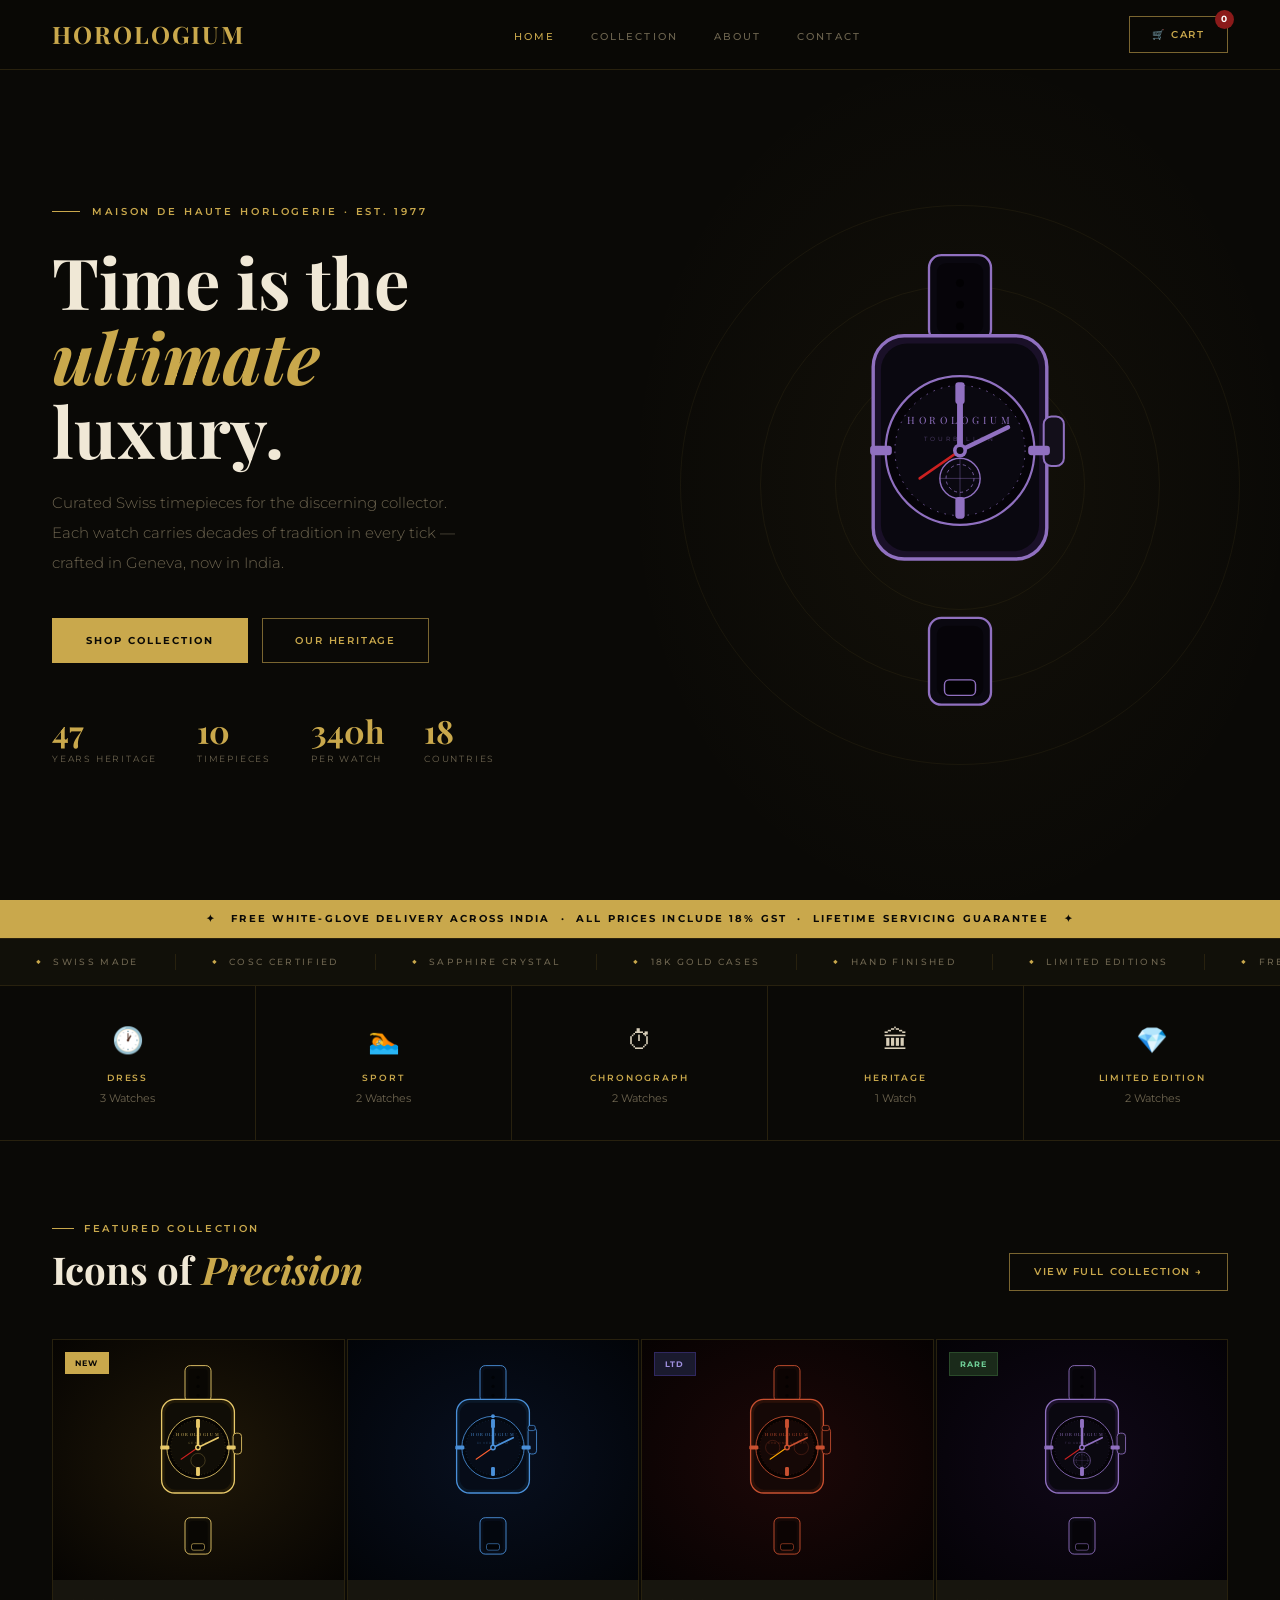
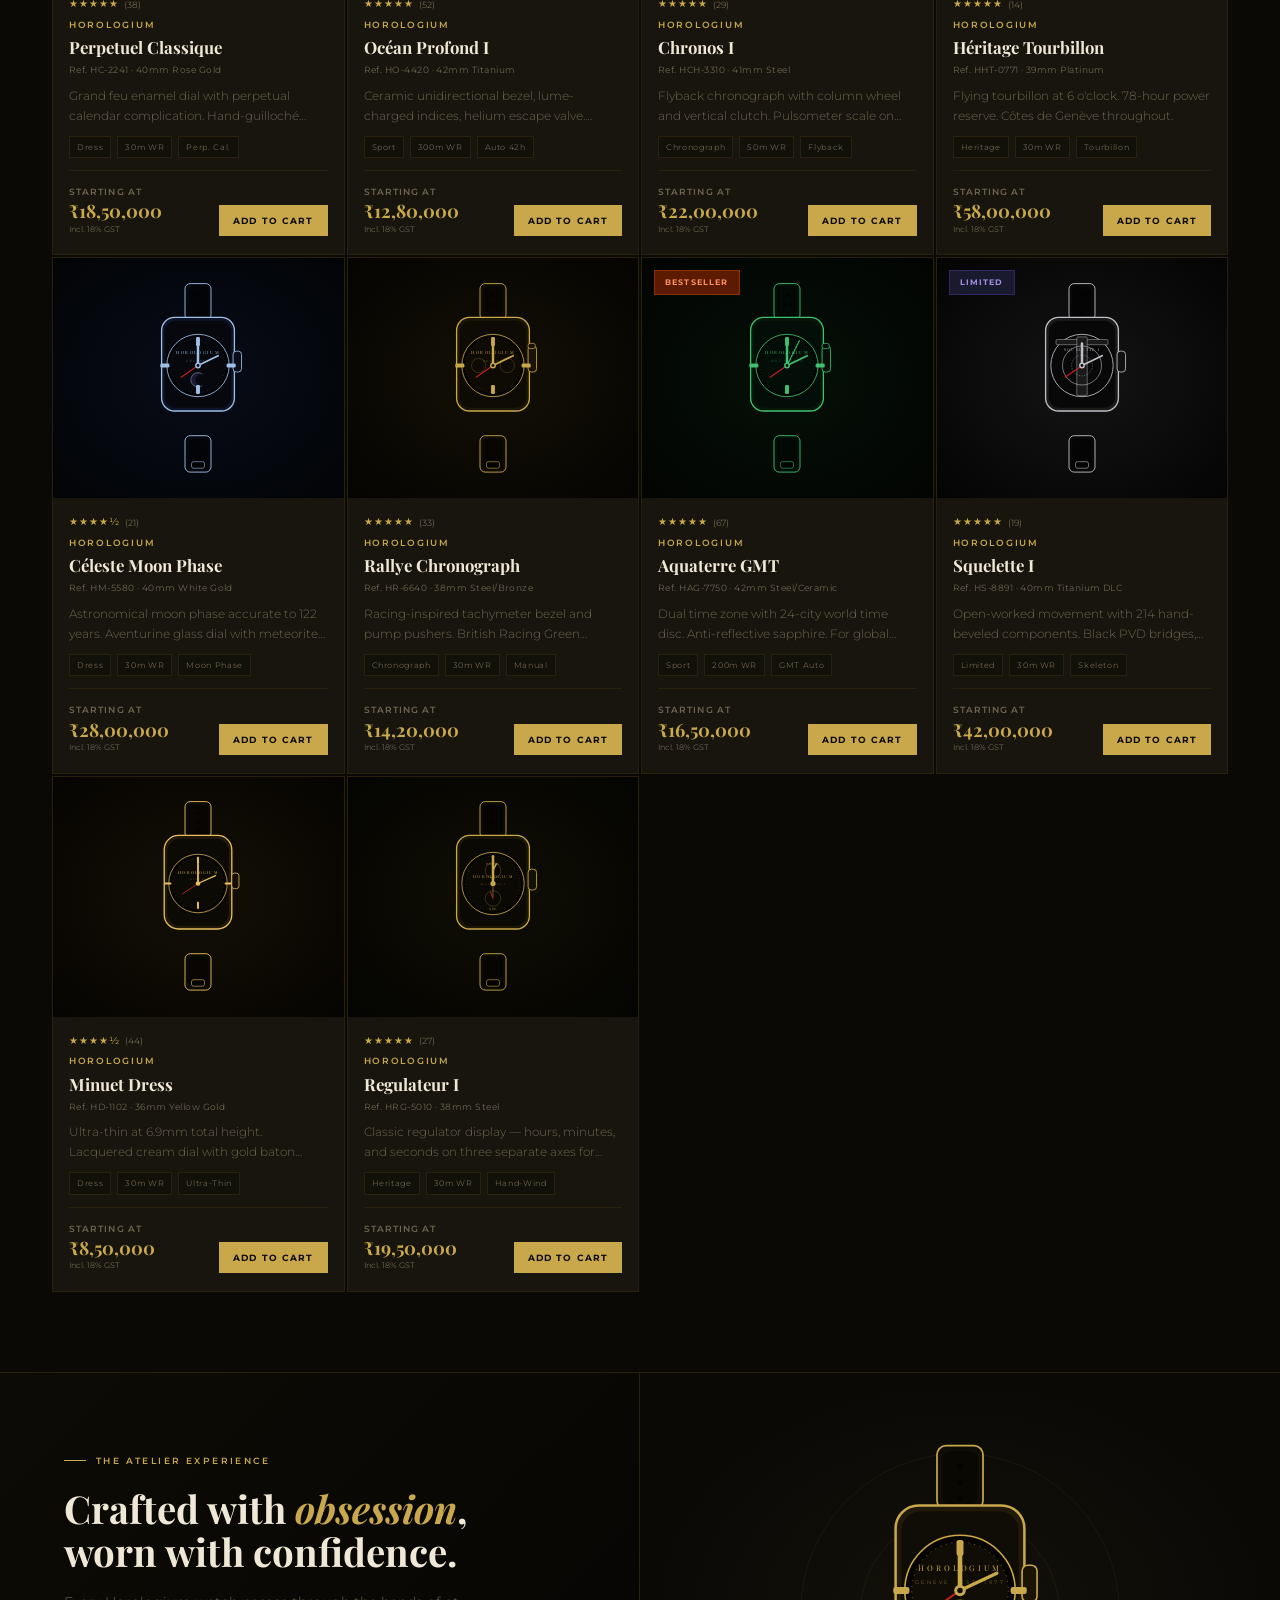
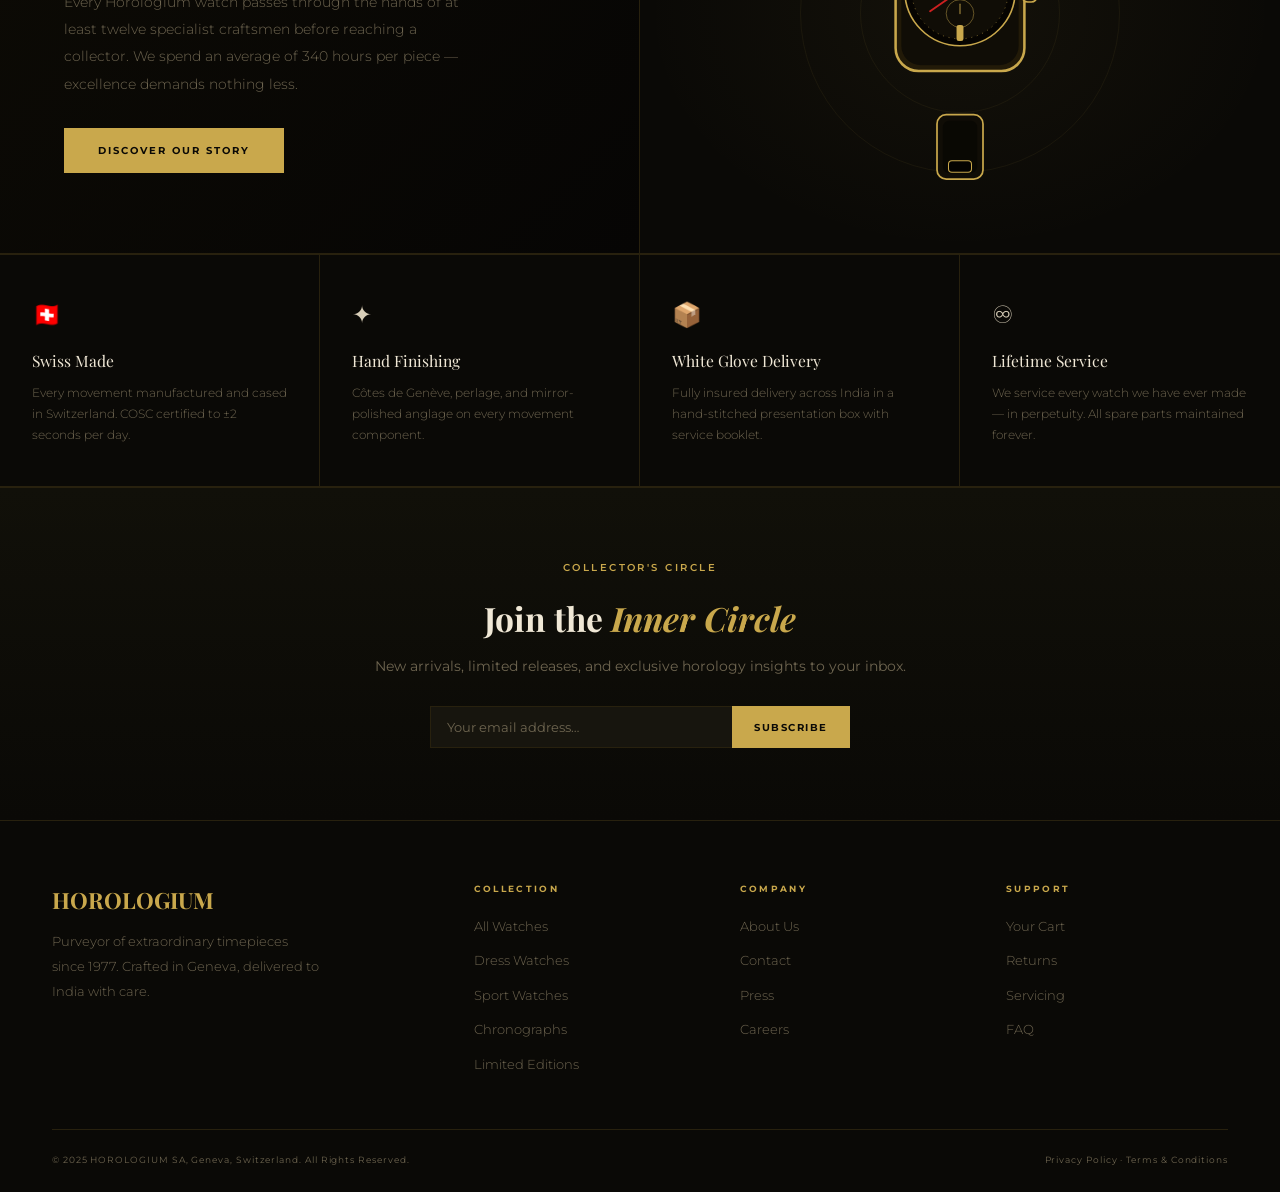
<file: index.html>
<!DOCTYPE html>
<html lang="en">
<head>
  <!-- Google tag (gtag.js) -->
<script async src="https://www.googletagmanager.com/gtag/js?id=G-4HZL4SSSK9"></script>
<script>
  window.dataLayer = window.dataLayer || [];
  function gtag(){dataLayer.push(arguments);}
  gtag('js', new Date());

  gtag('config', 'G-4HZL4SSSK9');
</script>
<!-- Google Tag Manager -->
<script>(function(w,d,s,l,i){w[l]=w[l]||[];w[l].push({'gtm.start':
new Date().getTime(),event:'gtm.js'});var f=d.getElementsByTagName(s)[0],
j=d.createElement(s),dl=l!='dataLayer'?'&l='+l:'';j.async=true;j.src=
'https://www.googletagmanager.com/gtm.js?id='+i+dl;f.parentNode.insertBefore(j,f);
})(window,document,'script','dataLayer','GTM-5T9J9LD3');</script>
<!-- End Google Tag Manager -->
<meta charset="UTF-8"/>
<meta name="viewport" content="width=device-width,initial-scale=1"/>
<title>HOROLOGIUM — Fine Timepieces</title>
<link href="https://fonts.googleapis.com/css2?family=Playfair+Display:ital,wght@0,600;0,700;1,600&family=Montserrat:wght@300;400;500;600&display=swap" rel="stylesheet"/>
<style>
/* ── RESET ── */
*,*::before,*::after{box-sizing:border-box;margin:0;padding:0}
html{scroll-behavior:smooth}
body{background:#0a0906;color:#d8ceb8;font-family:'Montserrat',sans-serif;font-size:15px;line-height:1.7;overflow-x:hidden}
a{text-decoration:none;color:inherit}
button{cursor:pointer;font-family:'Montserrat',sans-serif}
img{display:block;max-width:100%}
::-webkit-scrollbar{width:5px}
::-webkit-scrollbar-track{background:#0a0906}
::-webkit-scrollbar-thumb{background:#7a6530;border-radius:3px}

/* ── NAV ── */
nav{
  position:fixed;top:0;left:0;right:0;z-index:999;
  height:70px;display:flex;align-items:center;justify-content:space-between;
  padding:0 52px;
  background:rgba(10,9,6,0.95);
  backdrop-filter:blur(14px);
  border-bottom:1px solid #28210e;
}
.logo{
  font-family:'Playfair Display',serif;
  font-size:1.5rem;font-weight:700;
  color:#c9a84c;letter-spacing:0.08em;
}
.nav-links{display:flex;gap:36px;list-style:none}
.nav-links a{
  font-size:0.65rem;font-weight:500;
  letter-spacing:0.2em;text-transform:uppercase;
  color:#6e6550;transition:color 0.2s;
}
.nav-links a:hover,.nav-links a.active{color:#c9a84c}
.cart-pill{
  position:relative;
  display:inline-flex;align-items:center;gap:8px;
  padding:9px 22px;
  border:1px solid #7a6530;color:#c9a84c;background:transparent;
  font-size:0.62rem;font-weight:600;letter-spacing:0.18em;text-transform:uppercase;
  transition:all 0.22s;
}
.cart-pill:hover{background:#c9a84c;color:#0a0906}
.cart-pill a{color:inherit;display:flex;align-items:center;gap:8px}
#badge{
  position:absolute;top:-7px;right:-7px;
  width:19px;height:19px;border-radius:50%;
  background:#8b1a1a;color:#fff;
  font-size:0.55rem;font-weight:700;
  display:flex;align-items:center;justify-content:center;
}

/* ── HERO ── */
.hero{
  min-height:100vh;padding-top:70px;
  display:grid;grid-template-columns:1fr 1fr;
  position:relative;overflow:hidden;
}
.hero-left{
  display:flex;flex-direction:column;justify-content:center;
  padding:80px 56px 80px 52px;
}
.hero-tag{
  display:inline-flex;align-items:center;gap:12px;
  font-size:0.6rem;font-weight:600;letter-spacing:0.3em;text-transform:uppercase;
  color:#c9a84c;margin-bottom:24px;
}
.hero-tag::before{content:'';width:28px;height:1px;background:#c9a84c}
.hero-h1{
  font-family:'Playfair Display',serif;
  font-size:clamp(2.6rem,5.5vw,4.8rem);
  font-weight:700;color:#f0e8d6;
  line-height:1.06;margin-bottom:20px;
}
.hero-h1 em{font-style:italic;color:#c9a84c}
.hero-p{
  font-size:0.96rem;font-weight:300;color:#6e6550;
  max-width:420px;line-height:1.95;margin-bottom:40px;
}
.hero-btns{display:flex;gap:14px;flex-wrap:wrap;margin-bottom:52px}
.btn-gold{
  padding:14px 34px;background:#c9a84c;color:#0a0906;
  border:none;font-size:0.63rem;font-weight:700;
  letter-spacing:0.2em;text-transform:uppercase;
  transition:all 0.22s;display:inline-block;
}
.btn-gold:hover{background:#e8c96a;transform:translateY(-2px)}
.btn-ghost{
  padding:13px 32px;background:transparent;
  color:#c9a84c;border:1px solid #7a6530;
  font-size:0.63rem;font-weight:600;
  letter-spacing:0.18em;text-transform:uppercase;
  transition:all 0.22s;display:inline-block;
}
.btn-ghost:hover{background:rgba(201,168,76,0.09);border-color:#c9a84c}
.hero-stats{display:flex;gap:40px}
.stat-n{font-family:'Playfair Display',serif;font-size:2rem;font-weight:700;color:#c9a84c;line-height:1}
.stat-l{font-size:0.56rem;letter-spacing:0.2em;text-transform:uppercase;color:#6e6550;margin-top:4px}

.hero-right{
  position:relative;display:flex;align-items:center;justify-content:center;overflow:hidden;
  background:radial-gradient(ellipse 75% 75% at 50% 50%,rgba(201,168,76,0.05) 0%,transparent 70%);
}
.ring{position:absolute;border-radius:50%;border:1px solid rgba(201,168,76,0.07)}
.r1{width:560px;height:560px;animation:rspin 48s linear infinite}
.r2{width:400px;height:400px;animation:rspin 32s linear infinite reverse}
.r3{width:250px;height:250px;animation:rspin 20s linear infinite}
@keyframes rspin{to{transform:rotate(360deg)}}
.hero-watch{position:relative;z-index:2;animation:wfloat 7s ease-in-out infinite}
@keyframes wfloat{0%,100%{transform:translateY(0) rotate(-2deg)}50%{transform:translateY(-18px) rotate(2deg)}}

/* ── ANNOUNCE BAR ── */
.announce{
  background:#c9a84c;color:#0a0906;
  text-align:center;padding:11px 20px;
  font-size:0.6rem;font-weight:700;letter-spacing:0.22em;text-transform:uppercase;
}

/* ── MARQUEE ── */
.marquee{border-top:1px solid #28210e;border-bottom:1px solid #28210e;padding:15px 0;overflow:hidden;background:#111009}
.marquee-track{display:flex;width:max-content;animation:mscroll 28s linear infinite}
.mitem{display:flex;align-items:center;gap:10px;padding:0 36px;border-right:1px solid #28210e;font-size:0.56rem;font-weight:500;letter-spacing:0.26em;text-transform:uppercase;color:#6e6550;white-space:nowrap}
.mitem span{color:#c9a84c;font-size:0.48rem}
@keyframes mscroll{from{transform:translateX(0)}to{transform:translateX(-50%)}}

/* ── CATEGORY ROW ── */
.cats{display:grid;grid-template-columns:repeat(5,1fr);border-bottom:1px solid #28210e}
.cat-tile{
  padding:32px 20px;border-right:1px solid #28210e;text-align:center;
  transition:background 0.22s;cursor:pointer;display:block;
}
.cat-tile:last-child{border-right:none}
.cat-tile:hover{background:#17150e}
.cat-ico{font-size:1.6rem;margin-bottom:9px}
.cat-n{font-size:0.58rem;font-weight:600;letter-spacing:0.2em;text-transform:uppercase;color:#c9a84c;margin-bottom:3px}
.cat-c{font-size:0.7rem;color:#6e6550}

/* ── SECTION ── */
.section{padding:80px 52px}
.sec-top{display:flex;align-items:flex-end;justify-content:space-between;margin-bottom:48px;flex-wrap:wrap;gap:14px}
.sec-eyebrow{display:flex;align-items:center;gap:10px;font-size:0.6rem;font-weight:600;letter-spacing:0.28em;text-transform:uppercase;color:#c9a84c;margin-bottom:10px}
.sec-eyebrow::before{content:'';width:22px;height:1px;background:#c9a84c}
.sec-h2{font-family:'Playfair Display',serif;font-size:clamp(1.7rem,3vw,2.4rem);font-weight:700;color:#f0e8d6;line-height:1.15}
.sec-h2 em{font-style:italic;color:#c9a84c}
.see-all{padding:10px 24px;background:transparent;border:1px solid #7a6530;color:#c9a84c;font-size:0.6rem;font-weight:600;letter-spacing:0.16em;text-transform:uppercase;transition:all 0.22s;display:inline-block;white-space:nowrap}
.see-all:hover{background:#c9a84c;color:#0a0906}

/* ── PRODUCT GRID ── */
.grid{display:grid;grid-template-columns:repeat(5,1fr);gap:2px}

/* ── PRODUCT CARD ── */
.card{
  background:#17150e;border:1px solid #28210e;
  display:flex;flex-direction:column;
  position:relative;
  transition:border-color 0.28s,transform 0.28s,box-shadow 0.28s;
}
.card:hover{border-color:#3d3010;transform:translateY(-6px);box-shadow:0 20px 52px rgba(0,0,0,0.65);z-index:2}

/* badge */
.badge{position:absolute;top:12px;left:12px;z-index:1;padding:4px 10px;font-size:0.52rem;font-weight:700;letter-spacing:0.14em;text-transform:uppercase}
.b-new{background:#c9a84c;color:#0a0906}
.b-ltd{background:#1a1a2e;color:#a090e0;border:1px solid #302860}
.b-rare{background:#1a2a1a;color:#6fcf97;border:1px solid #2a4a2a}
.b-hot{background:#5c1a00;color:#ff9060;border:1px solid #8b3000}

/* wish */
.wish{position:absolute;top:12px;right:12px;width:28px;height:28px;border-radius:50%;background:rgba(10,9,6,0.7);border:1px solid #28210e;display:flex;align-items:center;justify-content:center;font-size:0.72rem;color:#6e6550;transition:all 0.2s;cursor:pointer}
.wish:hover{border-color:#c9a84c;color:#c9a84c}

/* watch image area */
.card-img{
  height:240px;display:flex;align-items:center;justify-content:center;
  position:relative;overflow:hidden;cursor:pointer;
}
.card-img svg{transition:transform 0.5s cubic-bezier(0.34,1.56,0.64,1)}
.card:hover .card-img svg{transform:scale(1.1) rotate(5deg)}

/* rating */
.rating{display:flex;align-items:center;gap:5px;margin-bottom:5px}
.stars{color:#c9a84c;font-size:0.6rem;letter-spacing:1px}
.rcount{font-size:0.58rem;color:#6e6550}

/* body */
.card-body{padding:16px 16px 18px;display:flex;flex-direction:column;flex:1}
.c-brand{font-size:0.54rem;font-weight:600;letter-spacing:0.2em;text-transform:uppercase;color:#c9a84c;margin-bottom:5px}
.c-name{font-family:'Playfair Display',serif;font-size:1.05rem;font-weight:700;color:#f0e8d6;line-height:1.25;margin-bottom:4px}
.c-ref{font-size:0.58rem;color:#6e6550;letter-spacing:0.05em;margin-bottom:8px}
.c-desc{font-size:0.76rem;color:#6e6550;font-weight:300;line-height:1.65;margin-bottom:10px;flex:1;display:-webkit-box;-webkit-line-clamp:2;-webkit-box-orient:vertical;overflow:hidden}
.c-tags{display:flex;gap:6px;flex-wrap:wrap;margin-bottom:12px}
.c-tag{background:#111009;border:1px solid #28210e;padding:3px 7px;font-size:0.52rem;letter-spacing:0.08em;color:#6e6550}

/* footer */
.card-footer{border-top:1px solid #28210e;padding-top:13px;display:flex;align-items:flex-end;justify-content:space-between;gap:8px}
.price-lbl{font-size:0.56rem;font-weight:600;letter-spacing:0.12em;text-transform:uppercase;color:#6e6550;margin-bottom:3px}
.price{font-family:'Playfair Display',serif;font-size:1.15rem;font-weight:700;color:#c9a84c;line-height:1}
.gst{font-size:0.5rem;color:#6e6550;margin-top:2px}

/* ADD TO CART BUTTON */
.atc{
  padding:10px 14px;background:#c9a84c;color:#0a0906;
  border:none;
  font-size:0.58rem;font-weight:700;
  letter-spacing:0.12em;text-transform:uppercase;
  transition:all 0.22s;white-space:nowrap;flex-shrink:0;
}
.atc:hover{background:#e8c96a;transform:translateY(-1px)}
.atc:active{transform:scale(0.97)}
.atc.done{background:#3d3010;color:#c9a84c;pointer-events:none}

/* ── EDITORIAL ── */
.editorial{
  display:grid;grid-template-columns:1fr 1fr;
  border-top:1px solid #28210e;border-bottom:1px solid #28210e;
}
.ed-l{padding:80px 64px;background:linear-gradient(135deg,#0d0b05 0%,#060504 100%);display:flex;flex-direction:column;justify-content:center;border-right:1px solid #28210e}
.ed-tag{font-size:0.58rem;font-weight:600;letter-spacing:0.26em;text-transform:uppercase;color:#c9a84c;margin-bottom:18px;display:flex;align-items:center;gap:10px}
.ed-tag::before{content:'';width:22px;height:1px;background:#c9a84c}
.ed-h2{font-family:'Playfair Display',serif;font-size:clamp(1.7rem,3vw,2.7rem);font-weight:700;color:#f0e8d6;line-height:1.12;margin-bottom:16px}
.ed-h2 em{font-style:italic;color:#c9a84c}
.ed-p{font-size:0.88rem;color:#6e6550;font-weight:300;line-height:1.95;margin-bottom:30px;max-width:400px}
.ed-r{display:flex;align-items:center;justify-content:center;min-height:400px;background:radial-gradient(ellipse at center,rgba(201,168,76,0.05) 0%,transparent 70%);position:relative;overflow:hidden}
.ed-r::before,.ed-r::after{content:'';position:absolute;border-radius:50%;border:1px solid rgba(201,168,76,0.07)}
.ed-r::before{width:320px;height:320px}
.ed-r::after{width:200px;height:200px}

/* ── WHY STRIP ── */
.why{display:grid;grid-template-columns:repeat(4,1fr);border-top:1px solid #28210e;border-bottom:1px solid #28210e}
.why-item{padding:40px 32px;border-right:1px solid #28210e;transition:background 0.22s}
.why-item:last-child{border-right:none}
.why-item:hover{background:#111009}
.why-ico{font-size:1.5rem;margin-bottom:12px}
.why-t{font-family:'Playfair Display',serif;font-size:0.98rem;color:#f0e8d6;margin-bottom:7px}
.why-d{font-size:0.78rem;color:#6e6550;font-weight:300;line-height:1.7}

/* ── NEWSLETTER ── */
.newsletter{padding:72px 52px;text-align:center;background:linear-gradient(180deg,#111009 0%,#0a0906 100%);border-top:1px solid #28210e}
.nl-tag{font-size:0.6rem;font-weight:600;letter-spacing:0.26em;text-transform:uppercase;color:#c9a84c;margin-bottom:14px}
.nl-h2{font-family:'Playfair Display',serif;font-size:clamp(1.5rem,2.8vw,2.1rem);color:#f0e8d6;margin-bottom:8px}
.nl-h2 em{font-style:italic;color:#c9a84c}
.nl-p{font-size:0.86rem;color:#6e6550;margin-bottom:28px}
.nl-form{display:flex;max-width:420px;margin:0 auto}
.nl-form input{flex:1;background:#17150e;border:1px solid #28210e;border-right:none;color:#f0e8d6;padding:12px 16px;font-size:0.82rem;outline:none;font-family:'Montserrat',sans-serif}
.nl-form input::placeholder{color:#6e6550}
.nl-form button{padding:12px 22px;background:#c9a84c;color:#0a0906;font-size:0.6rem;font-weight:700;letter-spacing:0.16em;text-transform:uppercase;border:none;cursor:pointer;transition:background 0.2s}
.nl-form button:hover{background:#e8c96a}

/* ── TOAST ── */
#toast{
  position:fixed;bottom:26px;right:26px;z-index:9999;
  background:#17150e;border:1px solid #c9a84c;
  padding:13px 20px;display:flex;align-items:center;gap:9px;
  font-size:0.64rem;font-weight:500;letter-spacing:0.1em;color:#c9a84c;
  transform:translateY(80px);opacity:0;
  transition:all 0.4s cubic-bezier(0.34,1.56,0.64,1);
  pointer-events:none;max-width:300px;
}
#toast.show{transform:translateY(0);opacity:1}

/* ── FOOTER ── */
footer{border-top:1px solid #28210e;padding:60px 52px 24px}
.f-grid{display:grid;grid-template-columns:1.7fr 1fr 1fr 1fr;gap:44px;margin-bottom:44px}
.f-logo{font-family:'Playfair Display',serif;font-size:1.4rem;font-weight:700;color:#c9a84c;margin-bottom:10px}
.f-tag{font-size:0.84rem;color:#6e6550;font-weight:300;line-height:1.85;max-width:270px;margin-bottom:20px}
.f-col h5{font-size:0.56rem;font-weight:700;letter-spacing:0.26em;text-transform:uppercase;color:#c9a84c;margin-bottom:16px}
.f-col ul{list-style:none}
.f-col ul li{margin-bottom:9px}
.f-col ul li a{font-size:0.84rem;color:#6e6550;font-weight:300;transition:color 0.2s}
.f-col ul li a:hover{color:#c9a84c}
.f-bottom{padding-top:22px;border-top:1px solid #28210e;display:flex;justify-content:space-between;flex-wrap:wrap;gap:10px}
.f-bottom p{font-size:0.58rem;letter-spacing:0.1em;color:#6e6550}

/* ── RESPONSIVE ── */
@media(max-width:1280px){.grid{grid-template-columns:repeat(4,1fr)}}
@media(max-width:1024px){
  nav{padding:0 28px}
  .hero{grid-template-columns:1fr}.hero-right{display:none}.hero-left{padding:100px 28px 60px}
  .cats{grid-template-columns:repeat(3,1fr)}
  .grid{grid-template-columns:repeat(3,1fr)}
  .editorial{grid-template-columns:1fr}.ed-r{display:none}
  .why{grid-template-columns:1fr 1fr}
  .section{padding:60px 28px}
  .f-grid{grid-template-columns:1fr 1fr;gap:32px}
  footer{padding:44px 28px 20px}
}
@media(max-width:768px){
  nav{padding:0 18px}.nav-links{display:none}
  .grid{grid-template-columns:repeat(2,1fr)}
  .cats{grid-template-columns:repeat(2,1fr)}
  .why{grid-template-columns:1fr}
  .f-grid{grid-template-columns:1fr}
  .section{padding:44px 18px}
  footer{padding:36px 18px 16px}
  .hero-stats{gap:22px}
}
@media(max-width:480px){.grid{grid-template-columns:1fr}}
</style>
</head>
<body>
  <!-- Google Tag Manager (noscript) -->
<noscript><iframe src="https://www.googletagmanager.com/ns.html?id=GTM-5T9J9LD3"
height="0" width="0" style="display:none;visibility:hidden"></iframe></noscript>
<!-- End Google Tag Manager (noscript) -->

<!-- TOAST -->
<div id="toast"><span>✦</span><span id="tmsg"></span></div>

<!-- NAV -->
<nav>
  <a href="index.html" class="logo">HOROLOGIUM</a>
  <ul class="nav-links">
    <li><a href="index.html" class="active">Home</a></li>
    <li><a href="watches.html">Collection</a></li>
    <li><a href="aboutus.html">About</a></li>
    <li><a href="contactus.html">Contact</a></li>
  </ul>
  <div class="cart-pill">
    <a href="cart.html">🛒 Cart</a>
    <span id="badge">0</span>
  </div>
</nav>

<!-- HERO -->
<section class="hero">
  <div class="hero-left">
    <div class="hero-tag">Maison de Haute Horlogerie · Est. 1977</div>
    <h1 class="hero-h1">Time is the<br/><em>ultimate</em><br/>luxury.</h1>
    <p class="hero-p">Curated Swiss timepieces for the discerning collector. Each watch carries decades of tradition in every tick — crafted in Geneva, now in India.</p>
    <div class="hero-btns">
      <a href="watches.html" class="btn-gold">Shop Collection</a>
      <a href="aboutus.html" class="btn-ghost">Our Heritage</a>
    </div>
    <div class="hero-stats">
      <div><div class="stat-n">47</div><div class="stat-l">Years Heritage</div></div>
      <div><div class="stat-n">10</div><div class="stat-l">Timepieces</div></div>
      <div><div class="stat-n">340h</div><div class="stat-l">Per Watch</div></div>
      <div><div class="stat-n">18</div><div class="stat-l">Countries</div></div>
    </div>
  </div>
  <div class="hero-right">
    <div class="ring r1"></div><div class="ring r2"></div><div class="ring r3"></div>
    <div class="hero-watch">
      <!-- Hero watch — Heritage Tourbillon, purple accent -->
      <svg viewBox="0 0 200 300" xmlns="http://www.w3.org/2000/svg" width="310" height="465">
        <rect x="80" y="4" width="40" height="56" rx="8" fill="#0a0810" stroke="#9070c0" stroke-width="1.5"/>
        <rect x="85" y="9" width="30" height="46" rx="6" fill="rgba(0,0,0,0.45)"/>
        <circle cx="100" cy="22" r="2.6" fill="rgba(0,0,0,0.6)"/>
        <circle cx="100" cy="36" r="2.6" fill="rgba(0,0,0,0.6)"/>
        <circle cx="100" cy="50" r="2.6" fill="rgba(0,0,0,0.6)"/>
        <rect x="44" y="56" width="112" height="144" rx="20" fill="#1a1028" stroke="#9070c0" stroke-width="2.2"/>
        <rect x="49" y="61" width="102" height="134" rx="17" fill="#0a0810"/>
        <rect x="154" y="108" width="13" height="32" rx="5" fill="#130f1a" stroke="#9070c0" stroke-width="1.3"/>
        <circle cx="100" cy="130" r="48" fill="#050308" stroke="#9070c0" stroke-width="1.4"/>
        <circle cx="100" cy="130" r="42" fill="#0a0810" stroke="#9070c0" stroke-width="0.5" stroke-dasharray="1 4"/>
        <rect x="97" y="86" width="6" height="14" rx="2" fill="#9070c0"/>
        <rect x="97" y="160" width="6" height="14" rx="2" fill="#9070c0"/>
        <rect x="144" y="127" width="14" height="6" rx="2" fill="#9070c0"/>
        <rect x="42" y="127" width="14" height="6" rx="2" fill="#9070c0"/>
        <text x="100" y="113" text-anchor="middle" fill="#9070c0" font-size="6.5" font-family="Playfair Display,serif" letter-spacing="2.5">HOROLOGIUM</text>
        <text x="100" y="124" text-anchor="middle" fill="#9070c0" font-size="4" font-family="Montserrat,sans-serif" letter-spacing="2" opacity="0.55">TOURBILLON</text>
        <circle cx="100" cy="148" r="13" fill="none" stroke="#9070c0" stroke-width="0.9"/>
        <circle cx="100" cy="148" r="9" fill="none" stroke="#9070c0" stroke-width="0.5" stroke-dasharray="2 2"/>
        <line x1="100" y1="135" x2="100" y2="161" stroke="#9070c0" stroke-width="0.5" opacity="0.5"/>
        <line x1="87" y1="148" x2="113" y2="148" stroke="#9070c0" stroke-width="0.5" opacity="0.5"/>
        <line x1="100" y1="130" x2="100" y2="96" stroke="#9070c0" stroke-width="3.8" stroke-linecap="round"/>
        <line x1="100" y1="130" x2="131" y2="115" stroke="#9070c0" stroke-width="2.8" stroke-linecap="round"/>
        <line x1="100" y1="130" x2="74" y2="148" stroke="#cc2020" stroke-width="1.7" stroke-linecap="round"/>
        <circle cx="100" cy="130" r="4.5" fill="#9070c0"/>
        <circle cx="100" cy="130" r="2.2" fill="#0a0810"/>
        <rect x="80" y="238" width="40" height="56" rx="8" fill="#0a0810" stroke="#9070c0" stroke-width="1.5"/>
        <rect x="85" y="243" width="30" height="46" rx="6" fill="rgba(0,0,0,0.45)"/>
        <rect x="90" y="278" width="20" height="10" rx="3" fill="rgba(0,0,0,0.55)" stroke="#9070c0" stroke-width="0.9"/>
      </svg>
    </div>
  </div>
</section>

<!-- ANNOUNCE BAR -->
<div class="announce">✦ &nbsp; Free White-Glove Delivery Across India &nbsp;·&nbsp; All Prices Include 18% GST &nbsp;·&nbsp; Lifetime Servicing Guarantee &nbsp; ✦</div>

<!-- MARQUEE -->
<div class="marquee">
  <div class="marquee-track">
    <div class="mitem"><span>◆</span>Swiss Made</div>
    <div class="mitem"><span>◆</span>COSC Certified</div>
    <div class="mitem"><span>◆</span>Sapphire Crystal</div>
    <div class="mitem"><span>◆</span>18k Gold Cases</div>
    <div class="mitem"><span>◆</span>Hand Finished</div>
    <div class="mitem"><span>◆</span>Limited Editions</div>
    <div class="mitem"><span>◆</span>Free Delivery India</div>
    <div class="mitem"><span>◆</span>Lifetime Service</div>
    <div class="mitem"><span>◆</span>Geneva Hallmark</div>
    <div class="mitem"><span>◆</span>18% GST Included</div>
    <div class="mitem"><span>◆</span>Swiss Made</div>
    <div class="mitem"><span>◆</span>COSC Certified</div>
    <div class="mitem"><span>◆</span>Sapphire Crystal</div>
    <div class="mitem"><span>◆</span>18k Gold Cases</div>
    <div class="mitem"><span>◆</span>Hand Finished</div>
    <div class="mitem"><span>◆</span>Limited Editions</div>
    <div class="mitem"><span>◆</span>Free Delivery India</div>
    <div class="mitem"><span>◆</span>Lifetime Service</div>
    <div class="mitem"><span>◆</span>Geneva Hallmark</div>
    <div class="mitem"><span>◆</span>18% GST Included</div>
  </div>
</div>

<!-- CATEGORIES -->
<div class="cats">
  <a href="watches.html?cat=dress" class="cat-tile"><div class="cat-ico">🕐</div><div class="cat-n">Dress</div><div class="cat-c">3 Watches</div></a>
  <a href="watches.html?cat=sport" class="cat-tile"><div class="cat-ico">🏊</div><div class="cat-n">Sport</div><div class="cat-c">2 Watches</div></a>
  <a href="watches.html?cat=chronograph" class="cat-tile"><div class="cat-ico">⏱</div><div class="cat-n">Chronograph</div><div class="cat-c">2 Watches</div></a>
  <a href="watches.html?cat=heritage" class="cat-tile"><div class="cat-ico">🏛</div><div class="cat-n">Heritage</div><div class="cat-c">1 Watch</div></a>
  <a href="watches.html?cat=limited" class="cat-tile"><div class="cat-ico">💎</div><div class="cat-n">Limited Edition</div><div class="cat-c">2 Watches</div></a>
</div>

<!-- ═══════════════════════════════════════════════
     FEATURED WATCHES — 10 HARDCODED CARDS
════════════════════════════════════════════════ -->
<section class="section">
  <div class="sec-top">
    <div>
      <div class="sec-eyebrow">Featured Collection</div>
      <h2 class="sec-h2">Icons of <em>Precision</em></h2>
    </div>
    <a href="watches.html" class="see-all">View Full Collection →</a>
  </div>

  <div class="grid">

    <!-- ═══ WATCH 1 — Perpetuel Classique ═══ -->
    <div class="card">
      <div class="badge b-new">New</div>
      <button class="wish">♡</button>
      <div class="card-img" style="background:radial-gradient(ellipse at center,#201808 0%,#060402 100%)">
        <svg viewBox="0 0 200 300" xmlns="http://www.w3.org/2000/svg" width="130" height="195">
          <rect x="80" y="4" width="40" height="56" rx="8" fill="#100d06" stroke="#e8c96a" stroke-width="1.4"/>
          <rect x="85" y="9" width="30" height="46" rx="6" fill="rgba(0,0,0,0.4)"/>
          <circle cx="100" cy="22" r="2.5" fill="rgba(0,0,0,0.55)"/>
          <circle cx="100" cy="36" r="2.5" fill="rgba(0,0,0,0.55)"/>
          <circle cx="100" cy="50" r="2.5" fill="rgba(0,0,0,0.55)"/>
          <rect x="44" y="56" width="112" height="144" rx="20" fill="#221a08" stroke="#e8c96a" stroke-width="2"/>
          <rect x="49" y="61" width="102" height="134" rx="17" fill="#100d06"/>
          <rect x="154" y="108" width="13" height="32" rx="5" fill="#1a1306" stroke="#e8c96a" stroke-width="1.3"/>
          <circle cx="100" cy="130" r="48" fill="#060401" stroke="#e8c96a" stroke-width="1.3"/>
          <circle cx="100" cy="130" r="42" fill="#100d06" stroke="#e8c96a" stroke-width="0.4" stroke-dasharray="1 4"/>
          <rect x="97" y="86" width="6" height="14" rx="2" fill="#e8c96a"/>
          <rect x="97" y="160" width="6" height="14" rx="2" fill="#e8c96a"/>
          <rect x="144" y="127" width="14" height="6" rx="2" fill="#e8c96a"/>
          <rect x="42" y="127" width="14" height="6" rx="2" fill="#e8c96a"/>
          <text x="100" y="113" text-anchor="middle" fill="#e8c96a" font-size="6.5" font-family="Playfair Display,serif" letter-spacing="2.5">HOROLOGIUM</text>
          <text x="100" y="124" text-anchor="middle" fill="#e8c96a" font-size="4" font-family="Montserrat,sans-serif" letter-spacing="2" opacity="0.5">GENEVE</text>
          <circle cx="100" cy="150" r="11" fill="none" stroke="#e8c96a" stroke-width="0.7" opacity="0.5"/>
          <line x1="100" y1="130" x2="100" y2="96" stroke="#e8c96a" stroke-width="3.8" stroke-linecap="round"/>
          <line x1="100" y1="130" x2="131" y2="115" stroke="#e8c96a" stroke-width="2.8" stroke-linecap="round"/>
          <line x1="100" y1="130" x2="74" y2="148" stroke="#cc2020" stroke-width="1.6" stroke-linecap="round"/>
          <circle cx="100" cy="130" r="4.5" fill="#e8c96a"/>
          <circle cx="100" cy="130" r="2.2" fill="#100d06"/>
          <rect x="80" y="238" width="40" height="56" rx="8" fill="#100d06" stroke="#e8c96a" stroke-width="1.4"/>
          <rect x="85" y="243" width="30" height="46" rx="6" fill="rgba(0,0,0,0.4)"/>
          <rect x="90" y="278" width="20" height="10" rx="3" fill="rgba(0,0,0,0.5)" stroke="#e8c96a" stroke-width="0.9"/>
        </svg>
      </div>
      <div class="card-body">
        <div class="rating"><span class="stars">★★★★★</span><span class="rcount">(38)</span></div>
        <div class="c-brand">Horologium</div>
        <div class="c-name">Perpetuel Classique</div>
        <div class="c-ref">Ref. HC-2241 · 40mm Rose Gold</div>
        <div class="c-desc">Grand feu enamel dial with perpetual calendar complication. Hand-guilloché seconds.</div>
        <div class="c-tags"><span class="c-tag">Dress</span><span class="c-tag">30m WR</span><span class="c-tag">Perp. Cal.</span></div>
        <div class="card-footer">
          <div>
            <div class="price-lbl">Starting at</div>
            <div class="price">₹18,50,000</div>
            <div class="gst">Incl. 18% GST</div>
          </div>
          <button class="atc" onclick="addToCart('W001','Perpetuel Classique','1850000',this)">Add to Cart</button>
        </div>
      </div>
    </div>

    <!-- ═══ WATCH 2 — Ocean Profond I ═══ -->
    <div class="card">
      <button class="wish">♡</button>
      <div class="card-img" style="background:radial-gradient(ellipse at center,#081020 0%,#020408 100%)">
        <svg viewBox="0 0 200 300" xmlns="http://www.w3.org/2000/svg" width="130" height="195">
          <rect x="80" y="4" width="40" height="56" rx="8" fill="#060c18" stroke="#4a90d9" stroke-width="1.4"/>
          <rect x="85" y="9" width="30" height="46" rx="6" fill="rgba(0,0,0,0.4)"/>
          <circle cx="100" cy="22" r="2.5" fill="rgba(0,0,0,0.55)"/>
          <circle cx="100" cy="36" r="2.5" fill="rgba(0,0,0,0.55)"/>
          <circle cx="100" cy="50" r="2.5" fill="rgba(0,0,0,0.55)"/>
          <rect x="44" y="56" width="112" height="144" rx="20" fill="#0a1828" stroke="#4a90d9" stroke-width="2"/>
          <rect x="49" y="61" width="102" height="134" rx="17" fill="#060c18"/>
          <rect x="154" y="100" width="13" height="40" rx="5" fill="#081020" stroke="#4a90d9" stroke-width="1.3"/>
          <rect x="154" y="96" width="11" height="8" rx="3" fill="#081020" stroke="#4a90d9" stroke-width="1.1"/>
          <circle cx="100" cy="130" r="48" fill="#030810" stroke="#4a90d9" stroke-width="1.3"/>
          <circle cx="100" cy="130" r="42" fill="#060c18" stroke="#4a90d9" stroke-width="0.4" stroke-dasharray="1 4"/>
          <circle cx="100" cy="82" r="3" fill="#4a90d9"/>
          <rect x="97" y="86" width="6" height="14" rx="2" fill="#4a90d9"/>
          <rect x="97" y="160" width="6" height="14" rx="2" fill="#4a90d9"/>
          <rect x="144" y="127" width="14" height="6" rx="2" fill="#4a90d9"/>
          <rect x="42" y="127" width="14" height="6" rx="2" fill="#4a90d9"/>
          <text x="100" y="113" text-anchor="middle" fill="#4a90d9" font-size="6.5" font-family="Playfair Display,serif" letter-spacing="2.5">HOROLOGIUM</text>
          <text x="100" y="124" text-anchor="middle" fill="#4a90d9" font-size="4" font-family="Montserrat,sans-serif" letter-spacing="2" opacity="0.55">DIVER 300M</text>
          <line x1="100" y1="130" x2="100" y2="96" stroke="#4a90d9" stroke-width="3.8" stroke-linecap="round"/>
          <line x1="100" y1="130" x2="131" y2="115" stroke="#4a90d9" stroke-width="2.8" stroke-linecap="round"/>
          <line x1="100" y1="130" x2="74" y2="148" stroke="#ff6030" stroke-width="1.6" stroke-linecap="round"/>
          <circle cx="100" cy="130" r="4.5" fill="#4a90d9"/>
          <circle cx="100" cy="130" r="2.2" fill="#060c18"/>
          <rect x="80" y="238" width="40" height="56" rx="8" fill="#060c18" stroke="#4a90d9" stroke-width="1.4"/>
          <rect x="85" y="243" width="30" height="46" rx="6" fill="rgba(0,0,0,0.4)"/>
          <rect x="90" y="278" width="20" height="10" rx="3" fill="rgba(0,0,0,0.5)" stroke="#4a90d9" stroke-width="0.9"/>
        </svg>
      </div>
      <div class="card-body">
        <div class="rating"><span class="stars">★★★★★</span><span class="rcount">(52)</span></div>
        <div class="c-brand">Horologium</div>
        <div class="c-name">Océan Profond I</div>
        <div class="c-ref">Ref. HO-4420 · 42mm Titanium</div>
        <div class="c-desc">Ceramic unidirectional bezel, lume-charged indices, helium escape valve. 300m water resistance.</div>
        <div class="c-tags"><span class="c-tag">Sport</span><span class="c-tag">300m WR</span><span class="c-tag">Auto 42h</span></div>
        <div class="card-footer">
          <div>
            <div class="price-lbl">Starting at</div>
            <div class="price">₹12,80,000</div>
            <div class="gst">Incl. 18% GST</div>
          </div>
          <button class="atc" onclick="addToCart('W002','Océan Profond I','1280000',this)">Add to Cart</button>
        </div>
      </div>
    </div>

    <!-- ═══ WATCH 3 — Chronos I ═══ -->
    <div class="card">
      <div class="badge b-ltd">LTD</div>
      <button class="wish">♡</button>
      <div class="card-img" style="background:radial-gradient(ellipse at center,#1e0808 0%,#060202 100%)">
        <svg viewBox="0 0 200 300" xmlns="http://www.w3.org/2000/svg" width="130" height="195">
          <rect x="80" y="4" width="40" height="56" rx="8" fill="#150806" stroke="#c85030" stroke-width="1.4"/>
          <rect x="85" y="9" width="30" height="46" rx="6" fill="rgba(0,0,0,0.4)"/>
          <circle cx="100" cy="22" r="2.5" fill="rgba(0,0,0,0.55)"/>
          <circle cx="100" cy="36" r="2.5" fill="rgba(0,0,0,0.55)"/>
          <circle cx="100" cy="50" r="2.5" fill="rgba(0,0,0,0.55)"/>
          <rect x="44" y="56" width="112" height="144" rx="20" fill="#2a1008" stroke="#c85030" stroke-width="2"/>
          <rect x="49" y="61" width="102" height="134" rx="17" fill="#150806"/>
          <rect x="154" y="100" width="13" height="40" rx="5" fill="#1a0806" stroke="#c85030" stroke-width="1.3"/>
          <rect x="154" y="96" width="11" height="8" rx="3" fill="#1a0806" stroke="#c85030" stroke-width="1.1"/>
          <circle cx="100" cy="130" r="48" fill="#080200" stroke="#c85030" stroke-width="1.3"/>
          <circle cx="100" cy="130" r="42" fill="#150806" stroke="#c85030" stroke-width="0.4" stroke-dasharray="1 4"/>
          <circle cx="78" cy="130" r="11" fill="none" stroke="#c85030" stroke-width="0.7" opacity="0.5"/>
          <circle cx="122" cy="130" r="11" fill="none" stroke="#c85030" stroke-width="0.7" opacity="0.5"/>
          <rect x="97" y="86" width="6" height="14" rx="2" fill="#c85030"/>
          <rect x="97" y="160" width="6" height="14" rx="2" fill="#c85030"/>
          <rect x="144" y="127" width="14" height="6" rx="2" fill="#c85030"/>
          <rect x="42" y="127" width="14" height="6" rx="2" fill="#c85030"/>
          <text x="100" y="113" text-anchor="middle" fill="#c85030" font-size="6.5" font-family="Playfair Display,serif" letter-spacing="2.5">HOROLOGIUM</text>
          <text x="100" y="124" text-anchor="middle" fill="#c85030" font-size="4" font-family="Montserrat,sans-serif" letter-spacing="2" opacity="0.55">CHRONOGRAPH</text>
          <line x1="100" y1="130" x2="100" y2="96" stroke="#c85030" stroke-width="3.8" stroke-linecap="round"/>
          <line x1="100" y1="130" x2="131" y2="115" stroke="#c85030" stroke-width="2.8" stroke-linecap="round"/>
          <line x1="100" y1="130" x2="74" y2="148" stroke="#ffaa00" stroke-width="1.6" stroke-linecap="round"/>
          <circle cx="100" cy="130" r="4.5" fill="#c85030"/>
          <circle cx="100" cy="130" r="2.2" fill="#150806"/>
          <rect x="80" y="238" width="40" height="56" rx="8" fill="#150806" stroke="#c85030" stroke-width="1.4"/>
          <rect x="85" y="243" width="30" height="46" rx="6" fill="rgba(0,0,0,0.4)"/>
          <rect x="90" y="278" width="20" height="10" rx="3" fill="rgba(0,0,0,0.5)" stroke="#c85030" stroke-width="0.9"/>
        </svg>
      </div>
      <div class="card-body">
        <div class="rating"><span class="stars">★★★★★</span><span class="rcount">(29)</span></div>
        <div class="c-brand">Horologium</div>
        <div class="c-name">Chronos I</div>
        <div class="c-ref">Ref. HCH-3310 · 41mm Steel</div>
        <div class="c-desc">Flyback chronograph with column wheel and vertical clutch. Pulsometer scale on bezel.</div>
        <div class="c-tags"><span class="c-tag">Chronograph</span><span class="c-tag">50m WR</span><span class="c-tag">Flyback</span></div>
        <div class="card-footer">
          <div>
            <div class="price-lbl">Starting at</div>
            <div class="price">₹22,00,000</div>
            <div class="gst">Incl. 18% GST</div>
          </div>
          <button class="atc" onclick="addToCart('W003','Chronos I','2200000',this)">Add to Cart</button>
        </div>
      </div>
    </div>

    <!-- ═══ WATCH 4 — Héritage Tourbillon ═══ -->
    <div class="card">
      <div class="badge b-rare">Rare</div>
      <button class="wish">♡</button>
      <div class="card-img" style="background:radial-gradient(ellipse at center,#100818 0%,#040206 100%)">
        <svg viewBox="0 0 200 300" xmlns="http://www.w3.org/2000/svg" width="130" height="195">
          <rect x="80" y="4" width="40" height="56" rx="8" fill="#0a0810" stroke="#9070c0" stroke-width="1.4"/>
          <rect x="85" y="9" width="30" height="46" rx="6" fill="rgba(0,0,0,0.4)"/>
          <circle cx="100" cy="22" r="2.5" fill="rgba(0,0,0,0.55)"/>
          <circle cx="100" cy="36" r="2.5" fill="rgba(0,0,0,0.55)"/>
          <circle cx="100" cy="50" r="2.5" fill="rgba(0,0,0,0.55)"/>
          <rect x="44" y="56" width="112" height="144" rx="20" fill="#1a1028" stroke="#9070c0" stroke-width="2"/>
          <rect x="49" y="61" width="102" height="134" rx="17" fill="#0a0810"/>
          <rect x="154" y="108" width="13" height="32" rx="5" fill="#130f1a" stroke="#9070c0" stroke-width="1.3"/>
          <circle cx="100" cy="130" r="48" fill="#050308" stroke="#9070c0" stroke-width="1.3"/>
          <circle cx="100" cy="130" r="42" fill="#0a0810" stroke="#9070c0" stroke-width="0.4" stroke-dasharray="1 4"/>
          <rect x="97" y="86" width="6" height="14" rx="2" fill="#9070c0"/>
          <rect x="97" y="160" width="6" height="14" rx="2" fill="#9070c0"/>
          <rect x="144" y="127" width="14" height="6" rx="2" fill="#9070c0"/>
          <rect x="42" y="127" width="14" height="6" rx="2" fill="#9070c0"/>
          <text x="100" y="113" text-anchor="middle" fill="#9070c0" font-size="6.5" font-family="Playfair Display,serif" letter-spacing="2.5">HOROLOGIUM</text>
          <text x="100" y="124" text-anchor="middle" fill="#9070c0" font-size="4" font-family="Montserrat,sans-serif" letter-spacing="2" opacity="0.55">TOURBILLON</text>
          <circle cx="100" cy="150" r="13" fill="none" stroke="#9070c0" stroke-width="0.9"/>
          <circle cx="100" cy="150" r="9" fill="none" stroke="#9070c0" stroke-width="0.5" stroke-dasharray="2 2"/>
          <line x1="100" y1="137" x2="100" y2="163" stroke="#9070c0" stroke-width="0.5" opacity="0.5"/>
          <line x1="87" y1="150" x2="113" y2="150" stroke="#9070c0" stroke-width="0.5" opacity="0.5"/>
          <line x1="100" y1="130" x2="100" y2="96" stroke="#9070c0" stroke-width="3.8" stroke-linecap="round"/>
          <line x1="100" y1="130" x2="131" y2="115" stroke="#9070c0" stroke-width="2.8" stroke-linecap="round"/>
          <line x1="100" y1="130" x2="74" y2="148" stroke="#cc2020" stroke-width="1.6" stroke-linecap="round"/>
          <circle cx="100" cy="130" r="4.5" fill="#9070c0"/>
          <circle cx="100" cy="130" r="2.2" fill="#0a0810"/>
          <rect x="80" y="238" width="40" height="56" rx="8" fill="#0a0810" stroke="#9070c0" stroke-width="1.4"/>
          <rect x="85" y="243" width="30" height="46" rx="6" fill="rgba(0,0,0,0.4)"/>
          <rect x="90" y="278" width="20" height="10" rx="3" fill="rgba(0,0,0,0.5)" stroke="#9070c0" stroke-width="0.9"/>
        </svg>
      </div>
      <div class="card-body">
        <div class="rating"><span class="stars">★★★★★</span><span class="rcount">(14)</span></div>
        <div class="c-brand">Horologium</div>
        <div class="c-name">Héritage Tourbillon</div>
        <div class="c-ref">Ref. HHT-0771 · 39mm Platinum</div>
        <div class="c-desc">Flying tourbillon at 6 o'clock. 78-hour power reserve. Côtes de Genève throughout.</div>
        <div class="c-tags"><span class="c-tag">Heritage</span><span class="c-tag">30m WR</span><span class="c-tag">Tourbillon</span></div>
        <div class="card-footer">
          <div>
            <div class="price-lbl">Starting at</div>
            <div class="price">₹58,00,000</div>
            <div class="gst">Incl. 18% GST</div>
          </div>
          <button class="atc" onclick="addToCart('W004','Héritage Tourbillon','5800000',this)">Add to Cart</button>
        </div>
      </div>
    </div>

    <!-- ═══ WATCH 5 — Céleste Moon Phase ═══ -->
    <div class="card">
      <button class="wish">♡</button>
      <div class="card-img" style="background:radial-gradient(ellipse at center,#080c18 0%,#020406 100%)">
        <svg viewBox="0 0 200 300" xmlns="http://www.w3.org/2000/svg" width="130" height="195">
          <rect x="80" y="4" width="40" height="56" rx="8" fill="#06080e" stroke="#a0c0e8" stroke-width="1.4"/>
          <rect x="85" y="9" width="30" height="46" rx="6" fill="rgba(0,0,0,0.4)"/>
          <circle cx="100" cy="22" r="2.5" fill="rgba(0,0,0,0.55)"/>
          <circle cx="100" cy="36" r="2.5" fill="rgba(0,0,0,0.55)"/>
          <circle cx="100" cy="50" r="2.5" fill="rgba(0,0,0,0.55)"/>
          <rect x="44" y="56" width="112" height="144" rx="20" fill="#0e1428" stroke="#a0c0e8" stroke-width="2"/>
          <rect x="49" y="61" width="102" height="134" rx="17" fill="#06080e"/>
          <rect x="154" y="108" width="13" height="32" rx="5" fill="#0a0e18" stroke="#a0c0e8" stroke-width="1.3"/>
          <circle cx="100" cy="130" r="48" fill="#030408" stroke="#a0c0e8" stroke-width="1.3"/>
          <circle cx="100" cy="130" r="42" fill="#06080e" stroke="#a0c0e8" stroke-width="0.4" stroke-dasharray="1 4"/>
          <circle cx="100" cy="152" r="11" fill="#1a1a30" stroke="#a0c0e8" stroke-width="0.7"/>
          <circle cx="105" cy="152" r="9" fill="#06080e"/>
          <rect x="97" y="86" width="6" height="14" rx="2" fill="#a0c0e8"/>
          <rect x="97" y="160" width="6" height="14" rx="2" fill="#a0c0e8"/>
          <rect x="144" y="127" width="14" height="6" rx="2" fill="#a0c0e8"/>
          <rect x="42" y="127" width="14" height="6" rx="2" fill="#a0c0e8"/>
          <text x="100" y="113" text-anchor="middle" fill="#a0c0e8" font-size="6.5" font-family="Playfair Display,serif" letter-spacing="2.5">HOROLOGIUM</text>
          <text x="100" y="124" text-anchor="middle" fill="#a0c0e8" font-size="4" font-family="Montserrat,sans-serif" letter-spacing="2" opacity="0.55">CÉLESTE</text>
          <line x1="100" y1="130" x2="100" y2="96" stroke="#a0c0e8" stroke-width="3.8" stroke-linecap="round"/>
          <line x1="100" y1="130" x2="131" y2="115" stroke="#a0c0e8" stroke-width="2.8" stroke-linecap="round"/>
          <line x1="100" y1="130" x2="74" y2="148" stroke="#cc2020" stroke-width="1.6" stroke-linecap="round"/>
          <circle cx="100" cy="130" r="4.5" fill="#a0c0e8"/>
          <circle cx="100" cy="130" r="2.2" fill="#06080e"/>
          <rect x="80" y="238" width="40" height="56" rx="8" fill="#06080e" stroke="#a0c0e8" stroke-width="1.4"/>
          <rect x="85" y="243" width="30" height="46" rx="6" fill="rgba(0,0,0,0.4)"/>
          <rect x="90" y="278" width="20" height="10" rx="3" fill="rgba(0,0,0,0.5)" stroke="#a0c0e8" stroke-width="0.9"/>
        </svg>
      </div>
      <div class="card-body">
        <div class="rating"><span class="stars">★★★★½</span><span class="rcount">(21)</span></div>
        <div class="c-brand">Horologium</div>
        <div class="c-name">Céleste Moon Phase</div>
        <div class="c-ref">Ref. HM-5580 · 40mm White Gold</div>
        <div class="c-desc">Astronomical moon phase accurate to 122 years. Aventurine glass dial with meteorite inlay.</div>
        <div class="c-tags"><span class="c-tag">Dress</span><span class="c-tag">30m WR</span><span class="c-tag">Moon Phase</span></div>
        <div class="card-footer">
          <div>
            <div class="price-lbl">Starting at</div>
            <div class="price">₹28,00,000</div>
            <div class="gst">Incl. 18% GST</div>
          </div>
          <button class="atc" onclick="addToCart('W005','Céleste Moon Phase','2800000',this)">Add to Cart</button>
        </div>
      </div>
    </div>

    <!-- ═══ WATCH 6 — Rallye Chronograph ═══ -->
    <div class="card">
      <button class="wish">♡</button>
      <div class="card-img" style="background:radial-gradient(ellipse at center,#141006 0%,#050402 100%)">
        <svg viewBox="0 0 200 300" xmlns="http://www.w3.org/2000/svg" width="130" height="195">
          <rect x="80" y="4" width="40" height="56" rx="8" fill="#0e0a04" stroke="#c9a84c" stroke-width="1.4"/>
          <rect x="85" y="9" width="30" height="46" rx="6" fill="rgba(0,0,0,0.4)"/>
          <circle cx="100" cy="22" r="2.5" fill="rgba(0,0,0,0.55)"/>
          <circle cx="100" cy="36" r="2.5" fill="rgba(0,0,0,0.55)"/>
          <circle cx="100" cy="50" r="2.5" fill="rgba(0,0,0,0.55)"/>
          <rect x="44" y="56" width="112" height="144" rx="20" fill="#1c1608" stroke="#c9a84c" stroke-width="2"/>
          <rect x="49" y="61" width="102" height="134" rx="17" fill="#0e0a04"/>
          <rect x="154" y="100" width="13" height="40" rx="5" fill="#1a1306" stroke="#c9a84c" stroke-width="1.3"/>
          <rect x="154" y="96" width="11" height="8" rx="3" fill="#1a1306" stroke="#c9a84c" stroke-width="1.1"/>
          <circle cx="100" cy="130" r="48" fill="#060401" stroke="#c9a84c" stroke-width="1.3"/>
          <circle cx="100" cy="130" r="42" fill="#0e0a04" stroke="#c9a84c" stroke-width="0.4" stroke-dasharray="1 4"/>
          <circle cx="78" cy="130" r="11" fill="none" stroke="#c9a84c" stroke-width="0.7" opacity="0.5"/>
          <circle cx="122" cy="130" r="11" fill="none" stroke="#c9a84c" stroke-width="0.7" opacity="0.5"/>
          <rect x="97" y="86" width="6" height="14" rx="2" fill="#c9a84c"/>
          <rect x="97" y="160" width="6" height="14" rx="2" fill="#c9a84c"/>
          <rect x="144" y="127" width="14" height="6" rx="2" fill="#c9a84c"/>
          <rect x="42" y="127" width="14" height="6" rx="2" fill="#c9a84c"/>
          <text x="100" y="113" text-anchor="middle" fill="#c9a84c" font-size="6.5" font-family="Playfair Display,serif" letter-spacing="2.5">HOROLOGIUM</text>
          <text x="100" y="124" text-anchor="middle" fill="#c9a84c" font-size="4" font-family="Montserrat,sans-serif" letter-spacing="2" opacity="0.55">RALLYE</text>
          <line x1="100" y1="130" x2="100" y2="96" stroke="#c9a84c" stroke-width="3.8" stroke-linecap="round"/>
          <line x1="100" y1="130" x2="131" y2="115" stroke="#c9a84c" stroke-width="2.8" stroke-linecap="round"/>
          <line x1="100" y1="130" x2="74" y2="148" stroke="#cc2020" stroke-width="1.6" stroke-linecap="round"/>
          <circle cx="100" cy="130" r="4.5" fill="#c9a84c"/>
          <circle cx="100" cy="130" r="2.2" fill="#0e0a04"/>
          <rect x="80" y="238" width="40" height="56" rx="8" fill="#0e0a04" stroke="#c9a84c" stroke-width="1.4"/>
          <rect x="85" y="243" width="30" height="46" rx="6" fill="rgba(0,0,0,0.4)"/>
          <rect x="90" y="278" width="20" height="10" rx="3" fill="rgba(0,0,0,0.5)" stroke="#c9a84c" stroke-width="0.9"/>
        </svg>
      </div>
      <div class="card-body">
        <div class="rating"><span class="stars">★★★★★</span><span class="rcount">(33)</span></div>
        <div class="c-brand">Horologium</div>
        <div class="c-name">Rallye Chronograph</div>
        <div class="c-ref">Ref. HR-6640 · 38mm Steel/Bronze</div>
        <div class="c-desc">Racing-inspired tachymeter bezel and pump pushers. British Racing Green Cordura strap.</div>
        <div class="c-tags"><span class="c-tag">Chronograph</span><span class="c-tag">30m WR</span><span class="c-tag">Manual</span></div>
        <div class="card-footer">
          <div>
            <div class="price-lbl">Starting at</div>
            <div class="price">₹14,20,000</div>
            <div class="gst">Incl. 18% GST</div>
          </div>
          <button class="atc" onclick="addToCart('W006','Rallye Chronograph','1420000',this)">Add to Cart</button>
        </div>
      </div>
    </div>

    <!-- ═══ WATCH 7 — Aquaterre GMT ═══ -->
    <div class="card">
      <div class="badge b-hot">Bestseller</div>
      <button class="wish">♡</button>
      <div class="card-img" style="background:radial-gradient(ellipse at center,#061008 0%,#020402 100%)">
        <svg viewBox="0 0 200 300" xmlns="http://www.w3.org/2000/svg" width="130" height="195">
          <rect x="80" y="4" width="40" height="56" rx="8" fill="#040e08" stroke="#40c070" stroke-width="1.4"/>
          <rect x="85" y="9" width="30" height="46" rx="6" fill="rgba(0,0,0,0.4)"/>
          <circle cx="100" cy="22" r="2.5" fill="rgba(0,0,0,0.55)"/>
          <circle cx="100" cy="36" r="2.5" fill="rgba(0,0,0,0.55)"/>
          <circle cx="100" cy="50" r="2.5" fill="rgba(0,0,0,0.55)"/>
          <rect x="44" y="56" width="112" height="144" rx="20" fill="#081808" stroke="#40c070" stroke-width="2"/>
          <rect x="49" y="61" width="102" height="134" rx="17" fill="#040e08"/>
          <rect x="154" y="100" width="13" height="40" rx="5" fill="#061008" stroke="#40c070" stroke-width="1.3"/>
          <rect x="154" y="96" width="11" height="8" rx="3" fill="#061008" stroke="#40c070" stroke-width="1.1"/>
          <circle cx="100" cy="130" r="48" fill="#020602" stroke="#40c070" stroke-width="1.3"/>
          <circle cx="100" cy="130" r="42" fill="#040e08" stroke="#40c070" stroke-width="0.4" stroke-dasharray="1 4"/>
          <rect x="97" y="86" width="6" height="14" rx="2" fill="#40c070"/>
          <rect x="97" y="160" width="6" height="14" rx="2" fill="#40c070"/>
          <rect x="144" y="127" width="14" height="6" rx="2" fill="#40c070"/>
          <rect x="42" y="127" width="14" height="6" rx="2" fill="#40c070"/>
          <text x="100" y="113" text-anchor="middle" fill="#40c070" font-size="6.5" font-family="Playfair Display,serif" letter-spacing="2.5">HOROLOGIUM</text>
          <text x="100" y="124" text-anchor="middle" fill="#40c070" font-size="4" font-family="Montserrat,sans-serif" letter-spacing="2" opacity="0.55">GMT WORLD</text>
          <line x1="100" y1="130" x2="119" y2="92" stroke="#40c070" stroke-width="1.9" stroke-linecap="round" stroke-dasharray="3 2"/>
          <line x1="100" y1="130" x2="100" y2="96" stroke="#40c070" stroke-width="3.8" stroke-linecap="round"/>
          <line x1="100" y1="130" x2="131" y2="115" stroke="#40c070" stroke-width="2.8" stroke-linecap="round"/>
          <line x1="100" y1="130" x2="74" y2="148" stroke="#cc2020" stroke-width="1.6" stroke-linecap="round"/>
          <circle cx="100" cy="130" r="4.5" fill="#40c070"/>
          <circle cx="100" cy="130" r="2.2" fill="#040e08"/>
          <rect x="80" y="238" width="40" height="56" rx="8" fill="#040e08" stroke="#40c070" stroke-width="1.4"/>
          <rect x="85" y="243" width="30" height="46" rx="6" fill="rgba(0,0,0,0.4)"/>
          <rect x="90" y="278" width="20" height="10" rx="3" fill="rgba(0,0,0,0.5)" stroke="#40c070" stroke-width="0.9"/>
        </svg>
      </div>
      <div class="card-body">
        <div class="rating"><span class="stars">★★★★★</span><span class="rcount">(67)</span></div>
        <div class="c-brand">Horologium</div>
        <div class="c-name">Aquaterre GMT</div>
        <div class="c-ref">Ref. HAG-7750 · 42mm Steel/Ceramic</div>
        <div class="c-desc">Dual time zone with 24-city world time disc. Anti-reflective sapphire. For global travellers.</div>
        <div class="c-tags"><span class="c-tag">Sport</span><span class="c-tag">200m WR</span><span class="c-tag">GMT Auto</span></div>
        <div class="card-footer">
          <div>
            <div class="price-lbl">Starting at</div>
            <div class="price">₹16,50,000</div>
            <div class="gst">Incl. 18% GST</div>
          </div>
          <button class="atc" onclick="addToCart('W007','Aquaterre GMT','1650000',this)">Add to Cart</button>
        </div>
      </div>
    </div>

    <!-- ═══ WATCH 8 — Squelette I ═══ -->
    <div class="card">
      <div class="badge b-ltd">Limited</div>
      <button class="wish">♡</button>
      <div class="card-img" style="background:radial-gradient(ellipse at center,#141414 0%,#040404 100%)">
        <svg viewBox="0 0 200 300" xmlns="http://www.w3.org/2000/svg" width="130" height="195">
          <rect x="80" y="4" width="40" height="56" rx="8" fill="#080808" stroke="#c0c0c8" stroke-width="1.4"/>
          <rect x="85" y="9" width="30" height="46" rx="6" fill="rgba(0,0,0,0.4)"/>
          <circle cx="100" cy="22" r="2.5" fill="rgba(0,0,0,0.6)"/>
          <circle cx="100" cy="36" r="2.5" fill="rgba(0,0,0,0.6)"/>
          <circle cx="100" cy="50" r="2.5" fill="rgba(0,0,0,0.6)"/>
          <rect x="44" y="56" width="112" height="144" rx="20" fill="#1a1a1a" stroke="#c0c0c8" stroke-width="2"/>
          <rect x="49" y="61" width="102" height="134" rx="17" fill="#080808"/>
          <rect x="154" y="108" width="13" height="32" rx="5" fill="#111111" stroke="#c0c0c8" stroke-width="1.3"/>
          <circle cx="100" cy="130" r="48" fill="none" stroke="#c0c0c8" stroke-width="1.3"/>
          <rect x="60" y="90" width="80" height="8" rx="2" fill="#1a1a1a" stroke="#c0c0c8" stroke-width="0.7"/>
          <rect x="92" y="86" width="16" height="90" rx="2" fill="#1a1a1a" stroke="#c0c0c8" stroke-width="0.7"/>
          <circle cx="100" cy="130" r="30" fill="none" stroke="#c0c0c8" stroke-width="0.9"/>
          <circle cx="100" cy="130" r="16" fill="none" stroke="#c0c0c8" stroke-width="0.6" stroke-dasharray="2 2"/>
          <text x="100" y="108" text-anchor="middle" fill="#c0c0c8" font-size="6" font-family="Playfair Display,serif" letter-spacing="2">SQUELETTE I</text>
          <line x1="100" y1="130" x2="100" y2="96" stroke="#c0c0c8" stroke-width="3.8" stroke-linecap="round"/>
          <line x1="100" y1="130" x2="131" y2="115" stroke="#c0c0c8" stroke-width="2.8" stroke-linecap="round"/>
          <line x1="100" y1="130" x2="74" y2="148" stroke="#cc2020" stroke-width="1.6" stroke-linecap="round"/>
          <circle cx="100" cy="130" r="4.5" fill="#c0c0c8"/>
          <circle cx="100" cy="130" r="2.2" fill="#080808"/>
          <rect x="80" y="238" width="40" height="56" rx="8" fill="#080808" stroke="#c0c0c8" stroke-width="1.4"/>
          <rect x="85" y="243" width="30" height="46" rx="6" fill="rgba(0,0,0,0.4)"/>
          <rect x="90" y="278" width="20" height="10" rx="3" fill="rgba(0,0,0,0.5)" stroke="#c0c0c8" stroke-width="0.9"/>
        </svg>
      </div>
      <div class="card-body">
        <div class="rating"><span class="stars">★★★★★</span><span class="rcount">(19)</span></div>
        <div class="c-brand">Horologium</div>
        <div class="c-name">Squelette I</div>
        <div class="c-ref">Ref. HS-8891 · 40mm Titanium DLC</div>
        <div class="c-desc">Open-worked movement with 214 hand-beveled components. Black PVD bridges, mirror-polished.</div>
        <div class="c-tags"><span class="c-tag">Limited</span><span class="c-tag">30m WR</span><span class="c-tag">Skeleton</span></div>
        <div class="card-footer">
          <div>
            <div class="price-lbl">Starting at</div>
            <div class="price">₹42,00,000</div>
            <div class="gst">Incl. 18% GST</div>
          </div>
          <button class="atc" onclick="addToCart('W008','Squelette I','4200000',this)">Add to Cart</button>
        </div>
      </div>
    </div>

    <!-- ═══ WATCH 9 — Minuet Dress ═══ -->
    <div class="card">
      <button class="wish">♡</button>
      <div class="card-img" style="background:radial-gradient(ellipse at center,#141006 0%,#060402 100%)">
        <svg viewBox="0 0 200 300" xmlns="http://www.w3.org/2000/svg" width="130" height="195">
          <rect x="80" y="4" width="40" height="56" rx="8" fill="#0c0a04" stroke="#e8c060" stroke-width="1.4"/>
          <rect x="85" y="9" width="30" height="46" rx="6" fill="rgba(0,0,0,0.4)"/>
          <circle cx="100" cy="22" r="2.5" fill="rgba(0,0,0,0.55)"/>
          <circle cx="100" cy="36" r="2.5" fill="rgba(0,0,0,0.55)"/>
          <circle cx="100" cy="50" r="2.5" fill="rgba(0,0,0,0.55)"/>
          <rect x="48" y="56" width="104" height="144" rx="22" fill="#201808" stroke="#e8c060" stroke-width="2"/>
          <rect x="53" y="61" width="94" height="134" rx="19" fill="#0c0a04"/>
          <rect x="152" y="114" width="11" height="24" rx="4" fill="#160e02" stroke="#e8c060" stroke-width="1.2"/>
          <circle cx="100" cy="130" r="45" fill="#060401" stroke="#e8c060" stroke-width="1.1"/>
          <circle cx="100" cy="130" r="39" fill="#0c0a04" stroke="#e8c060" stroke-width="0.35" stroke-dasharray="1 5"/>
          <rect x="98.5" y="89" width="3" height="11" rx="1" fill="#e8c060"/>
          <rect x="98.5" y="158" width="3" height="11" rx="1" fill="#e8c060"/>
          <rect x="141" y="128.5" width="11" height="3" rx="1" fill="#e8c060"/>
          <rect x="48" y="128.5" width="11" height="3" rx="1" fill="#e8c060"/>
          <text x="100" y="115" text-anchor="middle" fill="#e8c060" font-size="6" font-family="Playfair Display,serif" letter-spacing="2">HOROLOGIUM</text>
          <text x="100" y="125" text-anchor="middle" fill="#e8c060" font-size="3.8" font-family="Montserrat,sans-serif" letter-spacing="2" opacity="0.55">MINUET</text>
          <line x1="100" y1="130" x2="100" y2="101" stroke="#e8c060" stroke-width="2.8" stroke-linecap="round"/>
          <line x1="100" y1="130" x2="127" y2="118" stroke="#e8c060" stroke-width="2" stroke-linecap="round"/>
          <line x1="100" y1="130" x2="76" y2="146" stroke="#cc2020" stroke-width="1.3" stroke-linecap="round"/>
          <circle cx="100" cy="130" r="3.5" fill="#e8c060"/>
          <rect x="80" y="238" width="40" height="56" rx="8" fill="#0c0a04" stroke="#e8c060" stroke-width="1.4"/>
          <rect x="85" y="243" width="30" height="46" rx="6" fill="rgba(0,0,0,0.4)"/>
          <rect x="90" y="278" width="20" height="10" rx="3" fill="rgba(0,0,0,0.5)" stroke="#e8c060" stroke-width="0.9"/>
        </svg>
      </div>
      <div class="card-body">
        <div class="rating"><span class="stars">★★★★½</span><span class="rcount">(44)</span></div>
        <div class="c-brand">Horologium</div>
        <div class="c-name">Minuet Dress</div>
        <div class="c-ref">Ref. HD-1102 · 36mm Yellow Gold</div>
        <div class="c-desc">Ultra-thin at 6.9mm total height. Lacquered cream dial with gold baton hands. Pure restraint.</div>
        <div class="c-tags"><span class="c-tag">Dress</span><span class="c-tag">30m WR</span><span class="c-tag">Ultra-Thin</span></div>
        <div class="card-footer">
          <div>
            <div class="price-lbl">Starting at</div>
            <div class="price">₹8,50,000</div>
            <div class="gst">Incl. 18% GST</div>
          </div>
          <button class="atc" onclick="addToCart('W009','Minuet Dress','850000',this)">Add to Cart</button>
        </div>
      </div>
    </div>

    <!-- ═══ WATCH 10 — Regulateur I ═══ -->
    <div class="card">
      <button class="wish">♡</button>
      <div class="card-img" style="background:radial-gradient(ellipse at center,#100e04 0%,#040402 100%)">
        <svg viewBox="0 0 200 300" xmlns="http://www.w3.org/2000/svg" width="130" height="195">
          <rect x="80" y="4" width="40" height="56" rx="8" fill="#0a0904" stroke="#c9a84c" stroke-width="1.4"/>
          <rect x="85" y="9" width="30" height="46" rx="6" fill="rgba(0,0,0,0.4)"/>
          <circle cx="100" cy="22" r="2.5" fill="rgba(0,0,0,0.55)"/>
          <circle cx="100" cy="36" r="2.5" fill="rgba(0,0,0,0.55)"/>
          <circle cx="100" cy="50" r="2.5" fill="rgba(0,0,0,0.55)"/>
          <rect x="44" y="56" width="112" height="144" rx="20" fill="#1a1606" stroke="#c9a84c" stroke-width="2"/>
          <rect x="49" y="61" width="102" height="134" rx="17" fill="#0a0904"/>
          <rect x="154" y="108" width="13" height="32" rx="5" fill="#141006" stroke="#c9a84c" stroke-width="1.3"/>
          <circle cx="100" cy="130" r="48" fill="#050401" stroke="#c9a84c" stroke-width="1.3"/>
          <circle cx="100" cy="130" r="42" fill="#0a0904" stroke="#c9a84c" stroke-width="0.4" stroke-dasharray="1 4"/>
          <circle cx="100" cy="110" r="12" fill="none" stroke="#c9a84c" stroke-width="0.7" opacity="0.5"/>
          <circle cx="100" cy="153" r="12" fill="none" stroke="#c9a84c" stroke-width="0.7" opacity="0.5"/>
          <text x="100" y="101" text-anchor="middle" fill="#c9a84c" font-size="4.5" font-family="Montserrat,sans-serif" letter-spacing="1">HOURS</text>
          <text x="100" y="171" text-anchor="middle" fill="#c9a84c" font-size="4.5" font-family="Montserrat,sans-serif" letter-spacing="1">SEC</text>
          <text x="100" y="122" text-anchor="middle" fill="#c9a84c" font-size="6" font-family="Playfair Display,serif" letter-spacing="2">HOROLOGIUM</text>
          <text x="100" y="133" text-anchor="middle" fill="#c9a84c" font-size="3.8" font-family="Montserrat,sans-serif" letter-spacing="2" opacity="0.55">RÉGULATEUR</text>
          <line x1="100" y1="130" x2="100" y2="88" stroke="#c9a84c" stroke-width="3.8" stroke-linecap="round"/>
          <line x1="100" y1="130" x2="100" y2="150" stroke="#c9a84c" stroke-width="2.2" stroke-linecap="round" opacity="0.35"/>
          <line x1="100" y1="110" x2="105" y2="100" stroke="#c9a84c" stroke-width="2.2" stroke-linecap="round"/>
          <line x1="100" y1="153" x2="96" y2="143" stroke="#cc2020" stroke-width="1.5" stroke-linecap="round"/>
          <circle cx="100" cy="130" r="4" fill="#c9a84c"/>
          <rect x="80" y="238" width="40" height="56" rx="8" fill="#0a0904" stroke="#c9a84c" stroke-width="1.4"/>
          <rect x="85" y="243" width="30" height="46" rx="6" fill="rgba(0,0,0,0.4)"/>
          <rect x="90" y="278" width="20" height="10" rx="3" fill="rgba(0,0,0,0.5)" stroke="#c9a84c" stroke-width="0.9"/>
        </svg>
      </div>
      <div class="card-body">
        <div class="rating"><span class="stars">★★★★★</span><span class="rcount">(27)</span></div>
        <div class="c-brand">Horologium</div>
        <div class="c-name">Regulateur I</div>
        <div class="c-ref">Ref. HRG-5010 · 38mm Steel</div>
        <div class="c-desc">Classic regulator display — hours, minutes, and seconds on three separate axes for precision reading.</div>
        <div class="c-tags"><span class="c-tag">Heritage</span><span class="c-tag">30m WR</span><span class="c-tag">Hand-Wind</span></div>
        <div class="card-footer">
          <div>
            <div class="price-lbl">Starting at</div>
            <div class="price">₹19,50,000</div>
            <div class="gst">Incl. 18% GST</div>
          </div>
          <button class="atc" onclick="addToCart('W010','Regulateur I','1950000',this)">Add to Cart</button>
        </div>
      </div>
    </div>

  </div><!-- /grid -->
</section>

<!-- EDITORIAL BANNER -->
<div class="editorial">
  <div class="ed-l">
    <div class="ed-tag">The Atelier Experience</div>
    <h2 class="ed-h2">Crafted with <em>obsession</em>,<br/>worn with confidence.</h2>
    <p class="ed-p">Every Horologium watch passes through the hands of at least twelve specialist craftsmen before reaching a collector. We spend an average of 340 hours per piece — excellence demands nothing less.</p>
    <a href="aboutus.html" class="btn-gold" style="align-self:flex-start;display:inline-block">Discover Our Story</a>
  </div>
  <div class="ed-r">
    <svg viewBox="0 0 200 300" xmlns="http://www.w3.org/2000/svg" width="230" height="345" style="position:relative;z-index:2">
      <rect x="80" y="4" width="40" height="56" rx="8" fill="#100d06" stroke="#c9a84c" stroke-width="1.5"/>
      <rect x="85" y="9" width="30" height="46" rx="6" fill="rgba(0,0,0,0.42)"/>
      <circle cx="100" cy="22" r="2.6" fill="rgba(0,0,0,0.6)"/>
      <circle cx="100" cy="36" r="2.6" fill="rgba(0,0,0,0.6)"/>
      <circle cx="100" cy="50" r="2.6" fill="rgba(0,0,0,0.6)"/>
      <rect x="44" y="56" width="112" height="144" rx="20" fill="#221a08" stroke="#c9a84c" stroke-width="2.2"/>
      <rect x="49" y="61" width="102" height="134" rx="17" fill="#100d06"/>
      <rect x="154" y="108" width="13" height="32" rx="5" fill="#1a1306" stroke="#c9a84c" stroke-width="1.4"/>
      <circle cx="100" cy="130" r="48" fill="#060401" stroke="#c9a84c" stroke-width="1.4"/>
      <circle cx="100" cy="130" r="42" fill="#100d06" stroke="#c9a84c" stroke-width="0.45" stroke-dasharray="1 4"/>
      <rect x="97" y="86" width="6" height="14" rx="2" fill="#c9a84c"/>
      <rect x="97" y="160" width="6" height="14" rx="2" fill="#c9a84c"/>
      <rect x="144" y="127" width="14" height="6" rx="2" fill="#c9a84c"/>
      <rect x="42" y="127" width="14" height="6" rx="2" fill="#c9a84c"/>
      <text x="100" y="113" text-anchor="middle" fill="#c9a84c" font-size="6.8" font-family="Playfair Display,serif" letter-spacing="2.5">HOROLOGIUM</text>
      <text x="100" y="124" text-anchor="middle" fill="#c9a84c" font-size="4" font-family="Montserrat,sans-serif" letter-spacing="2.2" opacity="0.55">GENEVE · EST. 1977</text>
      <circle cx="100" cy="150" r="12" fill="none" stroke="#c9a84c" stroke-width="0.8" opacity="0.5"/>
      <line x1="100" y1="150" x2="100" y2="142" stroke="#c9a84c" stroke-width="1.3" stroke-linecap="round" opacity="0.6"/>
      <line x1="100" y1="130" x2="100" y2="96" stroke="#c9a84c" stroke-width="4" stroke-linecap="round"/>
      <line x1="100" y1="130" x2="132" y2="115" stroke="#c9a84c" stroke-width="3" stroke-linecap="round"/>
      <line x1="100" y1="130" x2="74" y2="148" stroke="#cc2020" stroke-width="1.7" stroke-linecap="round"/>
      <circle cx="100" cy="130" r="5" fill="#c9a84c"/>
      <circle cx="100" cy="130" r="2.4" fill="#100d06"/>
      <rect x="80" y="238" width="40" height="56" rx="8" fill="#100d06" stroke="#c9a84c" stroke-width="1.5"/>
      <rect x="85" y="243" width="30" height="46" rx="6" fill="rgba(0,0,0,0.42)"/>
      <rect x="90" y="278" width="20" height="10" rx="3" fill="rgba(0,0,0,0.55)" stroke="#c9a84c" stroke-width="0.9"/>
    </svg>
  </div>
</div>

<!-- WHY US -->
<div class="why">
  <div class="why-item">
    <div class="why-ico">🇨🇭</div>
    <div class="why-t">Swiss Made</div>
    <div class="why-d">Every movement manufactured and cased in Switzerland. COSC certified to ±2 seconds per day.</div>
  </div>
  <div class="why-item">
    <div class="why-ico">✦</div>
    <div class="why-t">Hand Finishing</div>
    <div class="why-d">Côtes de Genève, perlage, and mirror-polished anglage on every movement component.</div>
  </div>
  <div class="why-item">
    <div class="why-ico">📦</div>
    <div class="why-t">White Glove Delivery</div>
    <div class="why-d">Fully insured delivery across India in a hand-stitched presentation box with service booklet.</div>
  </div>
  <div class="why-item">
    <div class="why-ico">♾</div>
    <div class="why-t">Lifetime Service</div>
    <div class="why-d">We service every watch we have ever made — in perpetuity. All spare parts maintained forever.</div>
  </div>
</div>

<!-- NEWSLETTER -->
<div class="newsletter">
  <div class="nl-tag">Collector's Circle</div>
  <h2 class="nl-h2">Join the <em>Inner Circle</em></h2>
  <p class="nl-p">New arrivals, limited releases, and exclusive horology insights to your inbox.</p>
  <div class="nl-form">
    <input type="email" id="nlEmail" placeholder="Your email address…"/>
    <button onclick="nlSubmit()">Subscribe</button>
  </div>
</div>

<!-- FOOTER -->
<footer>
  <div class="f-grid">
    <div>
      <div class="f-logo">HOROLOGIUM</div>
      <p class="f-tag">Purveyor of extraordinary timepieces since 1977. Crafted in Geneva, delivered to India with care.</p>
    </div>
    <div class="f-col">
      <h5>Collection</h5>
      <ul>
        <li><a href="watches.html">All Watches</a></li>
        <li><a href="watches.html?cat=dress">Dress Watches</a></li>
        <li><a href="watches.html?cat=sport">Sport Watches</a></li>
        <li><a href="watches.html?cat=chronograph">Chronographs</a></li>
        <li><a href="watches.html?cat=limited">Limited Editions</a></li>
      </ul>
    </div>
    <div class="f-col">
      <h5>Company</h5>
      <ul>
        <li><a href="aboutus.html">About Us</a></li>
        <li><a href="contactus.html">Contact</a></li>
        <li><a href="#">Press</a></li>
        <li><a href="#">Careers</a></li>
      </ul>
    </div>
    <div class="f-col">
      <h5>Support</h5>
      <ul>
        <li><a href="cart.html">Your Cart</a></li>
        <li><a href="#">Returns</a></li>
        <li><a href="#">Servicing</a></li>
        <li><a href="#">FAQ</a></li>
      </ul>
    </div>
  </div>
  <div class="f-bottom">
    <p>© 2025 HOROLOGIUM SA, Geneva, Switzerland. All Rights Reserved.</p>
    <p>Privacy Policy · Terms & Conditions</p>
  </div>
</footer>

<!-- ═══════════ INLINE CART SCRIPT — NO LOCALSTORAGE ═══════════ -->
<script>
/* Cart lives in a plain JS array — resets on page load, 
   badge persists via sessionStorage just for the badge number */
var cart = [];
try { cart = JSON.parse(sessionStorage.getItem('hCart') || '[]'); } catch(e){ cart = []; }

function updateBadge(){
  document.getElementById('badge').textContent = cart.length;
}
updateBadge();

function addToCart(id, name, rawPrice, btn){
  /* Prevent duplicate */
  for(var i = 0; i < cart.length; i++){
    if(cart[i].id === id){
      showToast('Already in your cart');
      return;
    }
  }
  var price = parseInt(rawPrice, 10);
  cart.push({ id:id, name:name, price:price });
  try{ sessionStorage.setItem('hCart', JSON.stringify(cart)); } catch(e){}

  updateBadge();

  /* Button feedback */
  btn.textContent = 'In Cart ✓';
  btn.classList.add('done');

  showToast(name + ' added to cart');

  /* ── DataLayer purchase-funnel event ── */
  window.dataLayer = window.dataLayer || [];
  window.dataLayer.push({
    event: 'add_to_cart',
    ecommerce: {
      currency: 'INR',
      value: price,
      items: [{
        item_id:       id,
        item_name:     name,
        item_brand:    'Horologium',
        price:         price,
        quantity:      1
      }]
    }
  });
  console.log('📊 add_to_cart → dataLayer', id, name, '₹' + price.toLocaleString('en-IN'));
}

function showToast(msg){
  var t = document.getElementById('toast');
  document.getElementById('tmsg').textContent = msg;
  t.classList.add('show');
  clearTimeout(t._t);
  t._t = setTimeout(function(){ t.classList.remove('show'); }, 3200);
}

function nlSubmit(){
  var v = document.getElementById('nlEmail').value.trim();
  if(v && v.indexOf('@') > 0){
    showToast('Thank you for subscribing!');
    document.getElementById('nlEmail').value = '';
    window.dataLayer = window.dataLayer || [];
    window.dataLayer.push({ event:'newsletter_signup', email_domain: v.split('@')[1] });
  } else {
    showToast('Please enter a valid email.');
  }
}

/* Page view */
window.dataLayer = window.dataLayer || [];
window.dataLayer.push({ event:'page_view', page_name:'Home', page_path:'/index.html', currency:'INR' });
</script>
</body>
</html>
</file>
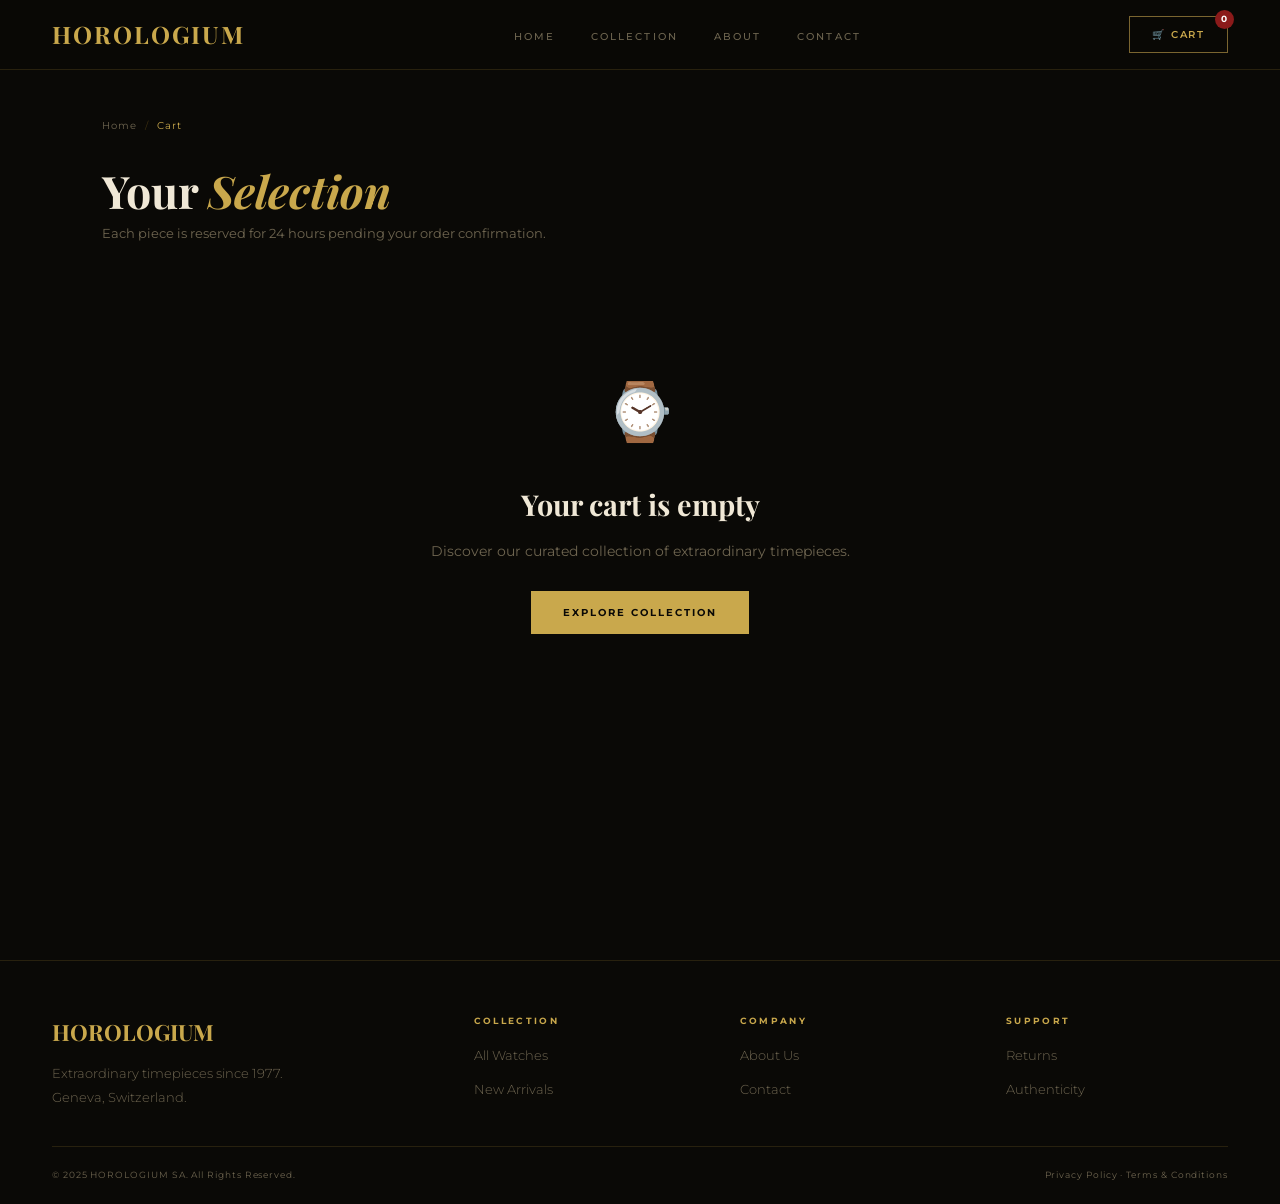
<file: cart.html>
<!DOCTYPE html>
<html lang="en">
<head>
  <!-- Google tag (gtag.js) -->
<script async src="https://www.googletagmanager.com/gtag/js?id=G-4HZL4SSSK9"></script>
<script>
  window.dataLayer = window.dataLayer || [];
  function gtag(){dataLayer.push(arguments);}
  gtag('js', new Date());

  gtag('config', 'G-4HZL4SSSK9');
</script>
<!-- Google Tag Manager -->
<script>(function(w,d,s,l,i){w[l]=w[l]||[];w[l].push({'gtm.start':
new Date().getTime(),event:'gtm.js'});var f=d.getElementsByTagName(s)[0],
j=d.createElement(s),dl=l!='dataLayer'?'&l='+l:'';j.async=true;j.src=
'https://www.googletagmanager.com/gtm.js?id='+i+dl;f.parentNode.insertBefore(j,f);
})(window,document,'script','dataLayer','GTM-5T9J9LD3');</script>
<!-- End Google Tag Manager -->
<meta charset="UTF-8"/>
<meta name="viewport" content="width=device-width,initial-scale=1"/>
<title>Cart & Checkout — HOROLOGIUM</title>
<link href="https://fonts.googleapis.com/css2?family=Playfair+Display:ital,wght@0,600;0,700;1,600&family=Montserrat:wght@300;400;500;600&display=swap" rel="stylesheet"/>
<style>
*,*::before,*::after{box-sizing:border-box;margin:0;padding:0}
html{scroll-behavior:smooth}
body{background:#0a0906;color:#d8ceb8;font-family:'Montserrat',sans-serif;font-size:15px;line-height:1.7;overflow-x:hidden}
a{text-decoration:none;color:inherit}
button{cursor:pointer;font-family:'Montserrat',sans-serif}
::-webkit-scrollbar{width:5px}
::-webkit-scrollbar-track{background:#0a0906}
::-webkit-scrollbar-thumb{background:#7a6530;border-radius:3px}

/* NAV */
nav{position:fixed;top:0;left:0;right:0;z-index:999;height:70px;display:flex;align-items:center;justify-content:space-between;padding:0 52px;background:rgba(10,9,6,0.96);backdrop-filter:blur(14px);border-bottom:1px solid #28210e}
.logo{font-family:'Playfair Display',serif;font-size:1.5rem;font-weight:700;color:#c9a84c;letter-spacing:0.08em}
.nav-links{display:flex;gap:36px;list-style:none}
.nav-links a{font-size:0.65rem;font-weight:500;letter-spacing:0.2em;text-transform:uppercase;color:#6e6550;transition:color 0.2s}
.nav-links a:hover,.nav-links a.active{color:#c9a84c}
.cart-pill{position:relative;display:inline-flex;align-items:center;gap:8px;padding:9px 22px;border:1px solid #7a6530;color:#c9a84c;background:transparent;font-size:0.62rem;font-weight:600;letter-spacing:0.18em;text-transform:uppercase}
#badge{position:absolute;top:-7px;right:-7px;width:19px;height:19px;border-radius:50%;background:#8b1a1a;color:#fff;font-size:0.55rem;font-weight:700;display:flex;align-items:center;justify-content:center}

/* PAGE */
.page-wrap{padding-top:70px;min-height:100vh}
.container{max-width:1180px;margin:0 auto;padding:48px 52px}

/* BREADCRUMB */
.bc{display:flex;align-items:center;gap:8px;font-size:0.6rem;letter-spacing:0.1em;color:#6e6550;margin-bottom:32px}
.bc a{color:#6e6550;transition:color 0.2s}
.bc a:hover{color:#c9a84c}
.bc span{color:#3d3010}

/* PANELS */
.panel{display:none}
.panel.active{display:block}

/* TITLES */
.pg-title{font-family:'Playfair Display',serif;font-size:clamp(1.8rem,3.5vw,2.8rem);font-weight:700;color:#f0e8d6;line-height:1.1;margin-bottom:6px}
.pg-title em{font-style:italic;color:#c9a84c}
.pg-sub{font-size:0.84rem;color:#6e6550;margin-bottom:40px}

/* EMPTY */
.empty{text-align:center;padding:80px 20px}
.empty-ico{font-size:3.5rem;margin-bottom:20px;color:#3d3010}
.empty h3{font-family:'Playfair Display',serif;font-size:1.8rem;color:#f0e8d6;margin-bottom:10px}
.empty p{color:#6e6550;font-size:0.9rem;margin-bottom:28px}

/* BUTTONS */
.btn-gold{display:inline-block;padding:13px 32px;background:#c9a84c;color:#0a0906;font-size:0.63rem;font-weight:700;letter-spacing:0.2em;text-transform:uppercase;border:none;transition:all 0.22s;cursor:pointer}
.btn-gold:hover{background:#e8c96a;transform:translateY(-2px)}
.btn-ghost{display:inline-block;padding:12px 28px;background:transparent;color:#c9a84c;border:1px solid #7a6530;font-size:0.63rem;font-weight:600;letter-spacing:0.18em;text-transform:uppercase;transition:all 0.22s;cursor:pointer}
.btn-ghost:hover{background:rgba(201,168,76,0.08)}
.btn-full{width:100%}

/* CART LAYOUT */
.cart-layout{display:grid;grid-template-columns:1fr 340px;gap:32px;align-items:start}

/* CART ITEM */
.cart-item{display:grid;grid-template-columns:100px 1fr auto;gap:18px;align-items:center;background:#17150e;border:1px solid #28210e;padding:20px;margin-bottom:2px;transition:border-color 0.25s}
.cart-item:hover{border-color:#3d3010}
.ci-thumb{width:100px;height:100px;display:flex;align-items:center;justify-content:center;flex-shrink:0}
.ci-brand{font-size:0.54rem;font-weight:600;letter-spacing:0.2em;text-transform:uppercase;color:#c9a84c;margin-bottom:4px}
.ci-name{font-family:'Playfair Display',serif;font-size:1.1rem;color:#f0e8d6;margin-bottom:3px;line-height:1.25}
.ci-ref{font-size:0.62rem;color:#6e6550;margin-bottom:6px}
.ci-tags{display:flex;gap:5px;flex-wrap:wrap}
.ci-tag{background:#111009;border:1px solid #28210e;padding:2px 7px;font-size:0.5rem;letter-spacing:0.08em;color:#6e6550}
.ci-right{text-align:right;min-width:140px}
.ci-price{font-family:'Playfair Display',serif;font-size:1.2rem;color:#c9a84c;margin-bottom:6px}
.ci-gst{font-size:0.52rem;color:#6e6550;margin-bottom:12px}
.btn-remove{background:none;border:1px solid #28210e;color:#6e6550;font-family:'Montserrat',sans-serif;font-size:0.55rem;letter-spacing:0.1em;text-transform:uppercase;padding:6px 12px;cursor:pointer;transition:all 0.22s}
.btn-remove:hover{border-color:#8b1a1a;color:#ff6060}

/* SUMMARY BOX */
.sum-box{background:#17150e;border:1px solid #28210e;padding:28px;position:sticky;top:88px}
.sum-box h3{font-family:'Playfair Display',serif;font-size:1.15rem;color:#f0e8d6;margin-bottom:18px;padding-bottom:14px;border-bottom:1px solid #28210e}
.sum-item-row{display:flex;justify-content:space-between;margin-bottom:9px;font-size:0.82rem}
.sum-item-row span:first-child{color:#6e6550;max-width:58%;white-space:nowrap;overflow:hidden;text-overflow:ellipsis}
.sum-item-row span:last-child{color:#d8ceb8;flex-shrink:0;margin-left:8px}
.sum-divider{height:1px;background:#28210e;margin:14px 0}
.sum-row{display:flex;justify-content:space-between;margin-bottom:9px;font-size:0.86rem}
.sum-row span:first-child{color:#6e6550}
.sum-row.total{font-family:'Playfair Display',serif;font-size:1.2rem;margin-top:12px;padding-top:12px;border-top:1px solid #28210e}
.sum-row.total span:last-child{color:#c9a84c}
.sum-gst-note{font-size:0.52rem;color:#6e6550;letter-spacing:0.1em;text-align:center;margin-top:8px;margin-bottom:18px}

/* CHECKOUT STEPS */
.steps{display:flex;gap:2px;margin-bottom:34px}
.step{flex:1;padding:12px 15px;background:#111009;border:1px solid #28210e;display:flex;align-items:center;gap:9px;font-size:0.6rem;font-weight:600;letter-spacing:0.14em;text-transform:uppercase;color:#6e6550;transition:all 0.25s}
.step.active{background:#17150e;border-color:#7a6530;color:#c9a84c}
.step.done{border-color:#3d3010;color:#3d3010}
.snum{width:24px;height:24px;border-radius:50%;border:1px solid currentColor;display:flex;align-items:center;justify-content:center;font-size:0.62rem;flex-shrink:0}

/* CHECKOUT GRID */
.ck-layout{display:grid;grid-template-columns:1fr 320px;gap:28px;align-items:start}
.ck-card{background:#17150e;border:1px solid #28210e;padding:36px}
.ck-card h3{font-family:'Playfair Display',serif;font-size:1.35rem;color:#f0e8d6;margin-bottom:5px}
.ck-card h3 em{font-style:italic;color:#c9a84c}
.ck-card>p{font-size:0.82rem;color:#6e6550;margin-bottom:26px}

/* FORMS */
.fg{margin-bottom:17px}
.fl{display:block;font-size:0.58rem;font-weight:600;letter-spacing:0.2em;text-transform:uppercase;color:#c9a84c;margin-bottom:7px}
.fi,.fs,.ft{width:100%;background:#111009;border:1px solid #28210e;color:#d8ceb8;padding:11px 14px;font-family:'Montserrat',sans-serif;font-size:0.84rem;outline:none;transition:border-color 0.22s;appearance:none;-webkit-appearance:none;border-radius:0}
.fi:focus,.fs:focus,.ft:focus{border-color:#7a6530;background:#17150e}
.fi::placeholder,.ft::placeholder{color:#3d3010}
.ft{min-height:80px;resize:vertical}
.fs-wrap{position:relative}
.fs-wrap::after{content:'▾';position:absolute;right:12px;top:50%;transform:translateY(-50%);color:#c9a84c;pointer-events:none;font-size:0.8rem}
.fr2{display:grid;grid-template-columns:1fr 1fr;gap:14px}
.fr3{display:grid;grid-template-columns:1fr 1fr 1fr;gap:14px}
.ferr{color:#ff6060;font-size:0.58rem;letter-spacing:0.08em;margin-top:4px;display:none}
.ferr.show{display:block}

/* PAYMENT TILES */
.pm-grid{display:grid;grid-template-columns:repeat(3,1fr);gap:8px;margin-bottom:22px}
.pm-tile{border:1px solid #28210e;padding:14px 10px;cursor:pointer;display:flex;flex-direction:column;align-items:center;gap:6px;background:#111009;transition:all 0.22s}
.pm-tile:hover{border-color:#7a6530}
.pm-tile.on{border-color:#c9a84c;background:rgba(201,168,76,0.06)}
.pm-ico{font-size:1.4rem}
.pm-lbl{font-size:0.54rem;letter-spacing:0.14em;text-transform:uppercase;color:#6e6550}
.pm-tile.on .pm-lbl{color:#c9a84c}
.pm-fields{display:none}
.pm-fields.show{display:block}
.info-box{background:#111009;border:1px solid #28210e;padding:16px 18px;margin-bottom:14px;font-size:0.8rem;color:#6e6550;font-weight:300;line-height:1.8}
.info-box strong{display:block;font-size:0.58rem;font-weight:700;letter-spacing:0.18em;text-transform:uppercase;color:#c9a84c;margin-bottom:7px}

/* REVIEW */
.rev-block{background:#111009;border:1px solid #28210e;padding:20px;margin-bottom:18px}
.rev-row{display:flex;justify-content:space-between;align-items:flex-start;margin-bottom:9px;font-size:0.82rem;gap:10px}
.rev-row span:first-child{color:#6e6550;font-weight:300;flex-shrink:0;min-width:105px}
.rev-row span:last-child{color:#d8ceb8;text-align:right}
.secure-note{background:rgba(201,168,76,0.04);border:1px solid #3d3010;padding:14px 16px;margin-bottom:18px;font-size:0.78rem;color:#6e6550;line-height:1.75}
.secure-note strong{display:block;font-size:0.56rem;font-weight:700;letter-spacing:0.18em;text-transform:uppercase;color:#c9a84c;margin-bottom:5px}

.snav{display:flex;gap:12px;margin-top:20px;flex-wrap:wrap}

/* SUCCESS */
.success-wrap{display:flex;flex-direction:column;align-items:center;text-align:center;padding:60px 20px}
.success-ring{width:110px;height:110px;border-radius:50%;border:2px solid #c9a84c;display:flex;align-items:center;justify-content:center;font-size:2.4rem;color:#c9a84c;margin-bottom:28px;animation:pop .6s cubic-bezier(.34,1.56,.64,1) both}
@keyframes pop{from{transform:scale(0);opacity:0}to{transform:scale(1);opacity:1}}
.success-wrap h2{font-family:'Playfair Display',serif;font-size:clamp(1.8rem,3.5vw,2.8rem);color:#f0e8d6;margin-bottom:8px}
.success-wrap h2 em{font-style:italic;color:#c9a84c}
.s-sub{font-size:0.9rem;color:#6e6550;max-width:440px;line-height:1.85;margin-bottom:6px}
.txn-pill{font-size:0.6rem;font-weight:600;letter-spacing:0.2em;text-transform:uppercase;color:#7a6530;margin:14px 0 32px;background:#17150e;border:1px solid #28210e;padding:8px 18px}
.osc{background:#17150e;border:1px solid #28210e;padding:28px 32px;text-align:left;max-width:500px;width:100%;margin-bottom:36px}
.osc h4{font-family:'Playfair Display',serif;font-size:1.05rem;color:#f0e8d6;margin-bottom:14px;padding-bottom:12px;border-bottom:1px solid #28210e}
.osc-row{display:flex;justify-content:space-between;align-items:flex-start;margin-bottom:9px;font-size:0.84rem;gap:10px}
.osc-row span:first-child{color:#6e6550;flex-shrink:0;min-width:110px}
.osc-row span:last-child{color:#d8ceb8;text-align:right}
.osc-row.grand{font-family:'Playfair Display',serif;font-size:1.2rem;margin-top:12px;padding-top:12px;border-top:1px solid #28210e}
.osc-row.grand span:last-child{color:#c9a84c}
.s-actions{display:flex;gap:12px;flex-wrap:wrap;justify-content:center}

/* TOAST */
#toast{position:fixed;bottom:26px;right:26px;z-index:9999;background:#17150e;border:1px solid #c9a84c;padding:13px 20px;display:flex;align-items:center;gap:9px;font-size:0.64rem;font-weight:500;letter-spacing:0.1em;color:#c9a84c;transform:translateY(80px);opacity:0;transition:all .4s cubic-bezier(.34,1.56,.64,1);pointer-events:none;max-width:300px}
#toast.show{transform:translateY(0);opacity:1}

/* FOOTER */
footer{border-top:1px solid #28210e;padding:52px 52px 22px;margin-top:60px}
.f-grid{display:grid;grid-template-columns:1.7fr 1fr 1fr 1fr;gap:44px;margin-bottom:36px}
.f-logo{font-family:'Playfair Display',serif;font-size:1.4rem;font-weight:700;color:#c9a84c;margin-bottom:10px}
.f-tag{font-size:0.82rem;color:#6e6550;font-weight:300;line-height:1.85;max-width:270px}
.f-col h5{font-size:0.56rem;font-weight:700;letter-spacing:0.26em;text-transform:uppercase;color:#c9a84c;margin-bottom:14px}
.f-col ul{list-style:none}
.f-col ul li{margin-bottom:8px}
.f-col ul li a{font-size:0.82rem;color:#6e6550;font-weight:300;transition:color 0.2s}
.f-col ul li a:hover{color:#c9a84c}
.f-bottom{padding-top:20px;border-top:1px solid #28210e;display:flex;justify-content:space-between;flex-wrap:wrap;gap:10px}
.f-bottom p{font-size:0.58rem;letter-spacing:0.1em;color:#6e6550}

/* RESPONSIVE */
@media(max-width:1024px){
  nav{padding:0 28px}
  .container{padding:36px 28px}
  .cart-layout,.ck-layout{grid-template-columns:1fr}
  .f-grid{grid-template-columns:1fr 1fr;gap:28px}
  footer{padding:40px 28px 18px}
}
@media(max-width:768px){
  nav{padding:0 18px}.nav-links{display:none}
  .container{padding:24px 16px}
  .cart-item{grid-template-columns:80px 1fr}
  .ci-right{grid-column:1/-1;display:flex;align-items:center;justify-content:space-between}
  .fr2,.fr3{grid-template-columns:1fr}
  .steps{flex-wrap:wrap}
  .step{width:100%}
  .f-grid{grid-template-columns:1fr}
  footer{padding:32px 16px 14px}
}
</style>
</head>
<body>
  <!-- Google Tag Manager (noscript) -->
<noscript><iframe src="https://www.googletagmanager.com/ns.html?id=GTM-5T9J9LD3"
height="0" width="0" style="display:none;visibility:hidden"></iframe></noscript>
<!-- End Google Tag Manager (noscript) -->

<!-- TOAST -->
<div id="toast"><span>✦</span><span id="tmsg"></span></div>

<!-- NAV -->
<nav>
  <a href="index.html" class="logo">HOROLOGIUM</a>
  <ul class="nav-links">
    <li><a href="index.html">Home</a></li>
    <li><a href="watches.html">Collection</a></li>
    <li><a href="aboutus.html">About</a></li>
    <li><a href="contactus.html">Contact</a></li>
  </ul>
  <div class="cart-pill">🛒 Cart <span id="badge">0</span></div>
</nav>

<div class="page-wrap">
<div class="container">

  <div class="bc">
    <a href="index.html">Home</a><span>/</span>
    <span id="bcCur" style="color:#c9a84c">Cart</span>
  </div>

  <!-- ════════════════════════════
       PANEL 1 : CART VIEW
  ═════════════════════════════ -->
  <div class="panel active" id="pCart">
    <h1 class="pg-title">Your <em>Selection</em></h1>
    <p class="pg-sub">Each piece is reserved for 24 hours pending your order confirmation.</p>

    <!-- empty -->
    <div id="cartEmpty" class="empty">
      <div class="empty-ico">⌚</div>
      <h3>Your cart is empty</h3>
      <p>Discover our curated collection of extraordinary timepieces.</p>
      <a href="watches.html" class="btn-gold">Explore Collection</a>
    </div>

    <!-- filled -->
    <div id="cartFilled" style="display:none">
      <div class="cart-layout">
        <div id="itemsList"></div>
        <div class="sum-box">
          <h3>Order Summary</h3>
          <div id="sumItems"></div>
          <div class="sum-divider"></div>
          <div class="sum-row"><span>Subtotal (excl. GST)</span><span id="sumSub">—</span></div>
          <div class="sum-row"><span>GST (18%)</span><span id="sumGst">—</span></div>
          <div class="sum-row"><span>Delivery</span><span style="color:#40c070">Complimentary</span></div>
          <div class="sum-row total"><span>Total</span><span id="sumTot">—</span></div>
          <div class="sum-gst-note">All prices include 18% GST</div>
          <button class="btn-gold btn-full" onclick="goToCheckout()">Proceed to Checkout →</button>
          <div style="margin-top:12px;text-align:center">
            <a href="watches.html" style="font-size:0.6rem;color:#6e6550;letter-spacing:0.12em;text-transform:uppercase;text-decoration:underline">← Continue Shopping</a>
          </div>
        </div>
      </div>
    </div>
  </div>

  <!-- ════════════════════════════
       PANEL 2 : CHECKOUT
  ═════════════════════════════ -->
  <div class="panel" id="pCheckout">
    <h1 class="pg-title">Secure <em>Checkout</em></h1>
    <p class="pg-sub">Your connection is encrypted. Your order is fully insured during transit.</p>

    <div class="steps" id="stepsBar">
      <div class="step active" id="st1"><div class="snum" id="sn1">1</div>Personal Details</div>
      <div class="step"        id="st2"><div class="snum" id="sn2">2</div>Payment</div>
      <div class="step"        id="st3"><div class="snum" id="sn3">3</div>Review &amp; Confirm</div>
    </div>

    <!-- Step 1 -->
    <div id="sec1">
      <div class="ck-layout">
        <div class="ck-card">
          <h3>Personal <em>Details</em></h3>
          <p>Enter your shipping and contact information.</p>
          <div class="fr2">
            <div class="fg"><label class="fl" for="fn">First Name *</label><input class="fi" type="text" id="fn" placeholder="Rahul" autocomplete="given-name"/><div class="ferr" id="eFn">Required.</div></div>
            <div class="fg"><label class="fl" for="ln">Last Name *</label><input class="fi" type="text" id="ln" placeholder="Sharma" autocomplete="family-name"/><div class="ferr" id="eLn">Required.</div></div>
          </div>
          <div class="fg"><label class="fl" for="em">Email Address *</label><input class="fi" type="email" id="em" placeholder="rahul@example.com" autocomplete="email"/><div class="ferr" id="eEm">Enter a valid email.</div></div>
          <div class="fg"><label class="fl" for="ph">Phone Number *</label><input class="fi" type="tel" id="ph" placeholder="+91 98765 43210" autocomplete="tel"/><div class="ferr" id="ePh">Required.</div></div>
          <div class="fg"><label class="fl" for="ad">Street Address *</label><input class="fi" type="text" id="ad" placeholder="123 MG Road, Indiranagar" autocomplete="street-address"/><div class="ferr" id="eAd">Required.</div></div>
          <div class="fr3">
            <div class="fg"><label class="fl" for="ci">City *</label><input class="fi" type="text" id="ci" placeholder="Bengaluru" autocomplete="address-level2"/><div class="ferr" id="eCi">Required.</div></div>
            <div class="fg"><label class="fl" for="ste">State *</label>
              <div class="fs-wrap"><select class="fs" id="ste">
                <option value="">— State —</option>
                <option>Andhra Pradesh</option><option>Arunachal Pradesh</option><option>Assam</option><option>Bihar</option><option>Chhattisgarh</option><option>Delhi</option><option>Goa</option><option>Gujarat</option><option>Haryana</option><option>Himachal Pradesh</option><option>Jharkhand</option><option>Karnataka</option><option>Kerala</option><option>Madhya Pradesh</option><option>Maharashtra</option><option>Manipur</option><option>Meghalaya</option><option>Odisha</option><option>Punjab</option><option>Rajasthan</option><option>Sikkim</option><option>Tamil Nadu</option><option>Telangana</option><option>Uttar Pradesh</option><option>Uttarakhand</option><option>West Bengal</option>
              </select></div>
              <div class="ferr" id="eSte">Required.</div>
            </div>
            <div class="fg"><label class="fl" for="pc">PIN Code *</label><input class="fi" type="text" id="pc" placeholder="560038" maxlength="6"/><div class="ferr" id="ePc">Required.</div></div>
          </div>
          <div class="fg"><label class="fl" for="nt">Order Notes (optional)</label><textarea class="ft" id="nt" placeholder="Gift message, special instructions…"></textarea></div>
          <div class="snav">
            <button class="btn-ghost" onclick="showCart()">← Back to Cart</button>
            <button class="btn-gold"  onclick="submitStep1()">Continue to Payment →</button>
          </div>
        </div>
        <div class="sum-box"><h3>Your Order</h3><div id="ckS1Items"></div><div class="sum-divider"></div><div class="sum-row"><span>Subtotal</span><span id="ck1Sub">—</span></div><div class="sum-row"><span>GST 18%</span><span id="ck1Gst">—</span></div><div class="sum-row"><span>Delivery</span><span style="color:#40c070">Free</span></div><div class="sum-row total"><span>Total</span><span id="ck1Tot">—</span></div><div class="sum-gst-note">18% GST included</div></div>
      </div>
    </div>

    <!-- Step 2 -->
    <div id="sec2" style="display:none">
      <div class="ck-layout">
        <div class="ck-card">
          <h3>Payment <em>Method</em></h3>
          <p>Select your preferred method and enter your details.</p>
          <div class="pm-grid">
            <div class="pm-tile on" id="pmCard"    onclick="selPM('card')"><div class="pm-ico">💳</div><div class="pm-lbl">Card</div></div>
            <div class="pm-tile"    id="pmUpi"     onclick="selPM('upi')"><div class="pm-ico">📱</div><div class="pm-lbl">UPI</div></div>
            <div class="pm-tile"    id="pmNetbank" onclick="selPM('netbank')"><div class="pm-ico">🏦</div><div class="pm-lbl">Net Banking</div></div>
          </div>
          <!-- Card -->
          <div class="pm-fields show" id="fCard">
            <div class="fg"><label class="fl" for="cN">Cardholder Name *</label><input class="fi" type="text" id="cN" placeholder="RAHUL SHARMA" autocomplete="cc-name"/><div class="ferr" id="eCN">Required.</div></div>
            <div class="fg"><label class="fl" for="cNum">Card Number *</label><input class="fi" type="text" id="cNum" placeholder="•••• •••• •••• ••••" maxlength="19" oninput="fmtCard(this)" autocomplete="cc-number"/><div class="ferr" id="eCNum">Enter a valid 16-digit number.</div></div>
            <div class="fr2">
              <div class="fg"><label class="fl" for="cExp">Expiry *</label><input class="fi" type="text" id="cExp" placeholder="MM / YY" maxlength="7" oninput="fmtExp(this)" autocomplete="cc-exp"/><div class="ferr" id="eCExp">Required.</div></div>
              <div class="fg"><label class="fl" for="cCvv">CVV *</label><input class="fi" type="password" id="cCvv" placeholder="•••" maxlength="4" autocomplete="cc-csc"/><div class="ferr" id="eCCvv">Required.</div></div>
            </div>
          </div>
          <!-- UPI -->
          <div class="pm-fields" id="fUpi">
            <div class="fg"><label class="fl" for="upiId">UPI ID *</label><input class="fi" type="text" id="upiId" placeholder="yourname@upi"/><div class="ferr" id="eUpi">Enter a valid UPI ID (e.g. name@okicici).</div></div>
            <div class="info-box"><strong>How it works</strong>Enter your UPI ID — a payment request will be sent to your UPI app. Approve to complete the order.</div>
          </div>
          <!-- Net Banking -->
          <div class="pm-fields" id="fNetbank">
            <div class="fg"><label class="fl" for="bSel">Select Your Bank *</label>
              <div class="fs-wrap"><select class="fs" id="bSel">
                <option value="">— Choose Bank —</option>
                <option>State Bank of India</option><option>HDFC Bank</option><option>ICICI Bank</option><option>Axis Bank</option><option>Kotak Mahindra Bank</option><option>Yes Bank</option><option>Punjab National Bank</option><option>Bank of Baroda</option><option>IndusInd Bank</option><option>Other</option>
              </select></div>
              <div class="ferr" id="eBSel">Please select a bank.</div>
            </div>
            <div class="info-box"><strong>Net Banking</strong>You will be redirected to your bank's secure portal. A reference will be sent to your email.</div>
          </div>
          <div class="snav">
            <button class="btn-ghost" onclick="goStep(1)">← Back</button>
            <button class="btn-gold"  onclick="submitStep2()">Review Order →</button>
          </div>
        </div>
        <div class="sum-box"><h3>Your Order</h3><div id="ckS2Items"></div><div class="sum-divider"></div><div class="sum-row"><span>Subtotal</span><span id="ck2Sub">—</span></div><div class="sum-row"><span>GST 18%</span><span id="ck2Gst">—</span></div><div class="sum-row"><span>Delivery</span><span style="color:#40c070">Free</span></div><div class="sum-row total"><span>Total</span><span id="ck2Tot">—</span></div><div class="sum-gst-note">18% GST included</div></div>
      </div>
    </div>

    <!-- Step 3 -->
    <div id="sec3" style="display:none">
      <div class="ck-layout">
        <div class="ck-card">
          <h3>Review &amp; <em>Confirm</em></h3>
          <p>Please verify all details before placing your order.</p>
          <div class="rev-block" id="revBlock"></div>
          <div class="secure-note"><strong>✦ Secure &amp; Insured Purchase</strong>By placing this order you agree to our Terms &amp; Conditions. Your timepiece will be fully insured during transit and delivered via white-glove courier with signature required.</div>
          <div class="snav">
            <button class="btn-ghost" onclick="goStep(2)">← Back</button>
            <button class="btn-gold"  onclick="placeOrder()">Place Order →</button>
          </div>
        </div>
        <div class="sum-box"><h3>Final Total</h3><div id="ckS3Items"></div><div class="sum-divider"></div><div class="sum-row"><span>Subtotal</span><span id="ck3Sub">—</span></div><div class="sum-row"><span>GST 18%</span><span id="ck3Gst">—</span></div><div class="sum-row"><span>Delivery</span><span style="color:#40c070">Free</span></div><div class="sum-row total"><span>Total (INR)</span><span id="ck3Tot">—</span></div><div class="sum-gst-note">18% GST · Prices in ₹</div></div>
      </div>
    </div>
  </div>

  <!-- ════════════════════════════
       PANEL 3 : ORDER SUCCESS
  ═════════════════════════════ -->
  <div class="panel" id="pSuccess">
    <div class="success-wrap">
      <div class="success-ring">✓</div>
      <h2>Order <em>Confirmed!</em></h2>
      <p class="s-sub">Your timepiece is being prepared with the utmost care in our Geneva atelier.</p>
      <p class="s-sub">A confirmation has been sent to <strong id="sEmail" style="color:#c9a84c"></strong></p>
      <div class="txn-pill" id="sTxn">Transaction ID: —</div>
      <div class="osc">
        <h4>Order Details</h4>
        <div id="sItems"></div>
        <div style="height:1px;background:#28210e;margin:12px 0"></div>
        <div class="osc-row"><span>Customer</span><span id="sName">—</span></div>
        <div class="osc-row"><span>Ship To</span><span id="sAddr">—</span></div>
        <div class="osc-row"><span>Phone</span><span id="sPhone">—</span></div>
        <div class="osc-row"><span>Payment</span><span id="sPm">—</span></div>
        <div class="osc-row"><span>Currency</span><span>INR (₹)</span></div>
        <div class="osc-row"><span>GST (18%)</span><span id="sGst">—</span></div>
        <div class="osc-row"><span>Delivery</span><span>Complimentary</span></div>
        <div class="osc-row"><span>Est. Delivery</span><span>10–15 Business Days</span></div>
        <div class="osc-row grand"><span>Order Total</span><span id="sTot">—</span></div>
      </div>
      <div class="s-actions">
        <a href="watches.html" class="btn-gold">Continue Shopping</a>
        <a href="index.html"   class="btn-ghost">Return to Home</a>
      </div>
    </div>
  </div>

</div>
</div>

<!-- FOOTER -->
<footer>
  <div class="f-grid">
    <div><div class="f-logo">HOROLOGIUM</div><p class="f-tag">Extraordinary timepieces since 1977. Geneva, Switzerland.</p></div>
    <div class="f-col"><h5>Collection</h5><ul><li><a href="watches.html">All Watches</a></li><li><a href="index.html">New Arrivals</a></li></ul></div>
    <div class="f-col"><h5>Company</h5><ul><li><a href="aboutus.html">About Us</a></li><li><a href="contactus.html">Contact</a></li></ul></div>
    <div class="f-col"><h5>Support</h5><ul><li><a href="#">Returns</a></li><li><a href="#">Authenticity</a></li></ul></div>
  </div>
  <div class="f-bottom">
    <p>© 2025 HOROLOGIUM SA. All Rights Reserved.</p>
    <p>Privacy Policy · Terms & Conditions</p>
  </div>
</footer>

<script>
/* ================================================================
   WATCH META — accent colours & tags for mini SVG thumbnails
================================================================ */
var WMETA = {
  W001:{ ref:'HC-2241',  a:'#e8c96a', bg:'#100d06', tags:['Dress','30m WR'] },
  W002:{ ref:'HO-4420',  a:'#4a90d9', bg:'#060c18', tags:['Sport','300m WR'] },
  W003:{ ref:'HCH-3310', a:'#c85030', bg:'#150806', tags:['Chronograph','50m'] },
  W004:{ ref:'HHT-0771', a:'#9070c0', bg:'#0a0810', tags:['Heritage','Tourbillon'] },
  W005:{ ref:'HM-5580',  a:'#a0c0e8', bg:'#06080e', tags:['Dress','Moon Phase'] },
  W006:{ ref:'HR-6640',  a:'#c9a84c', bg:'#0e0a04', tags:['Chronograph','30m WR'] },
  W007:{ ref:'HAG-7750', a:'#40c070', bg:'#040e08', tags:['Sport','GMT 200m'] },
  W008:{ ref:'HS-8891',  a:'#c0c0c8', bg:'#080808', tags:['Limited','Skeleton'] },
  W009:{ ref:'HD-1102',  a:'#e8c060', bg:'#0c0a04', tags:['Dress','Ultra-Thin'] },
  W010:{ ref:'HRG-5010', a:'#c9a84c', bg:'#0a0904', tags:['Heritage','Hand-Wind'] }
};

function miniSVG(id){
  var m = WMETA[id] || { a:'#c9a84c', bg:'#100d06' };
  var a = m.a, bg = m.bg;
  return '<svg viewBox="0 0 200 300" width="82" height="123" xmlns="http://www.w3.org/2000/svg">'+
    '<rect x="80" y="4" width="40" height="56" rx="8" fill="'+bg+'" stroke="'+a+'" stroke-width="1.4"/>'+
    '<rect x="85" y="9" width="30" height="46" rx="6" fill="rgba(0,0,0,0.4)"/>'+
    '<rect x="44" y="56" width="112" height="144" rx="20" fill="#221a10" stroke="'+a+'" stroke-width="1.8"/>'+
    '<rect x="49" y="61" width="102" height="134" rx="17" fill="'+bg+'"/>'+
    '<rect x="154" y="108" width="12" height="30" rx="5" fill="#1a1408" stroke="'+a+'" stroke-width="1.2"/>'+
    '<circle cx="100" cy="130" r="46" fill="#060401" stroke="'+a+'" stroke-width="1.2"/>'+
    '<circle cx="100" cy="130" r="40" fill="'+bg+'" stroke="'+a+'" stroke-width="0.4" stroke-dasharray="1 4"/>'+
    '<rect x="97" y="88" width="6" height="12" rx="2" fill="'+a+'"/>'+
    '<rect x="97" y="158" width="6" height="12" rx="2" fill="'+a+'"/>'+
    '<rect x="143" y="128" width="12" height="5" rx="2" fill="'+a+'"/>'+
    '<rect x="44" y="128" width="12" height="5" rx="2" fill="'+a+'"/>'+
    '<text x="100" y="113" text-anchor="middle" fill="'+a+'" font-size="6" font-family="Playfair Display,serif" letter-spacing="2.5">HOROLOGIUM</text>'+
    '<line x1="100" y1="130" x2="100" y2="98" stroke="'+a+'" stroke-width="3.5" stroke-linecap="round"/>'+
    '<line x1="100" y1="130" x2="129" y2="116" stroke="'+a+'" stroke-width="2.5" stroke-linecap="round"/>'+
    '<line x1="100" y1="130" x2="75" y2="147" stroke="#cc2020" stroke-width="1.5" stroke-linecap="round"/>'+
    '<circle cx="100" cy="130" r="4" fill="'+a+'"/>'+
    '<circle cx="100" cy="130" r="2" fill="'+bg+'"/>'+
    '<rect x="80" y="238" width="40" height="56" rx="8" fill="'+bg+'" stroke="'+a+'" stroke-width="1.4"/>'+
    '<rect x="85" y="243" width="30" height="46" rx="6" fill="rgba(0,0,0,0.4)"/>'+
    '<rect x="90" y="276" width="20" height="9" rx="2.5" fill="rgba(0,0,0,0.5)" stroke="'+a+'" stroke-width="0.8"/>'+
    '</svg>';
}

/* ================================================================
   CART STATE — reads from sessionStorage 'hCart'
   (written by index.html and watches.html Add to Cart buttons)
================================================================ */
var CART = [];

function loadCart(){
  try {
    var raw = sessionStorage.getItem('hCart');
    CART = raw ? JSON.parse(raw) : [];
  } catch(e){ CART = []; }
}

function saveCart(){
  try { sessionStorage.setItem('hCart', JSON.stringify(CART)); } catch(e){}
}

function fmtINR(n){ return '₹' + Number(n).toLocaleString('en-IN'); }
function sub()   { return CART.reduce(function(s,w){ return s+w.price; },0); }
function gst()   { return Math.round(sub()*0.18); }
function tot()   { return sub()+gst(); }

function updateBadge(){ document.getElementById('badge').textContent = CART.length; }

/* ── Remove item ── */
function removeItem(id){
  var removed = null;
  CART = CART.filter(function(w){ if(w.id===id){ removed=w; return false; } return true; });
  saveCart(); updateBadge();
  if(removed){
    pushDL({ event:'remove_from_cart', ecommerce:{ currency:'INR', value:removed.price,
      items:[{ item_id:removed.id, item_name:removed.name, price:removed.price, quantity:1 }] } });
  }
  renderCart();
  showToast('Item removed from cart');
}

/* ── Build summary item rows ── */
function sumItemsHTML(){
  return CART.map(function(w){
    return '<div class="sum-item-row"><span>'+w.name+'</span><span>'+fmtINR(w.price)+'</span></div>';
  }).join('');
}

/* ── Fill any summary box ── */
function fillSum(n){
  var el = document.getElementById('ckS'+n+'Items');
  if(el) el.innerHTML = sumItemsHTML();
  var s=sub(), g=gst(), t=tot();
  function set(id,v){ var e=document.getElementById(id); if(e) e.textContent=v; }
  set('ck'+n+'Sub', fmtINR(s));
  set('ck'+n+'Gst', fmtINR(g));
  set('ck'+n+'Tot', fmtINR(t));
}

/* ── RENDER CART PANEL ── */
function renderCart(){
  loadCart(); updateBadge();
  var empty  = document.getElementById('cartEmpty');
  var filled = document.getElementById('cartFilled');

  if(CART.length === 0){
    empty.style.display='block'; filled.style.display='none'; return;
  }
  empty.style.display='none'; filled.style.display='block';

  /* item rows */
  document.getElementById('itemsList').innerHTML = CART.map(function(w){
    var m = WMETA[w.id]||{ ref:'—', a:'#c9a84c', bg:'#100d06', tags:[] };
    var tags = m.tags.map(function(t){ return '<span class="ci-tag">'+t+'</span>'; }).join('');
    return '<div class="cart-item">'+
      '<div class="ci-thumb">'+miniSVG(w.id)+'</div>'+
      '<div>'+
        '<div class="ci-brand">Horologium · Ref. '+m.ref+'</div>'+
        '<div class="ci-name">'+w.name+'</div>'+
        '<div class="ci-ref">Luxury Swiss Timepiece</div>'+
        '<div class="ci-tags">'+tags+'</div>'+
      '</div>'+
      '<div class="ci-right">'+
        '<div class="ci-price">'+fmtINR(w.price)+'</div>'+
        '<div class="ci-gst">Incl. 18% GST</div>'+
        '<button class="btn-remove" onclick="removeItem(\''+w.id+'\')">✕ Remove</button>'+
      '</div>'+
    '</div>';
  }).join('');

  /* summary box */
  var s=sub(), g=gst(), t=tot();
  document.getElementById('sumItems').innerHTML = sumItemsHTML();
  document.getElementById('sumSub').textContent = fmtINR(s);
  document.getElementById('sumGst').textContent = fmtINR(g);
  document.getElementById('sumTot').textContent = fmtINR(t);
}

/* ================================================================
   PANEL / STEP NAVIGATION
================================================================ */
function showPanel(id){
  document.querySelectorAll('.panel').forEach(function(p){ p.classList.remove('active'); });
  document.getElementById(id).classList.add('active');
  window.scrollTo({ top:0, behavior:'smooth' });
}

function setBc(label){ document.getElementById('bcCur').textContent = label; }

function showCart(){ showPanel('pCart'); setBc('Cart'); }

function goToCheckout(){
  if(CART.length===0) return;
  showPanel('pCheckout'); setBc('Checkout'); goStep(1);
  pushDL({ event:'begin_checkout', ecommerce:{ currency:'INR', value:tot(),
    items:CART.map(function(w,i){ return { item_id:w.id, item_name:w.name, price:w.price, quantity:1, index:i }; }) } });
}

function goStep(n){
  for(var i=1;i<=3;i++){
    document.getElementById('sec'+i).style.display = (i===n?'block':'none');
    var pill=document.getElementById('st'+i), num=document.getElementById('sn'+i);
    pill.classList.remove('active','done');
    if(i<n){ pill.classList.add('done');   num.textContent='✓'; }
    if(i===n){ pill.classList.add('active'); num.textContent=i; }
    if(i>n)  { num.textContent=i; }
  }
  fillSum(n.toString());
  window.scrollTo({ top:0, behavior:'smooth' });
}

/* ================================================================
   STEP 1 — Personal Details
================================================================ */
var O = {}; /* order object */

function req(id, errId){
  var el=document.getElementById(id), er=document.getElementById(errId);
  if(!el) return '';
  var v = el.value.trim();
  if(!v){ er.classList.add('show'); return null; }
  er.classList.remove('show'); return v;
}

function submitStep1(){
  var ok=true;
  function get(id,errId){ var v=req(id,errId); if(v===null) ok=false; return v||''; }

  O.firstName = get('fn','eFn');
  O.lastName  = get('ln','eLn');
  O.phone     = get('ph','ePh');
  O.address   = get('ad','eAd');
  O.city      = get('ci','eCi');
  O.state     = get('ste','eSte');
  O.pincode   = get('pc','ePc');
  O.notes     = (document.getElementById('nt')||{}).value||'';

  /* email validation */
  var emEl=document.getElementById('em'), emEr=document.getElementById('eEm');
  var emV = emEl ? emEl.value.trim() : '';
  if(!emV || !/^[^\s@]+@[^\s@]+\.[^\s@]+$/.test(emV)){ emEr.classList.add('show'); ok=false; O.email=''; }
  else { emEr.classList.remove('show'); O.email=emV; }

  if(!ok){ showToast('Please complete all required fields.'); return; }

  pushDL({ event:'checkout_step_1_complete', checkout_step:1, customer_city:O.city, customer_state:O.state });
  pushDL({ event:'add_shipping_info', ecommerce:{ currency:'INR', value:tot(), shipping_tier:'White Glove Complimentary',
    items:CART.map(function(w,i){ return { item_id:w.id, item_name:w.name, price:w.price, quantity:1, index:i }; }) } });
  goStep(2);
}

/* ================================================================
   STEP 2 — Payment
================================================================ */
var activePM = 'card';

function selPM(type){
  activePM = type;
  var tiles = { card:'pmCard', upi:'pmUpi', netbank:'pmNetbank' };
  var fields= { card:'fCard', upi:'fUpi', netbank:'fNetbank' };
  Object.keys(tiles).forEach(function(t){
    document.getElementById(tiles[t]).classList.toggle('on', t===type);
    document.getElementById(fields[t]).classList.toggle('show', t===type);
  });
}

function submitStep2(){
  var ok=true;
  function need(id,errId){ var el=document.getElementById(id),er=document.getElementById(errId); if(!el||!el.value.trim()){ er.classList.add('show'); ok=false; return ''; } er.classList.remove('show'); return el.value.trim(); }

  if(activePM==='card'){
    need('cN','eCN');
    var num=(document.getElementById('cNum')||{}).value||'';
    num=num.replace(/\s/g,'');
    if(num.length<13){ document.getElementById('eCNum').classList.add('show'); ok=false; }
    else document.getElementById('eCNum').classList.remove('show');
    need('cExp','eCExp');
    need('cCvv','eCCvv');
    if(!ok){ showToast('Please complete your card details.'); return; }
    O.pmLabel = 'Credit / Debit Card (···· '+num.slice(-4)+')';
  } else if(activePM==='upi'){
    var upi=(document.getElementById('upiId')||{}).value||'';
    upi=upi.trim();
    if(!upi||upi.indexOf('@')<1){ document.getElementById('eUpi').classList.add('show'); ok=false; }
    else document.getElementById('eUpi').classList.remove('show');
    if(!ok){ showToast('Enter a valid UPI ID.'); return; }
    O.pmLabel = 'UPI ('+upi+')';
  } else {
    var bank=(document.getElementById('bSel')||{}).value||'';
    if(!bank){ document.getElementById('eBSel').classList.add('show'); ok=false; }
    else document.getElementById('eBSel').classList.remove('show');
    if(!ok){ showToast('Please select your bank.'); return; }
    O.pmLabel = 'Net Banking — '+bank;
  }

  pushDL({ event:'add_payment_info', ecommerce:{ currency:'INR', value:tot(), payment_type:O.pmLabel,
    items:CART.map(function(w,i){ return { item_id:w.id, item_name:w.name, price:w.price, quantity:1, index:i }; }) } });
  buildReview(); goStep(3);
}

/* ── Build review ── */
function buildReview(){
  var s=sub(), g=gst(), t=tot();
  var iRows = CART.map(function(w){ return '<div class="rev-row"><span>'+w.name+'</span><span>'+fmtINR(w.price)+'</span></div>'; }).join('');
  document.getElementById('revBlock').innerHTML =
    '<div class="rev-row"><span>Name</span><span>'+O.firstName+' '+O.lastName+'</span></div>'+
    '<div class="rev-row"><span>Email</span><span>'+O.email+'</span></div>'+
    '<div class="rev-row"><span>Phone</span><span>'+O.phone+'</span></div>'+
    '<div class="rev-row"><span>Address</span><span>'+O.address+', '+O.city+', '+O.state+' – '+O.pincode+'</span></div>'+
    '<div class="rev-row"><span>Payment</span><span>'+O.pmLabel+'</span></div>'+
    (O.notes?'<div class="rev-row"><span>Notes</span><span>'+O.notes+'</span></div>':'')+
    '<div style="height:1px;background:#28210e;margin:12px 0"></div>'+
    iRows+
    '<div style="height:1px;background:#28210e;margin:12px 0"></div>'+
    '<div class="rev-row"><span>Subtotal</span><span>'+fmtINR(s)+'</span></div>'+
    '<div class="rev-row"><span>GST (18%)</span><span>'+fmtINR(g)+'</span></div>'+
    '<div class="rev-row" style="font-family:\'Playfair Display\',serif;font-size:1.05rem"><span style="color:#d8ceb8">Total</span><span style="color:#c9a84c">'+fmtINR(t)+'</span></div>';
  fillSum('3');
}

/* ================================================================
   PLACE ORDER — fires GA4 purchase event
================================================================ */
function placeOrder(){
  var txnId = 'HRG-'+Date.now().toString(36).toUpperCase()+'-'+Math.random().toString(36).substr(2,6).toUpperCase();
  var s=sub(), g=gst(), t=tot();

  /* ══════════════════════════════════════════
     PURCHASE DATALAYER — GA4 ecommerce schema
     GTM Trigger: Custom Event → "purchase"
  ══════════════════════════════════════════ */
  pushDL({
    event:           'purchase',
    transaction_id:  txnId,
    currency:        'INR',
    value:           t,
    subtotal:        s,
    tax:             g,
    shipping:        0,
    coupon:          null,
    affiliation:     'HOROLOGIUM Online Store',
    payment_type:    O.pmLabel,
    shipping_tier:   'White Glove Complimentary',
    customer_first_name: O.firstName,
    customer_last_name:  O.lastName,
    customer_email:      O.email,
    customer_phone:      O.phone,
    customer_city:       O.city,
    customer_state:      O.state,
    customer_pincode:    O.pincode,
    customer_country:    'India',
    ecommerce:{
      transaction_id: txnId,
      currency:       'INR',
      value:          t,
      tax:            g,
      shipping:       0,
      coupon:         null,
      affiliation:    'HOROLOGIUM Online Store',
      payment_type:   O.pmLabel,
      shipping_tier:  'White Glove Complimentary',
      items: CART.map(function(w,i){
        var m=WMETA[w.id]||{};
        return {
          item_id:       w.id,
          item_name:     w.name,
          item_brand:    'Horologium',
          item_category: m.tags ? (m.tags[0]||'') : '',
          item_variant:  m.ref || '',
          affiliation:   'HOROLOGIUM Online Store',
          currency:      'INR',
          price:         w.price,
          quantity:      1,
          index:         i
        };
      })
    }
  });

  /* ── Success screen ── */
  document.getElementById('sEmail').textContent = O.email;
  document.getElementById('sTxn').textContent   = 'Transaction ID: '+txnId;
  document.getElementById('sName').textContent  = O.firstName+' '+O.lastName;
  document.getElementById('sAddr').textContent  = O.city+', '+O.state+' – '+O.pincode;
  document.getElementById('sPhone').textContent = O.phone;
  document.getElementById('sPm').textContent    = O.pmLabel;
  document.getElementById('sGst').textContent   = fmtINR(g);
  document.getElementById('sTot').textContent   = fmtINR(t);
  document.getElementById('sItems').innerHTML   = CART.map(function(w){
    return '<div class="osc-row"><span>'+w.name+'</span><span>'+fmtINR(w.price)+'</span></div>';
  }).join('');

  /* ── Clear cart ── */
  CART = []; saveCart(); updateBadge();

  showPanel('pSuccess'); setBc('Order Confirmed');
}

/* ================================================================
   HELPERS
================================================================ */
function fmtCard(el){ var v=el.value.replace(/\D/g,'').slice(0,16); el.value=v.replace(/(.{4})/g,'$1 ').trim(); }
function fmtExp(el) { var v=el.value.replace(/\D/g,'').slice(0,4); if(v.length>=3) v=v.slice(0,2)+' / '+v.slice(2); el.value=v; }

function showToast(msg){
  var t=document.getElementById('toast');
  document.getElementById('tmsg').textContent=msg;
  t.classList.add('show');
  clearTimeout(t._t);
  t._t=setTimeout(function(){ t.classList.remove('show'); },3200);
}

function pushDL(obj){
  window.dataLayer = window.dataLayer||[];
  window.dataLayer.push(obj);
  console.log('📊 dataLayer.push',obj.event, obj);
}

/* ================================================================
   INIT
================================================================ */
document.addEventListener('DOMContentLoaded', function(){
  loadCart();
  renderCart();
  pushDL({ event:'page_view', page_name:'Cart', page_path:'/cart.html', currency:'INR' });
});
</script>
</body>
</html>
</file>
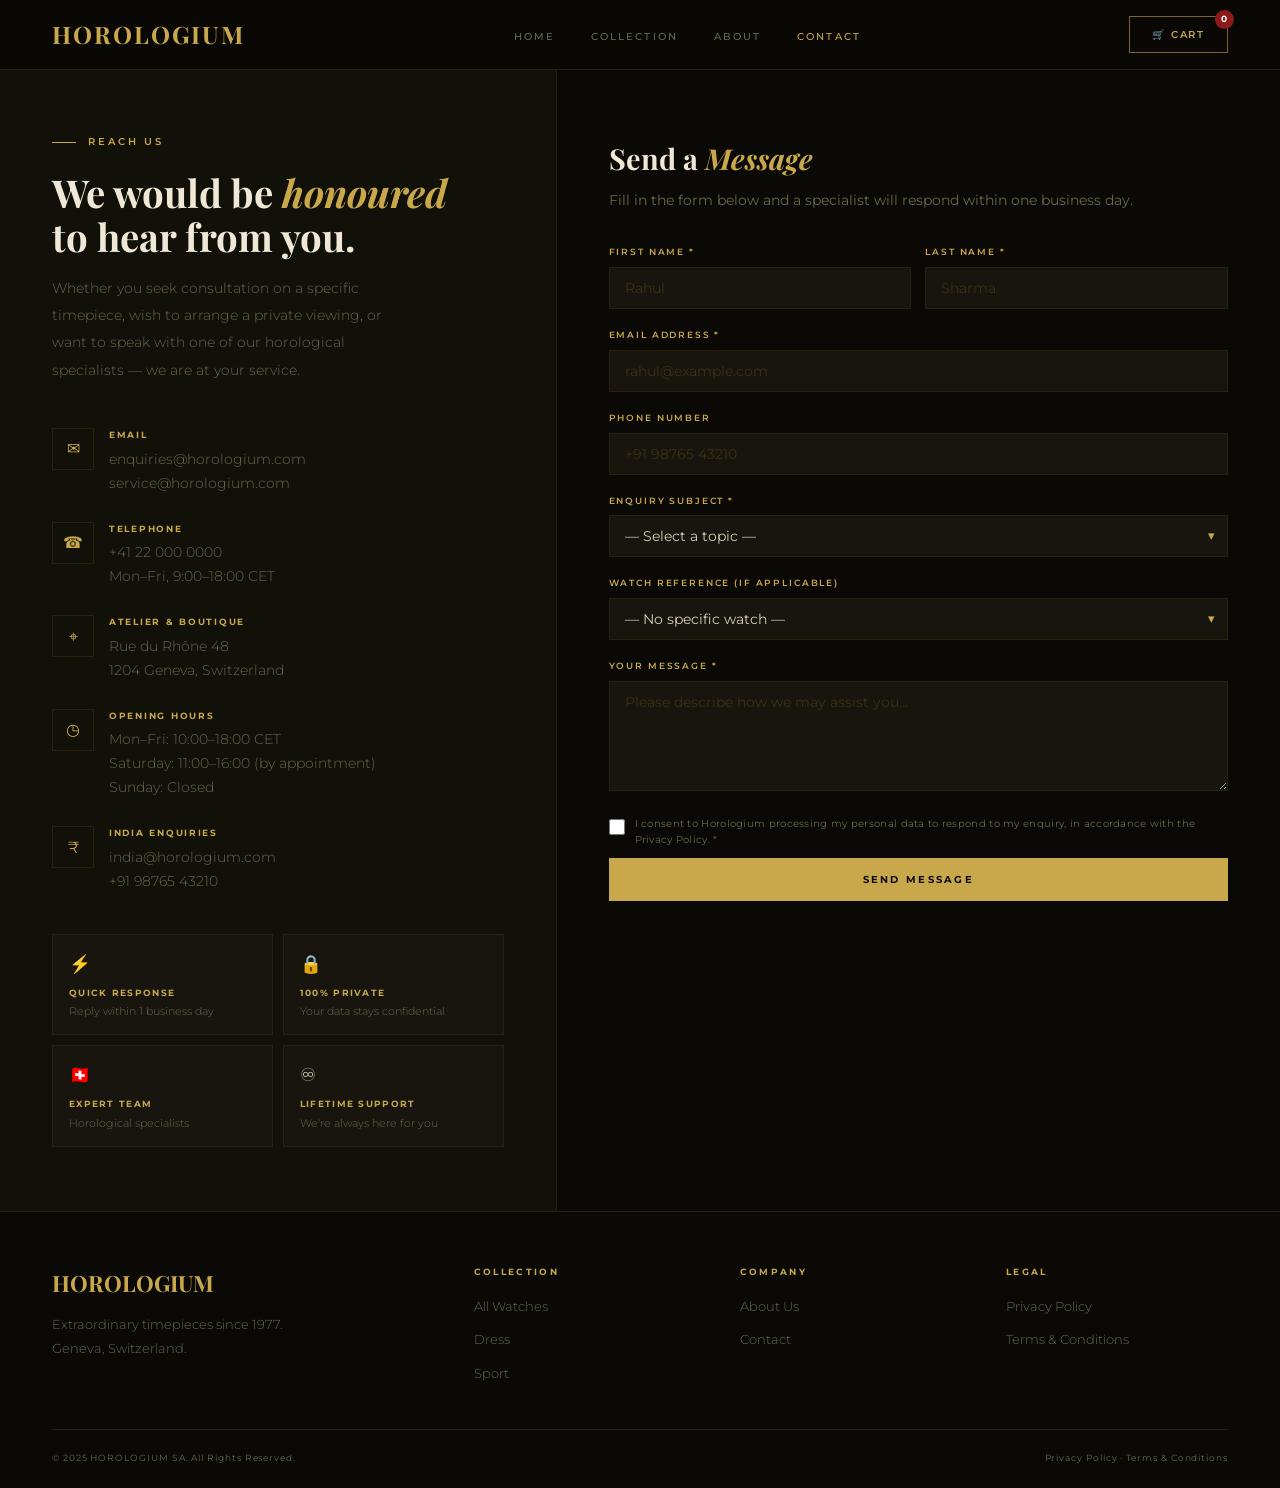
<file: contactus.html>
<!DOCTYPE html>
<html lang="en">
<head>
  <!-- Google tag (gtag.js) -->
<script async src="https://www.googletagmanager.com/gtag/js?id=G-4HZL4SSSK9"></script>
<script>
  window.dataLayer = window.dataLayer || [];
  function gtag(){dataLayer.push(arguments);}
  gtag('js', new Date());

  gtag('config', 'G-4HZL4SSSK9');
</script>
<!-- Google Tag Manager -->
<script>(function(w,d,s,l,i){w[l]=w[l]||[];w[l].push({'gtm.start':
new Date().getTime(),event:'gtm.js'});var f=d.getElementsByTagName(s)[0],
j=d.createElement(s),dl=l!='dataLayer'?'&l='+l:'';j.async=true;j.src=
'https://www.googletagmanager.com/gtm.js?id='+i+dl;f.parentNode.insertBefore(j,f);
})(window,document,'script','dataLayer','GTM-5T9J9LD3');</script>
<!-- End Google Tag Manager -->
<meta charset="UTF-8"/>
<meta name="viewport" content="width=device-width,initial-scale=1"/>
<title>Contact Us — HOROLOGIUM Fine Timepieces</title>
<link href="https://fonts.googleapis.com/css2?family=Playfair+Display:ital,wght@0,600;0,700;1,600&family=Montserrat:wght@300;400;500;600&display=swap" rel="stylesheet"/>
<style>
/* ── RESET ── */
*,*::before,*::after{box-sizing:border-box;margin:0;padding:0}
html{scroll-behavior:smooth}
body{background:#0a0906;color:#d8ceb8;font-family:'Montserrat',sans-serif;font-size:15px;line-height:1.7;overflow-x:hidden}
a{text-decoration:none;color:inherit}
button{cursor:pointer;font-family:'Montserrat',sans-serif}
::-webkit-scrollbar{width:5px}
::-webkit-scrollbar-track{background:#0a0906}
::-webkit-scrollbar-thumb{background:#7a6530;border-radius:3px}

/* ── NAV ── */
nav{position:fixed;top:0;left:0;right:0;z-index:999;height:70px;display:flex;align-items:center;justify-content:space-between;padding:0 52px;background:rgba(10,9,6,0.96);backdrop-filter:blur(14px);border-bottom:1px solid #28210e}
.logo{font-family:'Playfair Display',serif;font-size:1.5rem;font-weight:700;color:#c9a84c;letter-spacing:0.08em}
.nav-links{display:flex;gap:36px;list-style:none}
.nav-links a{font-size:0.65rem;font-weight:500;letter-spacing:0.2em;text-transform:uppercase;color:#6e6550;transition:color 0.2s}
.nav-links a:hover,.nav-links a.active{color:#c9a84c}
.cart-pill{position:relative;display:inline-flex;align-items:center;gap:8px;padding:9px 22px;border:1px solid #7a6530;color:#c9a84c;background:transparent;font-size:0.62rem;font-weight:600;letter-spacing:0.18em;text-transform:uppercase;transition:all 0.22s}
.cart-pill:hover{background:#c9a84c;color:#0a0906}
#badge{position:absolute;top:-7px;right:-7px;width:19px;height:19px;border-radius:50%;background:#8b1a1a;color:#fff;font-size:0.55rem;font-weight:700;display:flex;align-items:center;justify-content:center}

/* ── LAYOUT ── */
.page-wrap{padding-top:70px;min-height:100vh}
.contact-grid{display:grid;grid-template-columns:1fr 1.3fr;min-height:calc(100vh - 70px)}

/* ── INFO COLUMN ── */
.info-col{padding:64px 52px;background:#111009;border-right:1px solid #28210e}
.info-eyebrow{display:flex;align-items:center;gap:12px;font-size:0.6rem;font-weight:600;letter-spacing:0.3em;text-transform:uppercase;color:#c9a84c;margin-bottom:20px}
.info-eyebrow::before{content:'';width:24px;height:1px;background:#c9a84c}
.info-col h1{font-family:'Playfair Display',serif;font-size:clamp(1.7rem,3vw,2.5rem);font-weight:700;color:#f0e8d6;line-height:1.15;margin-bottom:16px}
.info-col h1 em{font-style:italic;color:#c9a84c}
.info-col>p{font-size:0.9rem;color:#6e6550;font-weight:300;line-height:1.9;margin-bottom:44px;max-width:340px}

.cdet{display:flex;align-items:flex-start;gap:15px;margin-bottom:26px}
.cdet-icon{width:42px;height:42px;flex-shrink:0;border:1px solid #28210e;display:flex;align-items:center;justify-content:center;color:#c9a84c;font-size:1rem}
.cdet-label{font-size:0.54rem;font-weight:700;letter-spacing:0.2em;text-transform:uppercase;color:#c9a84c;margin-bottom:5px}
.cdet-val{font-size:0.88rem;color:#6e6550;font-weight:300;line-height:1.7}

/* trust strip */
.trust-strip{display:grid;grid-template-columns:1fr 1fr;gap:10px;margin-top:40px}
.trust-item{background:#17150e;border:1px solid #28210e;padding:14px 16px}
.trust-ico{font-size:1.1rem;margin-bottom:6px}
.trust-title{font-size:0.58rem;font-weight:700;letter-spacing:0.14em;text-transform:uppercase;color:#c9a84c;margin-bottom:3px}
.trust-desc{font-size:0.7rem;color:#6e6550;font-weight:300;line-height:1.5}

/* ── FORM COLUMN ── */
.form-col{padding:64px 52px;background:#0a0906}
.form-col h2{font-family:'Playfair Display',serif;font-size:1.8rem;color:#f0e8d6;margin-bottom:6px}
.form-col h2 em{font-style:italic;color:#c9a84c}
.form-col>p{font-size:0.86rem;color:#6e6550;margin-bottom:32px}

/* ── SUCCESS BANNER ── */
.success-banner{
  display:none;
  background:rgba(201,168,76,0.07);
  border:1px solid #c9a84c;
  border-left:4px solid #c9a84c;
  padding:20px 24px;
  margin-bottom:28px;
  border-radius:2px;
}
.success-banner.show{display:block}
.sb-top{display:flex;align-items:center;gap:12px;margin-bottom:8px}
.sb-check{width:32px;height:32px;border-radius:50%;background:#c9a84c;display:flex;align-items:center;justify-content:center;font-size:1rem;color:#0a0906;flex-shrink:0}
.sb-title{font-family:'Playfair Display',serif;font-size:1.1rem;color:#f0e8d6}
.sb-body{font-size:0.82rem;color:#6e6550;font-weight:300;line-height:1.7;padding-left:44px}
.sb-ref{font-size:0.72rem;color:#c9a84c;font-family:'Montserrat',sans-serif;letter-spacing:0.1em;margin-top:6px;padding-left:44px}

/* ── FORM ELEMENTS ── */
.form-row-2{display:grid;grid-template-columns:1fr 1fr;gap:14px}
.fg{margin-bottom:18px}
.fl{display:block;font-size:0.58rem;font-weight:600;letter-spacing:0.2em;text-transform:uppercase;color:#c9a84c;margin-bottom:7px}
.fi,.fs,.ft{width:100%;background:#17150e;border:1px solid #28210e;color:#d8ceb8;padding:12px 15px;font-family:'Montserrat',sans-serif;font-size:0.86rem;outline:none;transition:border-color 0.22s,background 0.22s;appearance:none;-webkit-appearance:none;border-radius:0}
.fi:focus,.fs:focus,.ft:focus{border-color:#7a6530;background:#1c1a10}
.fi::placeholder,.ft::placeholder{color:#3d3010}
.ft{min-height:110px;resize:vertical}
.fs-wrap{position:relative}
.fs-wrap::after{content:'▾';position:absolute;right:13px;top:50%;transform:translateY(-50%);color:#c9a84c;pointer-events:none;font-size:0.8rem}
.ferr{color:#ff6060;font-size:0.58rem;letter-spacing:0.08em;margin-top:4px;display:none}
.ferr.show{display:block}

/* checkbox */
.check-row{display:flex;align-items:flex-start;gap:10px;margin-bottom:8px}
.check-row input[type=checkbox]{width:16px;height:16px;margin-top:3px;accent-color:#c9a84c;flex-shrink:0;cursor:pointer}
.check-row label{font-size:0.62rem;color:#6e6550;line-height:1.6;cursor:pointer;letter-spacing:0.03em}

/* submit button */
.btn-submit{width:100%;padding:15px 24px;background:#c9a84c;color:#0a0906;border:none;font-family:'Montserrat',sans-serif;font-size:0.65rem;font-weight:700;letter-spacing:0.22em;text-transform:uppercase;transition:all 0.22s;margin-top:4px}
.btn-submit:hover{background:#e8c96a;transform:translateY(-2px);box-shadow:0 6px 20px rgba(201,168,76,0.3)}
.btn-submit:active{transform:scale(0.99)}
.btn-submit:disabled{background:#3d3010;color:#7a6530;transform:none;box-shadow:none;cursor:not-allowed}

/* ── TOAST ── */
#toast{position:fixed;bottom:26px;right:26px;z-index:9999;background:#17150e;border:1px solid #c9a84c;padding:13px 20px;display:flex;align-items:center;gap:9px;font-size:0.64rem;font-weight:500;letter-spacing:0.1em;color:#c9a84c;transform:translateY(80px);opacity:0;transition:all .4s cubic-bezier(.34,1.56,.64,1);pointer-events:none;max-width:300px}
#toast.show{transform:translateY(0);opacity:1}

/* ── FOOTER ── */
footer{border-top:1px solid #28210e;padding:52px 52px 22px}
.f-grid{display:grid;grid-template-columns:1.7fr 1fr 1fr 1fr;gap:44px;margin-bottom:36px}
.f-logo{font-family:'Playfair Display',serif;font-size:1.4rem;font-weight:700;color:#c9a84c;margin-bottom:10px}
.f-tag{font-size:0.82rem;color:#6e6550;font-weight:300;line-height:1.85;max-width:270px}
.f-col h5{font-size:0.56rem;font-weight:700;letter-spacing:0.26em;text-transform:uppercase;color:#c9a84c;margin-bottom:14px}
.f-col ul{list-style:none}
.f-col ul li{margin-bottom:8px}
.f-col ul li a{font-size:0.82rem;color:#6e6550;font-weight:300;transition:color 0.2s}
.f-col ul li a:hover{color:#c9a84c}
.f-bottom{padding-top:20px;border-top:1px solid #28210e;display:flex;justify-content:space-between;flex-wrap:wrap;gap:10px}
.f-bottom p{font-size:0.58rem;letter-spacing:0.1em;color:#6e6550}

/* ── RESPONSIVE ── */
@media(max-width:1024px){
  nav{padding:0 28px}
  .contact-grid{grid-template-columns:1fr}
  .info-col{border-right:none;border-bottom:1px solid #28210e;padding:48px 28px}
  .form-col{padding:48px 28px}
  .f-grid{grid-template-columns:1fr 1fr;gap:28px}
  footer{padding:40px 28px 18px}
}
@media(max-width:768px){
  nav{padding:0 18px}.nav-links{display:none}
  .form-row-2{grid-template-columns:1fr}
  .trust-strip{grid-template-columns:1fr}
  .info-col,.form-col{padding:36px 18px}
  .f-grid{grid-template-columns:1fr}
  footer{padding:32px 18px 14px}
}
</style>
</head>
<body>
  <!-- Google Tag Manager (noscript) -->
<noscript><iframe src="https://www.googletagmanager.com/ns.html?id=GTM-5T9J9LD3"
height="0" width="0" style="display:none;visibility:hidden"></iframe></noscript>
<!-- End Google Tag Manager (noscript) -->

<!-- TOAST -->
<div id="toast"><span>✦</span><span id="tmsg"></span></div>

<!-- NAV -->
<nav>
  <a href="index.html" class="logo">HOROLOGIUM</a>
  <ul class="nav-links">
    <li><a href="index.html">Home</a></li>
    <li><a href="watches.html">Collection</a></li>
    <li><a href="aboutus.html">About</a></li>
    <li><a href="contactus.html" class="active">Contact</a></li>
  </ul>
  <div class="nav-right" style="display:flex;align-items:center">
    <a href="cart.html" class="cart-pill">🛒 Cart <span id="badge">0</span></a>
  </div>
</nav>

<div class="page-wrap">
  <div class="contact-grid">

    <!-- ══════════════════════════════
         LEFT — CONTACT INFO
    ═══════════════════════════════ -->
    <div class="info-col">
      <div class="info-eyebrow">Reach Us</div>
      <h1>We would be <em>honoured</em><br/>to hear from you.</h1>
      <p>Whether you seek consultation on a specific timepiece, wish to arrange a private viewing, or want to speak with one of our horological specialists — we are at your service.</p>

      <div class="cdet">
        <div class="cdet-icon">✉</div>
        <div>
          <div class="cdet-label">Email</div>
          <div class="cdet-val">enquiries@horologium.com<br/>service@horologium.com</div>
        </div>
      </div>

      <div class="cdet">
        <div class="cdet-icon">☎</div>
        <div>
          <div class="cdet-label">Telephone</div>
          <div class="cdet-val">+41 22 000 0000<br/>Mon–Fri, 9:00–18:00 CET</div>
        </div>
      </div>

      <div class="cdet">
        <div class="cdet-icon">⌖</div>
        <div>
          <div class="cdet-label">Atelier &amp; Boutique</div>
          <div class="cdet-val">Rue du Rhône 48<br/>1204 Geneva, Switzerland</div>
        </div>
      </div>

      <div class="cdet">
        <div class="cdet-icon">◷</div>
        <div>
          <div class="cdet-label">Opening Hours</div>
          <div class="cdet-val">
            Mon–Fri: 10:00–18:00 CET<br/>
            Saturday: 11:00–16:00 (by appointment)<br/>
            Sunday: Closed
          </div>
        </div>
      </div>

      <div class="cdet">
        <div class="cdet-icon">₹</div>
        <div>
          <div class="cdet-label">India Enquiries</div>
          <div class="cdet-val">india@horologium.com<br/>+91 98765 43210</div>
        </div>
      </div>

      <div class="trust-strip">
        <div class="trust-item"><div class="trust-ico">⚡</div><div class="trust-title">Quick Response</div><div class="trust-desc">Reply within 1 business day</div></div>
        <div class="trust-item"><div class="trust-ico">🔒</div><div class="trust-title">100% Private</div><div class="trust-desc">Your data stays confidential</div></div>
        <div class="trust-item"><div class="trust-ico">🇨🇭</div><div class="trust-title">Expert Team</div><div class="trust-desc">Horological specialists</div></div>
        <div class="trust-item"><div class="trust-ico">♾</div><div class="trust-title">Lifetime Support</div><div class="trust-desc">We're always here for you</div></div>
      </div>
    </div>

    <!-- ══════════════════════════════
         RIGHT — CONTACT FORM
    ═══════════════════════════════ -->
    <div class="form-col">
      <h2>Send a <em>Message</em></h2>
      <p>Fill in the form below and a specialist will respond within one business day.</p>

      <!-- ══ SUCCESS BANNER — shown after submit ══ -->
      <div class="success-banner" id="successBanner">
        <div class="sb-top">
          <div class="sb-check">✓</div>
          <div class="sb-title">Message Sent Successfully!</div>
        </div>
        <div class="sb-body">
          Thank you for reaching out to Horologium. One of our horological specialists will contact you at <strong id="sbEmail" style="color:#c9a84c"></strong> within one business day.
        </div>
        <div class="sb-ref">Reference: <span id="sbRef">—</span></div>
      </div>

      <!-- ══ CONTACT FORM ══
           GTM: fires custom event 'contact_form_submit' on valid submission
           No AJAX — all fields accessible via GTM Form Variables
      -->
      <form id="contactForm" name="contact_form" novalidate>

        <div class="form-row-2">
          <div class="fg">
            <label class="fl" for="cf_fn">First Name *</label>
            <input class="fi" type="text" id="cf_fn" name="first_name" placeholder="Rahul" autocomplete="given-name"/>
            <div class="ferr" id="err_fn">Please enter your first name.</div>
          </div>
          <div class="fg">
            <label class="fl" for="cf_ln">Last Name *</label>
            <input class="fi" type="text" id="cf_ln" name="last_name" placeholder="Sharma" autocomplete="family-name"/>
            <div class="ferr" id="err_ln">Please enter your last name.</div>
          </div>
        </div>

        <div class="fg">
          <label class="fl" for="cf_em">Email Address *</label>
          <input class="fi" type="email" id="cf_em" name="email" placeholder="rahul@example.com" autocomplete="email"/>
          <div class="ferr" id="err_em">Please enter a valid email address.</div>
        </div>

        <div class="fg">
          <label class="fl" for="cf_ph">Phone Number</label>
          <input class="fi" type="tel" id="cf_ph" name="phone" placeholder="+91 98765 43210" autocomplete="tel"/>
        </div>

        <div class="fg">
          <label class="fl" for="cf_sub">Enquiry Subject *</label>
          <div class="fs-wrap">
            <select class="fs" id="cf_sub" name="subject">
              <option value="">— Select a topic —</option>
              <option value="purchase_enquiry">Purchase Enquiry</option>
              <option value="private_viewing">Private Viewing</option>
              <option value="watch_servicing">Watch Servicing</option>
              <option value="authentication">Authentication</option>
              <option value="bespoke_order">Bespoke Commission</option>
              <option value="general">General Enquiry</option>
            </select>
          </div>
          <div class="ferr" id="err_sub">Please select a subject.</div>
        </div>

        <div class="fg">
          <label class="fl" for="cf_watch">Watch Reference (if applicable)</label>
          <div class="fs-wrap">
            <select class="fs" id="cf_watch" name="watch_reference">
              <option value="">— No specific watch —</option>
              <option value="HC-2241">HC-2241 — Perpetuel Classique (₹18,50,000)</option>
              <option value="HO-4420">HO-4420 — Océan Profond I (₹12,80,000)</option>
              <option value="HCH-3310">HCH-3310 — Chronos I (₹22,00,000)</option>
              <option value="HHT-0771">HHT-0771 — Héritage Tourbillon (₹58,00,000)</option>
              <option value="HM-5580">HM-5580 — Céleste Moon Phase (₹28,00,000)</option>
              <option value="HR-6640">HR-6640 — Rallye Chronograph (₹14,20,000)</option>
              <option value="HAG-7750">HAG-7750 — Aquaterre GMT (₹16,50,000)</option>
              <option value="HS-8891">HS-8891 — Squelette I (₹42,00,000)</option>
              <option value="HD-1102">HD-1102 — Minuet Dress (₹8,50,000)</option>
              <option value="HRG-5010">HRG-5010 — Regulateur I (₹19,50,000)</option>
            </select>
          </div>
        </div>

        <div class="fg">
          <label class="fl" for="cf_msg">Your Message *</label>
          <textarea class="ft" id="cf_msg" name="message" placeholder="Please describe how we may assist you…"></textarea>
          <div class="ferr" id="err_msg">Please enter your message.</div>
        </div>

        <div class="check-row" style="margin-bottom:6px">
          <input type="checkbox" id="cf_consent" name="consent" value="yes"/>
          <label for="cf_consent">
            I consent to Horologium processing my personal data to respond to my enquiry, in accordance with the Privacy Policy. *
          </label>
        </div>
        <div class="ferr" id="err_consent" style="margin-bottom:16px">Please confirm your consent to proceed.</div>

        <button type="button" class="btn-submit" id="submitBtn" onclick="handleSubmit()">
          Send Message
        </button>
      </form>
    </div>

  </div><!-- /contact-grid -->
</div><!-- /page-wrap -->

<!-- FOOTER -->
<footer>
  <div class="f-grid">
    <div>
      <div class="f-logo">HOROLOGIUM</div>
      <p class="f-tag">Extraordinary timepieces since 1977. Geneva, Switzerland.</p>
    </div>
    <div class="f-col">
      <h5>Collection</h5>
      <ul>
        <li><a href="watches.html">All Watches</a></li>
        <li><a href="watches.html?cat=dress">Dress</a></li>
        <li><a href="watches.html?cat=sport">Sport</a></li>
      </ul>
    </div>
    <div class="f-col">
      <h5>Company</h5>
      <ul>
        <li><a href="aboutus.html">About Us</a></li>
        <li><a href="contactus.html">Contact</a></li>
      </ul>
    </div>
    <div class="f-col">
      <h5>Legal</h5>
      <ul>
        <li><a href="#">Privacy Policy</a></li>
        <li><a href="#">Terms &amp; Conditions</a></li>
      </ul>
    </div>
  </div>
  <div class="f-bottom">
    <p>© 2025 HOROLOGIUM SA. All Rights Reserved.</p>
    <p>Privacy Policy · Terms & Conditions</p>
  </div>
</footer>

<!-- ══════════════════════════════════════════
     FULLY INLINE SCRIPT — zero external deps
═══════════════════════════════════════════ -->
<script>
/* ── Cart badge ── */
(function(){
  try {
    var c = JSON.parse(sessionStorage.getItem('hCart') || '[]');
    document.getElementById('badge').textContent = c.length;
  } catch(e){}
})();

/* ── dataLayer ── */
window.dataLayer = window.dataLayer || [];
function dlPush(obj) {
  window.dataLayer.push(obj);
  console.log('📊 dataLayer.push →', obj.event, obj);
}

/* ── Toast ── */
function showToast(msg) {
  var t = document.getElementById('toast');
  document.getElementById('tmsg').textContent = msg;
  t.classList.add('show');
  clearTimeout(t._t);
  t._t = setTimeout(function(){ t.classList.remove('show'); }, 3500);
}

/* ── Generate reference number ── */
function genRef() {
  return 'HRG-ENQ-' + Date.now().toString(36).toUpperCase().slice(-5);
}

/* ══════════════════════════════════════════
   MAIN SUBMIT HANDLER
   Called when user clicks "Send Message"
══════════════════════════════════════════ */
function handleSubmit() {
  var ok = true;

  /* Helper: check non-empty */
  function need(id, errId) {
    var el = document.getElementById(id);
    var er = document.getElementById(errId);
    if (!el || !el.value.trim()) {
      er.classList.add('show');
      ok = false;
      return '';
    }
    er.classList.remove('show');
    return el.value.trim();
  }

  /* Helper: email validation */
  function needEmail(id, errId) {
    var el = document.getElementById(id);
    var er = document.getElementById(errId);
    var v  = el ? el.value.trim() : '';
    var valid = v && /^[^\s@]+@[^\s@]+\.[^\s@]+$/.test(v);
    if (!valid) { er.classList.add('show'); ok = false; return ''; }
    er.classList.remove('show');
    return v;
  }

  /* Validate all fields */
  var firstName  = need('cf_fn',  'err_fn');
  var lastName   = need('cf_ln',  'err_ln');
  var email      = needEmail('cf_em', 'err_em');
  var subject    = need('cf_sub', 'err_sub');
  var message    = need('cf_msg', 'err_msg');

  /* Consent checkbox */
  var consentEl  = document.getElementById('cf_consent');
  var consentErr = document.getElementById('err_consent');
  if (!consentEl.checked) {
    consentErr.classList.add('show');
    ok = false;
  } else {
    consentErr.classList.remove('show');
  }

  /* Stop if validation failed */
  if (!ok) {
    showToast('Please fill in all required fields.');
    /* Scroll to first error */
    var firstErr = document.querySelector('.ferr.show');
    if (firstErr) {
      firstErr.scrollIntoView({ behavior: 'smooth', block: 'center' });
    }
    return;
  }

  /* ── All valid — generate reference ── */
  var ref       = genRef();
  var phone     = (document.getElementById('cf_ph')    || {}).value || '';
  var watchRef  = (document.getElementById('cf_watch') || {}).value || 'none';

  /* ══════════════════════════════════
     DATALAYER PUSH — contact_form_submit
     GTM Trigger: Custom Event → contact_form_submit
     Variables available in GTM dataLayer:
       form_id, form_name, form_subject,
       form_watch_ref, form_email,
       form_first_name, form_last_name,
       form_has_phone, form_ref
  ═══════════════════════════════════ */
  dlPush({
    event:           'contact_form_submit',
    form_id:         'contactForm',
    form_name:       'Contact Us',
    form_subject:    subject,
    form_watch_ref:  watchRef,
    form_email:      email,
    form_first_name: firstName,
    form_last_name:  lastName,
    form_has_phone:  !!phone.trim(),
    form_ref:        ref,
    page_path:       window.location.pathname
  });

  /* ── Show success banner ── */
  document.getElementById('sbEmail').textContent = email;
  document.getElementById('sbRef').textContent   = ref;
  var banner = document.getElementById('successBanner');
  banner.classList.add('show');

  /* ── Disable & update submit button ── */
  var btn = document.getElementById('submitBtn');
  btn.disabled    = true;
  btn.textContent = 'Message Sent ✓';

  /* ── Fade out the form fields ── */
  document.getElementById('contactForm').style.opacity       = '0.35';
  document.getElementById('contactForm').style.pointerEvents = 'none';

  /* ── Scroll to banner so user sees confirmation ── */
  banner.scrollIntoView({ behavior: 'smooth', block: 'start' });

  /* ── Toast notification ── */
  showToast('Message sent! We will be in touch shortly.');
}

/* ── Page view ── */
dlPush({ event:'page_view', page_name:'Contact Us', page_path:'/contactus.html' });
</script>

</body>
</html>
</file>
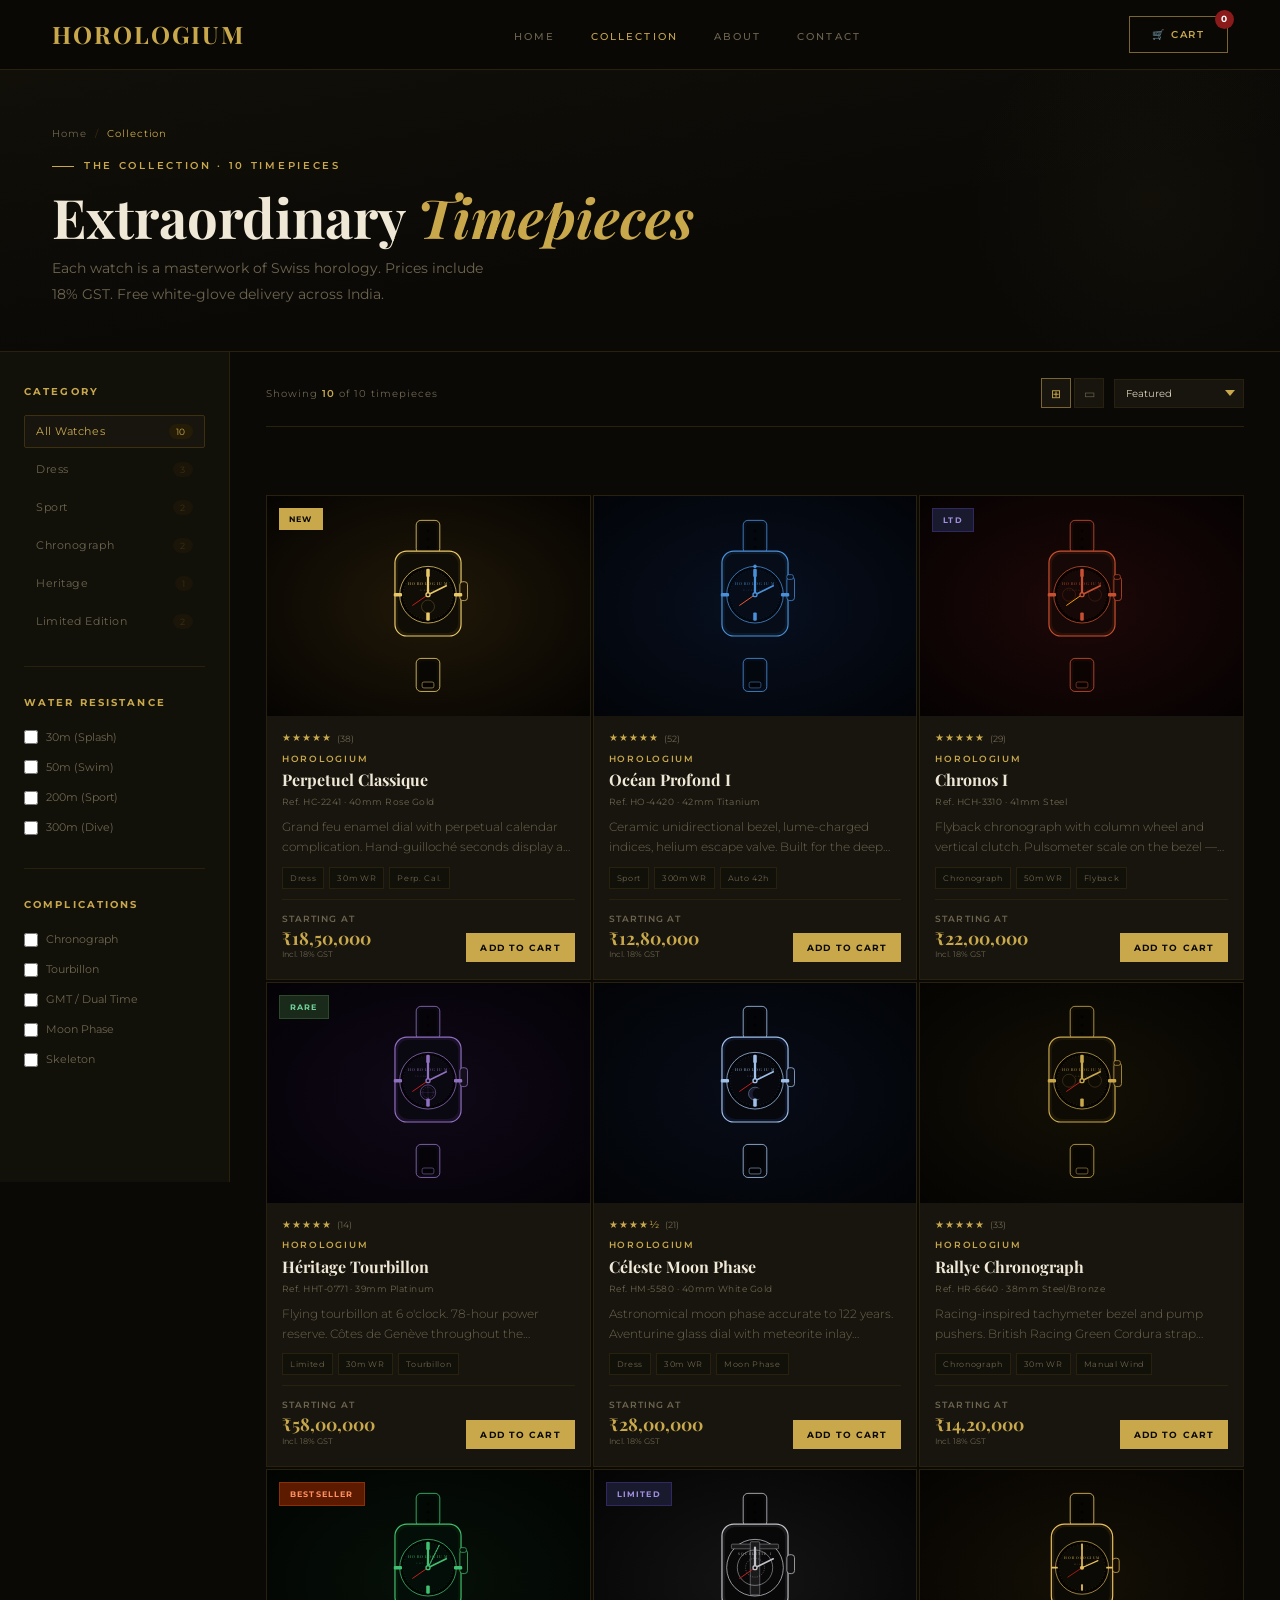
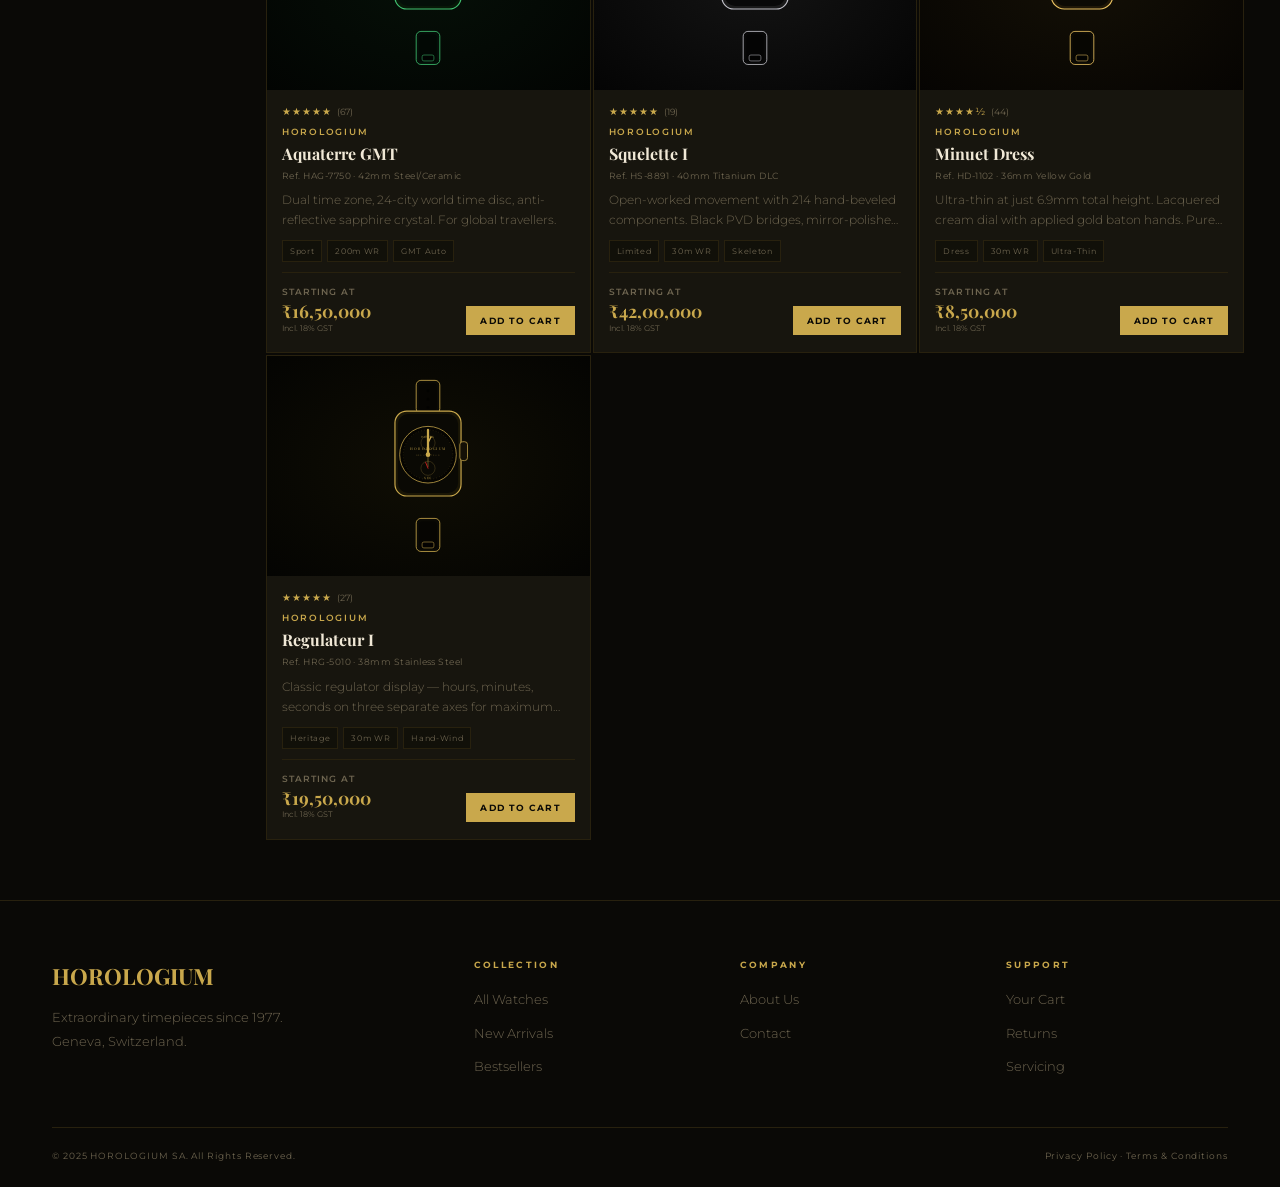
<file: watches.html>
<!DOCTYPE html>
<html lang="en">
<head>
  <!-- Google tag (gtag.js) -->
<script async src="https://www.googletagmanager.com/gtag/js?id=G-4HZL4SSSK9"></script>
<script>
  window.dataLayer = window.dataLayer || [];
  function gtag(){dataLayer.push(arguments);}
  gtag('js', new Date());

  gtag('config', 'G-4HZL4SSSK9');
</script>
<!-- Google Tag Manager -->
<script>(function(w,d,s,l,i){w[l]=w[l]||[];w[l].push({'gtm.start':
new Date().getTime(),event:'gtm.js'});var f=d.getElementsByTagName(s)[0],
j=d.createElement(s),dl=l!='dataLayer'?'&l='+l:'';j.async=true;j.src=
'https://www.googletagmanager.com/gtm.js?id='+i+dl;f.parentNode.insertBefore(j,f);
})(window,document,'script','dataLayer','GTM-5T9J9LD3');</script>
<!-- End Google Tag Manager -->
<meta charset="UTF-8"/>
<meta name="viewport" content="width=device-width,initial-scale=1"/>
<title>Collection — HOROLOGIUM Fine Timepieces</title>
<link href="https://fonts.googleapis.com/css2?family=Playfair+Display:ital,wght@0,600;0,700;1,600&family=Montserrat:wght@300;400;500;600&display=swap" rel="stylesheet"/>
<style>
*,*::before,*::after{box-sizing:border-box;margin:0;padding:0}
html{scroll-behavior:smooth}
body{background:#0a0906;color:#d8ceb8;font-family:'Montserrat',sans-serif;font-size:15px;line-height:1.7;overflow-x:hidden}
a{text-decoration:none;color:inherit}
button{cursor:pointer;font-family:'Montserrat',sans-serif}
::-webkit-scrollbar{width:5px}
::-webkit-scrollbar-track{background:#0a0906}
::-webkit-scrollbar-thumb{background:#7a6530;border-radius:3px}

/* NAV */
nav{position:fixed;top:0;left:0;right:0;z-index:999;height:70px;display:flex;align-items:center;justify-content:space-between;padding:0 52px;background:rgba(10,9,6,0.95);backdrop-filter:blur(14px);border-bottom:1px solid #28210e}
.logo{font-family:'Playfair Display',serif;font-size:1.5rem;font-weight:700;color:#c9a84c;letter-spacing:0.08em}
.nav-links{display:flex;gap:36px;list-style:none}
.nav-links a{font-size:0.65rem;font-weight:500;letter-spacing:0.2em;text-transform:uppercase;color:#6e6550;transition:color 0.2s}
.nav-links a:hover,.nav-links a.active{color:#c9a84c}
.cart-pill{position:relative;display:inline-flex;align-items:center;gap:8px;padding:9px 22px;border:1px solid #7a6530;color:#c9a84c;background:transparent;font-size:0.62rem;font-weight:600;letter-spacing:0.18em;text-transform:uppercase;transition:all 0.22s}
.cart-pill:hover{background:#c9a84c;color:#0a0906}
.cart-pill a{color:inherit;display:flex;align-items:center;gap:8px}
#badge{position:absolute;top:-7px;right:-7px;width:19px;height:19px;border-radius:50%;background:#8b1a1a;color:#fff;font-size:0.55rem;font-weight:700;display:flex;align-items:center;justify-content:center}

/* PAGE HERO */
.page-top{padding-top:70px}
.hero-strip{padding:56px 52px 44px;background:linear-gradient(170deg,rgba(201,168,76,.04) 0%,transparent 60%);border-bottom:1px solid #28210e;position:relative;overflow:hidden}
.hero-strip::after{content:'';position:absolute;right:-60px;top:-60px;width:380px;height:380px;border-radius:50%;background:radial-gradient(circle,rgba(201,168,76,.04) 0%,transparent 70%)}
.bc{display:flex;align-items:center;gap:8px;font-size:0.6rem;letter-spacing:0.1em;color:#6e6550;margin-bottom:16px}
.bc a{color:#6e6550;transition:color 0.2s}.bc a:hover{color:#c9a84c}
.bc span{color:#3a2e10}
.hs-tag{display:flex;align-items:center;gap:10px;font-size:0.6rem;font-weight:600;letter-spacing:0.28em;text-transform:uppercase;color:#c9a84c;margin-bottom:12px}
.hs-tag::before{content:'';width:22px;height:1px;background:#c9a84c}
.hs-h1{font-family:'Playfair Display',serif;font-size:clamp(1.9rem,4.5vw,3.4rem);font-weight:700;color:#f0e8d6;line-height:1.1;margin-bottom:10px}
.hs-h1 em{font-style:italic;color:#c9a84c}
.hs-p{font-size:0.86rem;color:#6e6550;max-width:460px;line-height:1.85}

/* SHOP LAYOUT */
.shop{display:grid;grid-template-columns:230px 1fr;min-height:80vh}

/* SIDEBAR */
.sidebar{border-right:1px solid #28210e;padding:32px 24px;background:#111009;position:sticky;top:70px;height:calc(100vh - 70px);overflow-y:auto}
.sb-sec{margin-bottom:28px;padding-bottom:28px;border-bottom:1px solid #28210e}
.sb-sec:last-child{border-bottom:none;margin-bottom:0;padding-bottom:0}
.sb-title{font-size:0.6rem;font-weight:700;letter-spacing:0.22em;text-transform:uppercase;color:#c9a84c;margin-bottom:14px}
.cat-btns{display:flex;flex-direction:column;gap:5px}
.cat-btn{display:flex;align-items:center;justify-content:space-between;padding:8px 11px;background:transparent;border:1px solid transparent;color:#6e6550;font-size:0.7rem;letter-spacing:0.05em;text-align:left;transition:all 0.2s;border-radius:2px;cursor:pointer}
.cat-btn:hover{background:#17150e;color:#d8ceb8;border-color:#28210e}
.cat-btn.on{background:#17150e;color:#c9a84c;border-color:#3d3010}
.cnt{font-size:0.58rem;background:#1a1508;padding:2px 7px;border-radius:10px;color:#3d3010}
.cat-btn.on .cnt{color:#c9a84c;background:#241c06}
.spec-list{display:flex;flex-direction:column;gap:5px}
.spec-row{display:flex;align-items:center;gap:8px;cursor:pointer;font-size:0.7rem;color:#6e6550;transition:color 0.2s;padding:3px 0}
.spec-row:hover{color:#d8ceb8}
.spec-row input{accent-color:#c9a84c;width:14px;height:14px;flex-shrink:0}

/* MAIN */
.main{padding:26px 36px 60px}
.toolbar{display:flex;align-items:center;justify-content:space-between;margin-bottom:24px;padding-bottom:18px;border-bottom:1px solid #28210e;flex-wrap:wrap;gap:10px}
.res-info{font-size:0.63rem;color:#6e6550;letter-spacing:0.1em}
.res-info b{color:#c9a84c;font-weight:600}
.toolbar-r{display:flex;align-items:center;gap:10px}
.vt{display:flex;gap:3px}
.vt-btn{width:30px;height:30px;background:#17150e;border:1px solid #28210e;color:#6e6550;font-size:0.75rem;display:flex;align-items:center;justify-content:center;transition:all 0.2s;cursor:pointer}
.vt-btn.on,.vt-btn:hover{border-color:#7a6530;color:#c9a84c}
.sort-sel{background:#17150e;border:1px solid #28210e;color:#d8ceb8;padding:7px 28px 7px 11px;font-size:0.63rem;font-family:'Montserrat',sans-serif;outline:none;cursor:pointer;appearance:none;-webkit-appearance:none;background-image:url("data:image/svg+xml,%3Csvg xmlns='http://www.w3.org/2000/svg' width='10' height='6'%3E%3Cpath d='M0 0l5 6 5-6z' fill='%23c9a84c'/%3E%3C/svg%3E");background-repeat:no-repeat;background-position:right 8px center;transition:border-color 0.2s}
.sort-sel:focus{border-color:#7a6530}

/* PRODUCT GRID */
.grid{display:grid;grid-template-columns:repeat(3,1fr);gap:2px}
.grid.g2{grid-template-columns:repeat(2,1fr)}

/* PRODUCT CARD */
.card{background:#17150e;border:1px solid #28210e;display:flex;flex-direction:column;position:relative;transition:border-color 0.28s,transform 0.28s,box-shadow 0.28s}
.card:hover{border-color:#3d3010;transform:translateY(-5px);box-shadow:0 18px 48px rgba(0,0,0,0.65);z-index:2}
.badge{position:absolute;top:12px;left:12px;z-index:1;padding:4px 10px;font-size:0.52rem;font-weight:700;letter-spacing:0.14em;text-transform:uppercase}
.b-new{background:#c9a84c;color:#0a0906}
.b-ltd{background:#1a1a2e;color:#a090e0;border:1px solid #302860}
.b-rare{background:#1a2a1a;color:#6fcf97;border:1px solid #2a4a2a}
.b-hot{background:#5c1a00;color:#ff9060;border:1px solid #8b3000}
.wish{position:absolute;top:12px;right:12px;width:28px;height:28px;border-radius:50%;background:rgba(10,9,6,0.75);border:1px solid #28210e;display:flex;align-items:center;justify-content:center;font-size:0.72rem;color:#6e6550;transition:all 0.2s;cursor:pointer}
.wish:hover{border-color:#c9a84c;color:#c9a84c}
.card-img{height:220px;display:flex;align-items:center;justify-content:center;position:relative;overflow:hidden;cursor:pointer}
.card-img svg{transition:transform 0.5s cubic-bezier(0.34,1.56,0.64,1)}
.card:hover .card-img svg{transform:scale(1.1) rotate(5deg)}
.rating{display:flex;align-items:center;gap:5px;margin-bottom:5px}
.stars{color:#c9a84c;font-size:0.6rem;letter-spacing:1px}
.rc{font-size:0.58rem;color:#6e6550}
.card-body{padding:14px 15px 17px;display:flex;flex-direction:column;flex:1}
.c-brand{font-size:0.54rem;font-weight:600;letter-spacing:0.2em;text-transform:uppercase;color:#c9a84c;margin-bottom:4px}
.c-name{font-family:'Playfair Display',serif;font-size:1rem;font-weight:700;color:#f0e8d6;line-height:1.25;margin-bottom:4px}
.c-ref{font-size:0.58rem;color:#6e6550;letter-spacing:0.05em;margin-bottom:7px}
.c-desc{font-size:0.75rem;color:#6e6550;font-weight:300;line-height:1.65;margin-bottom:10px;flex:1;display:-webkit-box;-webkit-line-clamp:2;-webkit-box-orient:vertical;overflow:hidden}
.c-tags{display:flex;gap:5px;flex-wrap:wrap;margin-bottom:10px}
.c-tag{background:#111009;border:1px solid #28210e;padding:3px 7px;font-size:0.52rem;letter-spacing:0.08em;color:#6e6550}
.card-footer{border-top:1px solid #28210e;padding-top:12px;display:flex;align-items:flex-end;justify-content:space-between;gap:8px}
.price-lbl{font-size:0.55rem;font-weight:600;letter-spacing:0.12em;text-transform:uppercase;color:#6e6550;margin-bottom:2px}
.price{font-family:'Playfair Display',serif;font-size:1.1rem;font-weight:700;color:#c9a84c;line-height:1}
.gst{font-size:0.5rem;color:#6e6550;margin-top:2px}
.atc{padding:9px 14px;background:#c9a84c;color:#0a0906;border:none;font-size:0.58rem;font-weight:700;letter-spacing:0.12em;text-transform:uppercase;transition:all 0.22s;white-space:nowrap;flex-shrink:0}
.atc:hover{background:#e8c96a}
.atc.done{background:#3d3010;color:#c9a84c;pointer-events:none}

/* Active filters */
.af-wrap{display:flex;align-items:center;gap:7px;flex-wrap:wrap;margin-bottom:18px;min-height:26px}
.af-tag{display:inline-flex;align-items:center;gap:6px;background:#17150e;border:1px solid #3d3010;padding:4px 10px;font-size:0.6rem;color:#c9a84c;letter-spacing:0.08em}
.af-tag button{background:none;border:none;color:#c9a84c;font-size:0.75rem;line-height:1;cursor:pointer;transition:color 0.2s}
.af-tag button:hover{color:#fff}
.clear-all{font-size:0.6rem;color:#6e6550;letter-spacing:0.1em;text-transform:uppercase;text-decoration:underline;cursor:pointer;background:none;border:none;transition:color 0.2s}
.clear-all:hover{color:#c9a84c}

/* No results */
.no-res{display:none;text-align:center;padding:72px 20px}
.no-res-ico{font-size:2.2rem;color:#3d3010;margin-bottom:14px}
.no-res h3{font-family:'Playfair Display',serif;font-size:1.4rem;color:#f0e8d6;margin-bottom:8px}
.no-res p{font-size:0.8rem;color:#6e6550;margin-bottom:22px}
.no-res button{padding:10px 24px;background:#c9a84c;color:#0a0906;border:none;font-size:0.62rem;font-weight:700;letter-spacing:0.16em;text-transform:uppercase;cursor:pointer}

/* TOAST */
#toast{position:fixed;bottom:26px;right:26px;z-index:9999;background:#17150e;border:1px solid #c9a84c;padding:13px 20px;display:flex;align-items:center;gap:9px;font-size:0.64rem;font-weight:500;letter-spacing:0.1em;color:#c9a84c;transform:translateY(80px);opacity:0;transition:all 0.4s cubic-bezier(0.34,1.56,0.64,1);pointer-events:none;max-width:300px}
#toast.show{transform:translateY(0);opacity:1}

/* FOOTER */
footer{border-top:1px solid #28210e;padding:56px 52px 24px}
.f-grid{display:grid;grid-template-columns:1.7fr 1fr 1fr 1fr;gap:44px;margin-bottom:40px}
.f-logo{font-family:'Playfair Display',serif;font-size:1.4rem;font-weight:700;color:#c9a84c;margin-bottom:10px}
.f-tag{font-size:0.82rem;color:#6e6550;font-weight:300;line-height:1.85;max-width:270px}
.f-col h5{font-size:0.56rem;font-weight:700;letter-spacing:0.26em;text-transform:uppercase;color:#c9a84c;margin-bottom:14px}
.f-col ul{list-style:none}
.f-col ul li{margin-bottom:8px}
.f-col ul li a{font-size:0.82rem;color:#6e6550;font-weight:300;transition:color 0.2s}
.f-col ul li a:hover{color:#c9a84c}
.f-bottom{padding-top:20px;border-top:1px solid #28210e;display:flex;justify-content:space-between;flex-wrap:wrap;gap:10px}
.f-bottom p{font-size:0.58rem;letter-spacing:0.1em;color:#6e6550}

/* RESPONSIVE */
@media(max-width:1200px){.grid{grid-template-columns:repeat(2,1fr)}}
@media(max-width:1024px){
  nav{padding:0 28px}
  .shop{grid-template-columns:1fr}
  .sidebar{position:static;height:auto;border-right:none;border-bottom:1px solid #28210e;display:flex;flex-wrap:wrap;gap:20px;padding:20px 28px}
  .sb-sec{border-bottom:none;margin-bottom:0;padding-bottom:0;min-width:170px}
  .main{padding:20px 28px 44px}
  .grid{grid-template-columns:repeat(3,1fr)}
  .f-grid{grid-template-columns:1fr 1fr;gap:28px}
  footer{padding:40px 28px 18px}
  .hero-strip{padding:44px 28px 36px}
}
@media(max-width:768px){
  nav{padding:0 18px}.nav-links{display:none}
  .grid{grid-template-columns:repeat(2,1fr)}
  .main{padding:16px 16px 36px}
  .hero-strip{padding:36px 16px 28px}
  .f-grid{grid-template-columns:1fr}
  footer{padding:32px 16px 14px}
}
@media(max-width:480px){.grid{grid-template-columns:1fr}}
</style>
</head>
<body>
  <!-- Google Tag Manager (noscript) -->
<noscript><iframe src="https://www.googletagmanager.com/ns.html?id=GTM-5T9J9LD3"
height="0" width="0" style="display:none;visibility:hidden"></iframe></noscript>
<!-- End Google Tag Manager (noscript) -->

<!-- TOAST -->
<div id="toast"><span>✦</span><span id="tmsg"></span></div>

<!-- NAV -->
<nav>
  <a href="index.html" class="logo">HOROLOGIUM</a>
  <ul class="nav-links">
    <li><a href="index.html">Home</a></li>
    <li><a href="watches.html" class="active">Collection</a></li>
    <li><a href="aboutus.html">About</a></li>
    <li><a href="contactus.html">Contact</a></li>
  </ul>
  <div class="cart-pill">
    <a href="cart.html">🛒 Cart</a>
    <span id="badge">0</span>
  </div>
</nav>

<div class="page-top">
  <!-- HERO STRIP -->
  <div class="hero-strip">
    <div class="bc"><a href="index.html">Home</a><span>/</span><span style="color:#c9a84c">Collection</span></div>
    <div class="hs-tag">The Collection · 10 Timepieces</div>
    <h1 class="hs-h1">Extraordinary <em>Timepieces</em></h1>
    <p class="hs-p">Each watch is a masterwork of Swiss horology. Prices include 18% GST. Free white-glove delivery across India.</p>
  </div>

  <div class="shop">
    <!-- SIDEBAR -->
    <aside class="sidebar">
      <div class="sb-sec">
        <div class="sb-title">Category</div>
        <div class="cat-btns">
          <button class="cat-btn on" data-cat="all"          onclick="setCat('all',this)">All Watches <span class="cnt">10</span></button>
          <button class="cat-btn"    data-cat="dress"        onclick="setCat('dress',this)">Dress <span class="cnt">3</span></button>
          <button class="cat-btn"    data-cat="sport"        onclick="setCat('sport',this)">Sport <span class="cnt">2</span></button>
          <button class="cat-btn"    data-cat="chronograph"  onclick="setCat('chronograph',this)">Chronograph <span class="cnt">2</span></button>
          <button class="cat-btn"    data-cat="heritage"     onclick="setCat('heritage',this)">Heritage <span class="cnt">1</span></button>
          <button class="cat-btn"    data-cat="limited"      onclick="setCat('limited',this)">Limited Edition <span class="cnt">2</span></button>
        </div>
      </div>
      <div class="sb-sec">
        <div class="sb-title">Water Resistance</div>
        <div class="spec-list">
          <label class="spec-row"><input type="checkbox" value="30m" onchange="filterAll()"/> 30m (Splash)</label>
          <label class="spec-row"><input type="checkbox" value="50m" onchange="filterAll()"/> 50m (Swim)</label>
          <label class="spec-row"><input type="checkbox" value="200m" onchange="filterAll()"/> 200m (Sport)</label>
          <label class="spec-row"><input type="checkbox" value="300m" onchange="filterAll()"/> 300m (Dive)</label>
        </div>
      </div>
      <div class="sb-sec">
        <div class="sb-title">Complications</div>
        <div class="spec-list">
          <label class="spec-row"><input type="checkbox" value="chrono" onchange="filterAll()"/> Chronograph</label>
          <label class="spec-row"><input type="checkbox" value="tourbillon" onchange="filterAll()"/> Tourbillon</label>
          <label class="spec-row"><input type="checkbox" value="gmt" onchange="filterAll()"/> GMT / Dual Time</label>
          <label class="spec-row"><input type="checkbox" value="moon" onchange="filterAll()"/> Moon Phase</label>
          <label class="spec-row"><input type="checkbox" value="skeleton" onchange="filterAll()"/> Skeleton</label>
        </div>
      </div>
    </aside>

    <!-- MAIN GRID -->
    <main class="main">
      <div class="toolbar">
        <div class="res-info">Showing <b id="cnt">10</b> of 10 timepieces</div>
        <div class="toolbar-r">
          <div class="vt">
            <button class="vt-btn on" onclick="setGrid(3,this)" title="3 columns">⊞</button>
            <button class="vt-btn"    onclick="setGrid(2,this)" title="2 columns">▭</button>
          </div>
          <select class="sort-sel" id="sortSel" onchange="filterAll()">
            <option value="default">Featured</option>
            <option value="price-asc">Price: Low → High</option>
            <option value="price-desc">Price: High → Low</option>
            <option value="rating">Top Rated</option>
            <option value="name">Name A–Z</option>
          </select>
        </div>
      </div>

      <div class="af-wrap" id="afWrap"></div>

      <!-- ═════════════════════════════════════════════
           10 HARDCODED WATCH CARDS
      ════════════════════════════════════════════════ -->
      <div class="grid" id="watchGrid">

        <!-- WATCH 1 — Perpetuel Classique -->
        <div class="card" data-cat="dress" data-wr="30m" data-comp="" data-price="1850000" data-rating="4.9" data-name="Perpetuel Classique">
          <div class="badge b-new">New</div>
          <button class="wish">♡</button>
          <div class="card-img" style="background:radial-gradient(ellipse at center,#201808 0%,#060402 100%)">
            <svg viewBox="0 0 200 300" xmlns="http://www.w3.org/2000/svg" width="118" height="177">
              <rect x="80" y="4" width="40" height="56" rx="8" fill="#100d06" stroke="#e8c96a" stroke-width="1.4"/>
              <rect x="85" y="9" width="30" height="46" rx="6" fill="rgba(0,0,0,0.4)"/>
              <circle cx="100" cy="22" r="2.5" fill="rgba(0,0,0,0.55)"/>
              <circle cx="100" cy="36" r="2.5" fill="rgba(0,0,0,0.55)"/>
              <circle cx="100" cy="50" r="2.5" fill="rgba(0,0,0,0.55)"/>
              <rect x="44" y="56" width="112" height="144" rx="20" fill="#221a08" stroke="#e8c96a" stroke-width="2"/>
              <rect x="49" y="61" width="102" height="134" rx="17" fill="#100d06"/>
              <rect x="154" y="108" width="13" height="32" rx="5" fill="#1a1306" stroke="#e8c96a" stroke-width="1.3"/>
              <circle cx="100" cy="130" r="48" fill="#060401" stroke="#e8c96a" stroke-width="1.3"/>
              <circle cx="100" cy="130" r="42" fill="#100d06" stroke="#e8c96a" stroke-width="0.4" stroke-dasharray="1 4"/>
              <rect x="97" y="86" width="6" height="14" rx="2" fill="#e8c96a"/>
              <rect x="97" y="160" width="6" height="14" rx="2" fill="#e8c96a"/>
              <rect x="144" y="127" width="14" height="6" rx="2" fill="#e8c96a"/>
              <rect x="42" y="127" width="14" height="6" rx="2" fill="#e8c96a"/>
              <text x="100" y="113" text-anchor="middle" fill="#e8c96a" font-size="6.5" font-family="Playfair Display,serif" letter-spacing="2.5">HOROLOGIUM</text>
              <text x="100" y="124" text-anchor="middle" fill="#e8c96a" font-size="4" font-family="Montserrat,sans-serif" letter-spacing="2" opacity="0.5">GENEVE</text>
              <circle cx="100" cy="150" r="11" fill="none" stroke="#e8c96a" stroke-width="0.7" opacity="0.5"/>
              <line x1="100" y1="130" x2="100" y2="96" stroke="#e8c96a" stroke-width="3.8" stroke-linecap="round"/>
              <line x1="100" y1="130" x2="131" y2="115" stroke="#e8c96a" stroke-width="2.8" stroke-linecap="round"/>
              <line x1="100" y1="130" x2="74" y2="148" stroke="#cc2020" stroke-width="1.6" stroke-linecap="round"/>
              <circle cx="100" cy="130" r="4.5" fill="#e8c96a"/>
              <circle cx="100" cy="130" r="2.2" fill="#100d06"/>
              <rect x="80" y="238" width="40" height="56" rx="8" fill="#100d06" stroke="#e8c96a" stroke-width="1.4"/>
              <rect x="85" y="243" width="30" height="46" rx="6" fill="rgba(0,0,0,0.4)"/>
              <rect x="90" y="278" width="20" height="10" rx="3" fill="rgba(0,0,0,0.5)" stroke="#e8c96a" stroke-width="0.9"/>
            </svg>
          </div>
          <div class="card-body">
            <div class="rating"><span class="stars">★★★★★</span><span class="rc">(38)</span></div>
            <div class="c-brand">Horologium</div>
            <div class="c-name">Perpetuel Classique</div>
            <div class="c-ref">Ref. HC-2241 · 40mm Rose Gold</div>
            <div class="c-desc">Grand feu enamel dial with perpetual calendar complication. Hand-guilloché seconds display at 6 o'clock.</div>
            <div class="c-tags"><span class="c-tag">Dress</span><span class="c-tag">30m WR</span><span class="c-tag">Perp. Cal.</span></div>
            <div class="card-footer">
              <div><div class="price-lbl">Starting at</div><div class="price">₹18,50,000</div><div class="gst">Incl. 18% GST</div></div>
              <button class="atc" onclick="addToCart('W001','Perpetuel Classique','1850000',this)">Add to Cart</button>
            </div>
          </div>
        </div>

        <!-- WATCH 2 — Océan Profond I -->
        <div class="card" data-cat="sport" data-wr="300m" data-comp="" data-price="1280000" data-rating="4.7" data-name="Océan Profond I">
          <button class="wish">♡</button>
          <div class="card-img" style="background:radial-gradient(ellipse at center,#081020 0%,#020408 100%)">
            <svg viewBox="0 0 200 300" xmlns="http://www.w3.org/2000/svg" width="118" height="177">
              <rect x="80" y="4" width="40" height="56" rx="8" fill="#060c18" stroke="#4a90d9" stroke-width="1.4"/>
              <rect x="85" y="9" width="30" height="46" rx="6" fill="rgba(0,0,0,0.4)"/>
              <circle cx="100" cy="22" r="2.5" fill="rgba(0,0,0,0.55)"/>
              <circle cx="100" cy="36" r="2.5" fill="rgba(0,0,0,0.55)"/>
              <circle cx="100" cy="50" r="2.5" fill="rgba(0,0,0,0.55)"/>
              <rect x="44" y="56" width="112" height="144" rx="20" fill="#0a1828" stroke="#4a90d9" stroke-width="2"/>
              <rect x="49" y="61" width="102" height="134" rx="17" fill="#060c18"/>
              <rect x="154" y="100" width="13" height="40" rx="5" fill="#081020" stroke="#4a90d9" stroke-width="1.3"/>
              <rect x="154" y="96" width="11" height="8" rx="3" fill="#081020" stroke="#4a90d9" stroke-width="1.1"/>
              <circle cx="100" cy="130" r="48" fill="#030810" stroke="#4a90d9" stroke-width="1.3"/>
              <circle cx="100" cy="130" r="42" fill="#060c18" stroke="#4a90d9" stroke-width="0.4" stroke-dasharray="1 4"/>
              <circle cx="100" cy="82" r="3" fill="#4a90d9"/>
              <rect x="97" y="86" width="6" height="14" rx="2" fill="#4a90d9"/>
              <rect x="97" y="160" width="6" height="14" rx="2" fill="#4a90d9"/>
              <rect x="144" y="127" width="14" height="6" rx="2" fill="#4a90d9"/>
              <rect x="42" y="127" width="14" height="6" rx="2" fill="#4a90d9"/>
              <text x="100" y="113" text-anchor="middle" fill="#4a90d9" font-size="6.5" font-family="Playfair Display,serif" letter-spacing="2.5">HOROLOGIUM</text>
              <text x="100" y="124" text-anchor="middle" fill="#4a90d9" font-size="4" font-family="Montserrat,sans-serif" letter-spacing="2" opacity="0.55">DIVER 300M</text>
              <line x1="100" y1="130" x2="100" y2="96" stroke="#4a90d9" stroke-width="3.8" stroke-linecap="round"/>
              <line x1="100" y1="130" x2="131" y2="115" stroke="#4a90d9" stroke-width="2.8" stroke-linecap="round"/>
              <line x1="100" y1="130" x2="74" y2="148" stroke="#ff6030" stroke-width="1.6" stroke-linecap="round"/>
              <circle cx="100" cy="130" r="4.5" fill="#4a90d9"/>
              <circle cx="100" cy="130" r="2.2" fill="#060c18"/>
              <rect x="80" y="238" width="40" height="56" rx="8" fill="#060c18" stroke="#4a90d9" stroke-width="1.4"/>
              <rect x="85" y="243" width="30" height="46" rx="6" fill="rgba(0,0,0,0.4)"/>
              <rect x="90" y="278" width="20" height="10" rx="3" fill="rgba(0,0,0,0.5)" stroke="#4a90d9" stroke-width="0.9"/>
            </svg>
          </div>
          <div class="card-body">
            <div class="rating"><span class="stars">★★★★★</span><span class="rc">(52)</span></div>
            <div class="c-brand">Horologium</div>
            <div class="c-name">Océan Profond I</div>
            <div class="c-ref">Ref. HO-4420 · 42mm Titanium</div>
            <div class="c-desc">Ceramic unidirectional bezel, lume-charged indices, helium escape valve. Built for the deep ocean.</div>
            <div class="c-tags"><span class="c-tag">Sport</span><span class="c-tag">300m WR</span><span class="c-tag">Auto 42h</span></div>
            <div class="card-footer">
              <div><div class="price-lbl">Starting at</div><div class="price">₹12,80,000</div><div class="gst">Incl. 18% GST</div></div>
              <button class="atc" onclick="addToCart('W002','Océan Profond I','1280000',this)">Add to Cart</button>
            </div>
          </div>
        </div>

        <!-- WATCH 3 — Chronos I -->
        <div class="card" data-cat="chronograph" data-wr="50m" data-comp="chrono" data-price="2200000" data-rating="4.8" data-name="Chronos I">
          <div class="badge b-ltd">LTD</div>
          <button class="wish">♡</button>
          <div class="card-img" style="background:radial-gradient(ellipse at center,#1e0808 0%,#060202 100%)">
            <svg viewBox="0 0 200 300" xmlns="http://www.w3.org/2000/svg" width="118" height="177">
              <rect x="80" y="4" width="40" height="56" rx="8" fill="#150806" stroke="#c85030" stroke-width="1.4"/>
              <rect x="85" y="9" width="30" height="46" rx="6" fill="rgba(0,0,0,0.4)"/>
              <circle cx="100" cy="22" r="2.5" fill="rgba(0,0,0,0.55)"/>
              <circle cx="100" cy="36" r="2.5" fill="rgba(0,0,0,0.55)"/>
              <circle cx="100" cy="50" r="2.5" fill="rgba(0,0,0,0.55)"/>
              <rect x="44" y="56" width="112" height="144" rx="20" fill="#2a1008" stroke="#c85030" stroke-width="2"/>
              <rect x="49" y="61" width="102" height="134" rx="17" fill="#150806"/>
              <rect x="154" y="100" width="13" height="40" rx="5" fill="#1a0806" stroke="#c85030" stroke-width="1.3"/>
              <rect x="154" y="96" width="11" height="8" rx="3" fill="#1a0806" stroke="#c85030" stroke-width="1.1"/>
              <circle cx="100" cy="130" r="48" fill="#080200" stroke="#c85030" stroke-width="1.3"/>
              <circle cx="100" cy="130" r="42" fill="#150806" stroke="#c85030" stroke-width="0.4" stroke-dasharray="1 4"/>
              <circle cx="78" cy="130" r="11" fill="none" stroke="#c85030" stroke-width="0.7" opacity="0.5"/>
              <circle cx="122" cy="130" r="11" fill="none" stroke="#c85030" stroke-width="0.7" opacity="0.5"/>
              <rect x="97" y="86" width="6" height="14" rx="2" fill="#c85030"/>
              <rect x="97" y="160" width="6" height="14" rx="2" fill="#c85030"/>
              <rect x="144" y="127" width="14" height="6" rx="2" fill="#c85030"/>
              <rect x="42" y="127" width="14" height="6" rx="2" fill="#c85030"/>
              <text x="100" y="113" text-anchor="middle" fill="#c85030" font-size="6.5" font-family="Playfair Display,serif" letter-spacing="2.5">HOROLOGIUM</text>
              <text x="100" y="124" text-anchor="middle" fill="#c85030" font-size="4" font-family="Montserrat,sans-serif" letter-spacing="2" opacity="0.55">CHRONOGRAPH</text>
              <line x1="100" y1="130" x2="100" y2="96" stroke="#c85030" stroke-width="3.8" stroke-linecap="round"/>
              <line x1="100" y1="130" x2="131" y2="115" stroke="#c85030" stroke-width="2.8" stroke-linecap="round"/>
              <line x1="100" y1="130" x2="74" y2="148" stroke="#ffaa00" stroke-width="1.6" stroke-linecap="round"/>
              <circle cx="100" cy="130" r="4.5" fill="#c85030"/>
              <circle cx="100" cy="130" r="2.2" fill="#150806"/>
              <rect x="80" y="238" width="40" height="56" rx="8" fill="#150806" stroke="#c85030" stroke-width="1.4"/>
              <rect x="85" y="243" width="30" height="46" rx="6" fill="rgba(0,0,0,0.4)"/>
              <rect x="90" y="278" width="20" height="10" rx="3" fill="rgba(0,0,0,0.5)" stroke="#c85030" stroke-width="0.9"/>
            </svg>
          </div>
          <div class="card-body">
            <div class="rating"><span class="stars">★★★★★</span><span class="rc">(29)</span></div>
            <div class="c-brand">Horologium</div>
            <div class="c-name">Chronos I</div>
            <div class="c-ref">Ref. HCH-3310 · 41mm Steel</div>
            <div class="c-desc">Flyback chronograph with column wheel and vertical clutch. Pulsometer scale on the bezel — born on the track.</div>
            <div class="c-tags"><span class="c-tag">Chronograph</span><span class="c-tag">50m WR</span><span class="c-tag">Flyback</span></div>
            <div class="card-footer">
              <div><div class="price-lbl">Starting at</div><div class="price">₹22,00,000</div><div class="gst">Incl. 18% GST</div></div>
              <button class="atc" onclick="addToCart('W003','Chronos I','2200000',this)">Add to Cart</button>
            </div>
          </div>
        </div>

        <!-- WATCH 4 — Héritage Tourbillon -->
        <div class="card" data-cat="limited" data-wr="30m" data-comp="tourbillon" data-price="5800000" data-rating="5.0" data-name="Héritage Tourbillon">
          <div class="badge b-rare">Rare</div>
          <button class="wish">♡</button>
          <div class="card-img" style="background:radial-gradient(ellipse at center,#100818 0%,#040206 100%)">
            <svg viewBox="0 0 200 300" xmlns="http://www.w3.org/2000/svg" width="118" height="177">
              <rect x="80" y="4" width="40" height="56" rx="8" fill="#0a0810" stroke="#9070c0" stroke-width="1.4"/>
              <rect x="85" y="9" width="30" height="46" rx="6" fill="rgba(0,0,0,0.4)"/>
              <circle cx="100" cy="22" r="2.5" fill="rgba(0,0,0,0.55)"/>
              <circle cx="100" cy="36" r="2.5" fill="rgba(0,0,0,0.55)"/>
              <circle cx="100" cy="50" r="2.5" fill="rgba(0,0,0,0.55)"/>
              <rect x="44" y="56" width="112" height="144" rx="20" fill="#1a1028" stroke="#9070c0" stroke-width="2"/>
              <rect x="49" y="61" width="102" height="134" rx="17" fill="#0a0810"/>
              <rect x="154" y="108" width="13" height="32" rx="5" fill="#130f1a" stroke="#9070c0" stroke-width="1.3"/>
              <circle cx="100" cy="130" r="48" fill="#050308" stroke="#9070c0" stroke-width="1.3"/>
              <circle cx="100" cy="130" r="42" fill="#0a0810" stroke="#9070c0" stroke-width="0.4" stroke-dasharray="1 4"/>
              <rect x="97" y="86" width="6" height="14" rx="2" fill="#9070c0"/>
              <rect x="97" y="160" width="6" height="14" rx="2" fill="#9070c0"/>
              <rect x="144" y="127" width="14" height="6" rx="2" fill="#9070c0"/>
              <rect x="42" y="127" width="14" height="6" rx="2" fill="#9070c0"/>
              <text x="100" y="113" text-anchor="middle" fill="#9070c0" font-size="6.5" font-family="Playfair Display,serif" letter-spacing="2.5">HOROLOGIUM</text>
              <text x="100" y="124" text-anchor="middle" fill="#9070c0" font-size="4" font-family="Montserrat,sans-serif" letter-spacing="2" opacity="0.55">TOURBILLON</text>
              <circle cx="100" cy="150" r="13" fill="none" stroke="#9070c0" stroke-width="0.9"/>
              <circle cx="100" cy="150" r="9" fill="none" stroke="#9070c0" stroke-width="0.5" stroke-dasharray="2 2"/>
              <line x1="100" y1="137" x2="100" y2="163" stroke="#9070c0" stroke-width="0.5" opacity="0.5"/>
              <line x1="87" y1="150" x2="113" y2="150" stroke="#9070c0" stroke-width="0.5" opacity="0.5"/>
              <line x1="100" y1="130" x2="100" y2="96" stroke="#9070c0" stroke-width="3.8" stroke-linecap="round"/>
              <line x1="100" y1="130" x2="131" y2="115" stroke="#9070c0" stroke-width="2.8" stroke-linecap="round"/>
              <line x1="100" y1="130" x2="74" y2="148" stroke="#cc2020" stroke-width="1.6" stroke-linecap="round"/>
              <circle cx="100" cy="130" r="4.5" fill="#9070c0"/>
              <circle cx="100" cy="130" r="2.2" fill="#0a0810"/>
              <rect x="80" y="238" width="40" height="56" rx="8" fill="#0a0810" stroke="#9070c0" stroke-width="1.4"/>
              <rect x="85" y="243" width="30" height="46" rx="6" fill="rgba(0,0,0,0.4)"/>
              <rect x="90" y="278" width="20" height="10" rx="3" fill="rgba(0,0,0,0.5)" stroke="#9070c0" stroke-width="0.9"/>
            </svg>
          </div>
          <div class="card-body">
            <div class="rating"><span class="stars">★★★★★</span><span class="rc">(14)</span></div>
            <div class="c-brand">Horologium</div>
            <div class="c-name">Héritage Tourbillon</div>
            <div class="c-ref">Ref. HHT-0771 · 39mm Platinum</div>
            <div class="c-desc">Flying tourbillon at 6 o'clock. 78-hour power reserve. Côtes de Genève throughout the movement.</div>
            <div class="c-tags"><span class="c-tag">Limited</span><span class="c-tag">30m WR</span><span class="c-tag">Tourbillon</span></div>
            <div class="card-footer">
              <div><div class="price-lbl">Starting at</div><div class="price">₹58,00,000</div><div class="gst">Incl. 18% GST</div></div>
              <button class="atc" onclick="addToCart('W004','Héritage Tourbillon','5800000',this)">Add to Cart</button>
            </div>
          </div>
        </div>

        <!-- WATCH 5 — Céleste Moon Phase -->
        <div class="card" data-cat="dress" data-wr="30m" data-comp="moon" data-price="2800000" data-rating="4.6" data-name="Céleste Moon Phase">
          <button class="wish">♡</button>
          <div class="card-img" style="background:radial-gradient(ellipse at center,#080c18 0%,#020406 100%)">
            <svg viewBox="0 0 200 300" xmlns="http://www.w3.org/2000/svg" width="118" height="177">
              <rect x="80" y="4" width="40" height="56" rx="8" fill="#06080e" stroke="#a0c0e8" stroke-width="1.4"/>
              <rect x="85" y="9" width="30" height="46" rx="6" fill="rgba(0,0,0,0.4)"/>
              <circle cx="100" cy="22" r="2.5" fill="rgba(0,0,0,0.55)"/>
              <circle cx="100" cy="36" r="2.5" fill="rgba(0,0,0,0.55)"/>
              <circle cx="100" cy="50" r="2.5" fill="rgba(0,0,0,0.55)"/>
              <rect x="44" y="56" width="112" height="144" rx="20" fill="#0e1428" stroke="#a0c0e8" stroke-width="2"/>
              <rect x="49" y="61" width="102" height="134" rx="17" fill="#06080e"/>
              <rect x="154" y="108" width="13" height="32" rx="5" fill="#0a0e18" stroke="#a0c0e8" stroke-width="1.3"/>
              <circle cx="100" cy="130" r="48" fill="#030408" stroke="#a0c0e8" stroke-width="1.3"/>
              <circle cx="100" cy="130" r="42" fill="#06080e" stroke="#a0c0e8" stroke-width="0.4" stroke-dasharray="1 4"/>
              <circle cx="100" cy="152" r="11" fill="#1a1a30" stroke="#a0c0e8" stroke-width="0.7"/>
              <circle cx="105" cy="152" r="9" fill="#06080e"/>
              <rect x="97" y="86" width="6" height="14" rx="2" fill="#a0c0e8"/>
              <rect x="97" y="160" width="6" height="14" rx="2" fill="#a0c0e8"/>
              <rect x="144" y="127" width="14" height="6" rx="2" fill="#a0c0e8"/>
              <rect x="42" y="127" width="14" height="6" rx="2" fill="#a0c0e8"/>
              <text x="100" y="113" text-anchor="middle" fill="#a0c0e8" font-size="6.5" font-family="Playfair Display,serif" letter-spacing="2.5">HOROLOGIUM</text>
              <text x="100" y="124" text-anchor="middle" fill="#a0c0e8" font-size="4" font-family="Montserrat,sans-serif" letter-spacing="2" opacity="0.55">CÉLESTE</text>
              <line x1="100" y1="130" x2="100" y2="96" stroke="#a0c0e8" stroke-width="3.8" stroke-linecap="round"/>
              <line x1="100" y1="130" x2="131" y2="115" stroke="#a0c0e8" stroke-width="2.8" stroke-linecap="round"/>
              <line x1="100" y1="130" x2="74" y2="148" stroke="#cc2020" stroke-width="1.6" stroke-linecap="round"/>
              <circle cx="100" cy="130" r="4.5" fill="#a0c0e8"/>
              <circle cx="100" cy="130" r="2.2" fill="#06080e"/>
              <rect x="80" y="238" width="40" height="56" rx="8" fill="#06080e" stroke="#a0c0e8" stroke-width="1.4"/>
              <rect x="85" y="243" width="30" height="46" rx="6" fill="rgba(0,0,0,0.4)"/>
              <rect x="90" y="278" width="20" height="10" rx="3" fill="rgba(0,0,0,0.5)" stroke="#a0c0e8" stroke-width="0.9"/>
            </svg>
          </div>
          <div class="card-body">
            <div class="rating"><span class="stars">★★★★½</span><span class="rc">(21)</span></div>
            <div class="c-brand">Horologium</div>
            <div class="c-name">Céleste Moon Phase</div>
            <div class="c-ref">Ref. HM-5580 · 40mm White Gold</div>
            <div class="c-desc">Astronomical moon phase accurate to 122 years. Aventurine glass dial with meteorite inlay fragments.</div>
            <div class="c-tags"><span class="c-tag">Dress</span><span class="c-tag">30m WR</span><span class="c-tag">Moon Phase</span></div>
            <div class="card-footer">
              <div><div class="price-lbl">Starting at</div><div class="price">₹28,00,000</div><div class="gst">Incl. 18% GST</div></div>
              <button class="atc" onclick="addToCart('W005','Céleste Moon Phase','2800000',this)">Add to Cart</button>
            </div>
          </div>
        </div>

        <!-- WATCH 6 — Rallye Chronograph -->
        <div class="card" data-cat="chronograph" data-wr="30m" data-comp="chrono" data-price="1420000" data-rating="4.8" data-name="Rallye Chronograph">
          <button class="wish">♡</button>
          <div class="card-img" style="background:radial-gradient(ellipse at center,#141006 0%,#050402 100%)">
            <svg viewBox="0 0 200 300" xmlns="http://www.w3.org/2000/svg" width="118" height="177">
              <rect x="80" y="4" width="40" height="56" rx="8" fill="#0e0a04" stroke="#c9a84c" stroke-width="1.4"/>
              <rect x="85" y="9" width="30" height="46" rx="6" fill="rgba(0,0,0,0.4)"/>
              <circle cx="100" cy="22" r="2.5" fill="rgba(0,0,0,0.55)"/>
              <circle cx="100" cy="36" r="2.5" fill="rgba(0,0,0,0.55)"/>
              <circle cx="100" cy="50" r="2.5" fill="rgba(0,0,0,0.55)"/>
              <rect x="44" y="56" width="112" height="144" rx="20" fill="#1c1608" stroke="#c9a84c" stroke-width="2"/>
              <rect x="49" y="61" width="102" height="134" rx="17" fill="#0e0a04"/>
              <rect x="154" y="100" width="13" height="40" rx="5" fill="#1a1306" stroke="#c9a84c" stroke-width="1.3"/>
              <rect x="154" y="96" width="11" height="8" rx="3" fill="#1a1306" stroke="#c9a84c" stroke-width="1.1"/>
              <circle cx="100" cy="130" r="48" fill="#060401" stroke="#c9a84c" stroke-width="1.3"/>
              <circle cx="100" cy="130" r="42" fill="#0e0a04" stroke="#c9a84c" stroke-width="0.4" stroke-dasharray="1 4"/>
              <circle cx="78" cy="130" r="11" fill="none" stroke="#c9a84c" stroke-width="0.7" opacity="0.5"/>
              <circle cx="122" cy="130" r="11" fill="none" stroke="#c9a84c" stroke-width="0.7" opacity="0.5"/>
              <rect x="97" y="86" width="6" height="14" rx="2" fill="#c9a84c"/>
              <rect x="97" y="160" width="6" height="14" rx="2" fill="#c9a84c"/>
              <rect x="144" y="127" width="14" height="6" rx="2" fill="#c9a84c"/>
              <rect x="42" y="127" width="14" height="6" rx="2" fill="#c9a84c"/>
              <text x="100" y="113" text-anchor="middle" fill="#c9a84c" font-size="6.5" font-family="Playfair Display,serif" letter-spacing="2.5">HOROLOGIUM</text>
              <text x="100" y="124" text-anchor="middle" fill="#c9a84c" font-size="4" font-family="Montserrat,sans-serif" letter-spacing="2" opacity="0.55">RALLYE</text>
              <line x1="100" y1="130" x2="100" y2="96" stroke="#c9a84c" stroke-width="3.8" stroke-linecap="round"/>
              <line x1="100" y1="130" x2="131" y2="115" stroke="#c9a84c" stroke-width="2.8" stroke-linecap="round"/>
              <line x1="100" y1="130" x2="74" y2="148" stroke="#cc2020" stroke-width="1.6" stroke-linecap="round"/>
              <circle cx="100" cy="130" r="4.5" fill="#c9a84c"/>
              <circle cx="100" cy="130" r="2.2" fill="#0e0a04"/>
              <rect x="80" y="238" width="40" height="56" rx="8" fill="#0e0a04" stroke="#c9a84c" stroke-width="1.4"/>
              <rect x="85" y="243" width="30" height="46" rx="6" fill="rgba(0,0,0,0.4)"/>
              <rect x="90" y="278" width="20" height="10" rx="3" fill="rgba(0,0,0,0.5)" stroke="#c9a84c" stroke-width="0.9"/>
            </svg>
          </div>
          <div class="card-body">
            <div class="rating"><span class="stars">★★★★★</span><span class="rc">(33)</span></div>
            <div class="c-brand">Horologium</div>
            <div class="c-name">Rallye Chronograph</div>
            <div class="c-ref">Ref. HR-6640 · 38mm Steel/Bronze</div>
            <div class="c-desc">Racing-inspired tachymeter bezel and pump pushers. British Racing Green Cordura strap included.</div>
            <div class="c-tags"><span class="c-tag">Chronograph</span><span class="c-tag">30m WR</span><span class="c-tag">Manual Wind</span></div>
            <div class="card-footer">
              <div><div class="price-lbl">Starting at</div><div class="price">₹14,20,000</div><div class="gst">Incl. 18% GST</div></div>
              <button class="atc" onclick="addToCart('W006','Rallye Chronograph','1420000',this)">Add to Cart</button>
            </div>
          </div>
        </div>

        <!-- WATCH 7 — Aquaterre GMT -->
        <div class="card" data-cat="sport" data-wr="200m" data-comp="gmt" data-price="1650000" data-rating="4.9" data-name="Aquaterre GMT">
          <div class="badge b-hot">Bestseller</div>
          <button class="wish">♡</button>
          <div class="card-img" style="background:radial-gradient(ellipse at center,#061008 0%,#020402 100%)">
            <svg viewBox="0 0 200 300" xmlns="http://www.w3.org/2000/svg" width="118" height="177">
              <rect x="80" y="4" width="40" height="56" rx="8" fill="#040e08" stroke="#40c070" stroke-width="1.4"/>
              <rect x="85" y="9" width="30" height="46" rx="6" fill="rgba(0,0,0,0.4)"/>
              <circle cx="100" cy="22" r="2.5" fill="rgba(0,0,0,0.55)"/>
              <circle cx="100" cy="36" r="2.5" fill="rgba(0,0,0,0.55)"/>
              <circle cx="100" cy="50" r="2.5" fill="rgba(0,0,0,0.55)"/>
              <rect x="44" y="56" width="112" height="144" rx="20" fill="#081808" stroke="#40c070" stroke-width="2"/>
              <rect x="49" y="61" width="102" height="134" rx="17" fill="#040e08"/>
              <rect x="154" y="100" width="13" height="40" rx="5" fill="#061008" stroke="#40c070" stroke-width="1.3"/>
              <rect x="154" y="96" width="11" height="8" rx="3" fill="#061008" stroke="#40c070" stroke-width="1.1"/>
              <circle cx="100" cy="130" r="48" fill="#020602" stroke="#40c070" stroke-width="1.3"/>
              <circle cx="100" cy="130" r="42" fill="#040e08" stroke="#40c070" stroke-width="0.4" stroke-dasharray="1 4"/>
              <rect x="97" y="86" width="6" height="14" rx="2" fill="#40c070"/>
              <rect x="97" y="160" width="6" height="14" rx="2" fill="#40c070"/>
              <rect x="144" y="127" width="14" height="6" rx="2" fill="#40c070"/>
              <rect x="42" y="127" width="14" height="6" rx="2" fill="#40c070"/>
              <text x="100" y="113" text-anchor="middle" fill="#40c070" font-size="6.5" font-family="Playfair Display,serif" letter-spacing="2.5">HOROLOGIUM</text>
              <text x="100" y="124" text-anchor="middle" fill="#40c070" font-size="4" font-family="Montserrat,sans-serif" letter-spacing="2" opacity="0.55">GMT WORLD</text>
              <line x1="100" y1="130" x2="119" y2="92" stroke="#40c070" stroke-width="1.9" stroke-linecap="round" stroke-dasharray="3 2"/>
              <line x1="100" y1="130" x2="100" y2="96" stroke="#40c070" stroke-width="3.8" stroke-linecap="round"/>
              <line x1="100" y1="130" x2="131" y2="115" stroke="#40c070" stroke-width="2.8" stroke-linecap="round"/>
              <line x1="100" y1="130" x2="74" y2="148" stroke="#cc2020" stroke-width="1.6" stroke-linecap="round"/>
              <circle cx="100" cy="130" r="4.5" fill="#40c070"/>
              <circle cx="100" cy="130" r="2.2" fill="#040e08"/>
              <rect x="80" y="238" width="40" height="56" rx="8" fill="#040e08" stroke="#40c070" stroke-width="1.4"/>
              <rect x="85" y="243" width="30" height="46" rx="6" fill="rgba(0,0,0,0.4)"/>
              <rect x="90" y="278" width="20" height="10" rx="3" fill="rgba(0,0,0,0.5)" stroke="#40c070" stroke-width="0.9"/>
            </svg>
          </div>
          <div class="card-body">
            <div class="rating"><span class="stars">★★★★★</span><span class="rc">(67)</span></div>
            <div class="c-brand">Horologium</div>
            <div class="c-name">Aquaterre GMT</div>
            <div class="c-ref">Ref. HAG-7750 · 42mm Steel/Ceramic</div>
            <div class="c-desc">Dual time zone, 24-city world time disc, anti-reflective sapphire crystal. For global travellers.</div>
            <div class="c-tags"><span class="c-tag">Sport</span><span class="c-tag">200m WR</span><span class="c-tag">GMT Auto</span></div>
            <div class="card-footer">
              <div><div class="price-lbl">Starting at</div><div class="price">₹16,50,000</div><div class="gst">Incl. 18% GST</div></div>
              <button class="atc" onclick="addToCart('W007','Aquaterre GMT','1650000',this)">Add to Cart</button>
            </div>
          </div>
        </div>

        <!-- WATCH 8 — Squelette I -->
        <div class="card" data-cat="limited" data-wr="30m" data-comp="skeleton" data-price="4200000" data-rating="4.9" data-name="Squelette I">
          <div class="badge b-ltd">Limited</div>
          <button class="wish">♡</button>
          <div class="card-img" style="background:radial-gradient(ellipse at center,#141414 0%,#040404 100%)">
            <svg viewBox="0 0 200 300" xmlns="http://www.w3.org/2000/svg" width="118" height="177">
              <rect x="80" y="4" width="40" height="56" rx="8" fill="#080808" stroke="#c0c0c8" stroke-width="1.4"/>
              <rect x="85" y="9" width="30" height="46" rx="6" fill="rgba(0,0,0,0.4)"/>
              <circle cx="100" cy="22" r="2.5" fill="rgba(0,0,0,0.6)"/>
              <circle cx="100" cy="36" r="2.5" fill="rgba(0,0,0,0.6)"/>
              <circle cx="100" cy="50" r="2.5" fill="rgba(0,0,0,0.6)"/>
              <rect x="44" y="56" width="112" height="144" rx="20" fill="#1a1a1a" stroke="#c0c0c8" stroke-width="2"/>
              <rect x="49" y="61" width="102" height="134" rx="17" fill="#080808"/>
              <rect x="154" y="108" width="13" height="32" rx="5" fill="#111111" stroke="#c0c0c8" stroke-width="1.3"/>
              <circle cx="100" cy="130" r="48" fill="none" stroke="#c0c0c8" stroke-width="1.3"/>
              <rect x="60" y="90" width="80" height="8" rx="2" fill="#1a1a1a" stroke="#c0c0c8" stroke-width="0.7"/>
              <rect x="92" y="86" width="16" height="90" rx="2" fill="#1a1a1a" stroke="#c0c0c8" stroke-width="0.7"/>
              <circle cx="100" cy="130" r="30" fill="none" stroke="#c0c0c8" stroke-width="0.9"/>
              <circle cx="100" cy="130" r="16" fill="none" stroke="#c0c0c8" stroke-width="0.6" stroke-dasharray="2 2"/>
              <text x="100" y="108" text-anchor="middle" fill="#c0c0c8" font-size="6" font-family="Playfair Display,serif" letter-spacing="2">SQUELETTE I</text>
              <line x1="100" y1="130" x2="100" y2="96" stroke="#c0c0c8" stroke-width="3.8" stroke-linecap="round"/>
              <line x1="100" y1="130" x2="131" y2="115" stroke="#c0c0c8" stroke-width="2.8" stroke-linecap="round"/>
              <line x1="100" y1="130" x2="74" y2="148" stroke="#cc2020" stroke-width="1.6" stroke-linecap="round"/>
              <circle cx="100" cy="130" r="4.5" fill="#c0c0c8"/>
              <circle cx="100" cy="130" r="2.2" fill="#080808"/>
              <rect x="80" y="238" width="40" height="56" rx="8" fill="#080808" stroke="#c0c0c8" stroke-width="1.4"/>
              <rect x="85" y="243" width="30" height="46" rx="6" fill="rgba(0,0,0,0.4)"/>
              <rect x="90" y="278" width="20" height="10" rx="3" fill="rgba(0,0,0,0.5)" stroke="#c0c0c8" stroke-width="0.9"/>
            </svg>
          </div>
          <div class="card-body">
            <div class="rating"><span class="stars">★★★★★</span><span class="rc">(19)</span></div>
            <div class="c-brand">Horologium</div>
            <div class="c-name">Squelette I</div>
            <div class="c-ref">Ref. HS-8891 · 40mm Titanium DLC</div>
            <div class="c-desc">Open-worked movement with 214 hand-beveled components. Black PVD bridges, mirror-polished chamfers.</div>
            <div class="c-tags"><span class="c-tag">Limited</span><span class="c-tag">30m WR</span><span class="c-tag">Skeleton</span></div>
            <div class="card-footer">
              <div><div class="price-lbl">Starting at</div><div class="price">₹42,00,000</div><div class="gst">Incl. 18% GST</div></div>
              <button class="atc" onclick="addToCart('W008','Squelette I','4200000',this)">Add to Cart</button>
            </div>
          </div>
        </div>

        <!-- WATCH 9 — Minuet Dress -->
        <div class="card" data-cat="dress" data-wr="30m" data-comp="" data-price="850000" data-rating="4.7" data-name="Minuet Dress">
          <button class="wish">♡</button>
          <div class="card-img" style="background:radial-gradient(ellipse at center,#141006 0%,#060402 100%)">
            <svg viewBox="0 0 200 300" xmlns="http://www.w3.org/2000/svg" width="118" height="177">
              <rect x="80" y="4" width="40" height="56" rx="8" fill="#0c0a04" stroke="#e8c060" stroke-width="1.4"/>
              <rect x="85" y="9" width="30" height="46" rx="6" fill="rgba(0,0,0,0.4)"/>
              <circle cx="100" cy="22" r="2.5" fill="rgba(0,0,0,0.55)"/>
              <circle cx="100" cy="36" r="2.5" fill="rgba(0,0,0,0.55)"/>
              <circle cx="100" cy="50" r="2.5" fill="rgba(0,0,0,0.55)"/>
              <rect x="48" y="56" width="104" height="144" rx="22" fill="#201808" stroke="#e8c060" stroke-width="2"/>
              <rect x="53" y="61" width="94" height="134" rx="19" fill="#0c0a04"/>
              <rect x="152" y="114" width="11" height="24" rx="4" fill="#160e02" stroke="#e8c060" stroke-width="1.2"/>
              <circle cx="100" cy="130" r="45" fill="#060401" stroke="#e8c060" stroke-width="1.1"/>
              <circle cx="100" cy="130" r="39" fill="#0c0a04" stroke="#e8c060" stroke-width="0.35" stroke-dasharray="1 5"/>
              <rect x="98.5" y="89" width="3" height="11" rx="1" fill="#e8c060"/>
              <rect x="98.5" y="158" width="3" height="11" rx="1" fill="#e8c060"/>
              <rect x="141" y="128.5" width="11" height="3" rx="1" fill="#e8c060"/>
              <rect x="48" y="128.5" width="11" height="3" rx="1" fill="#e8c060"/>
              <text x="100" y="115" text-anchor="middle" fill="#e8c060" font-size="6" font-family="Playfair Display,serif" letter-spacing="2">HOROLOGIUM</text>
              <text x="100" y="125" text-anchor="middle" fill="#e8c060" font-size="3.8" font-family="Montserrat,sans-serif" letter-spacing="2" opacity="0.55">MINUET</text>
              <line x1="100" y1="130" x2="100" y2="101" stroke="#e8c060" stroke-width="2.8" stroke-linecap="round"/>
              <line x1="100" y1="130" x2="127" y2="118" stroke="#e8c060" stroke-width="2" stroke-linecap="round"/>
              <line x1="100" y1="130" x2="76" y2="146" stroke="#cc2020" stroke-width="1.3" stroke-linecap="round"/>
              <circle cx="100" cy="130" r="3.5" fill="#e8c060"/>
              <rect x="80" y="238" width="40" height="56" rx="8" fill="#0c0a04" stroke="#e8c060" stroke-width="1.4"/>
              <rect x="85" y="243" width="30" height="46" rx="6" fill="rgba(0,0,0,0.4)"/>
              <rect x="90" y="278" width="20" height="10" rx="3" fill="rgba(0,0,0,0.5)" stroke="#e8c060" stroke-width="0.9"/>
            </svg>
          </div>
          <div class="card-body">
            <div class="rating"><span class="stars">★★★★½</span><span class="rc">(44)</span></div>
            <div class="c-brand">Horologium</div>
            <div class="c-name">Minuet Dress</div>
            <div class="c-ref">Ref. HD-1102 · 36mm Yellow Gold</div>
            <div class="c-desc">Ultra-thin at just 6.9mm total height. Lacquered cream dial with applied gold baton hands. Pure elegance.</div>
            <div class="c-tags"><span class="c-tag">Dress</span><span class="c-tag">30m WR</span><span class="c-tag">Ultra-Thin</span></div>
            <div class="card-footer">
              <div><div class="price-lbl">Starting at</div><div class="price">₹8,50,000</div><div class="gst">Incl. 18% GST</div></div>
              <button class="atc" onclick="addToCart('W009','Minuet Dress','850000',this)">Add to Cart</button>
            </div>
          </div>
        </div>

        <!-- WATCH 10 — Regulateur I -->
        <div class="card" data-cat="heritage" data-wr="30m" data-comp="" data-price="1950000" data-rating="4.8" data-name="Regulateur I">
          <button class="wish">♡</button>
          <div class="card-img" style="background:radial-gradient(ellipse at center,#100e04 0%,#040402 100%)">
            <svg viewBox="0 0 200 300" xmlns="http://www.w3.org/2000/svg" width="118" height="177">
              <rect x="80" y="4" width="40" height="56" rx="8" fill="#0a0904" stroke="#c9a84c" stroke-width="1.4"/>
              <rect x="85" y="9" width="30" height="46" rx="6" fill="rgba(0,0,0,0.4)"/>
              <circle cx="100" cy="22" r="2.5" fill="rgba(0,0,0,0.55)"/>
              <circle cx="100" cy="36" r="2.5" fill="rgba(0,0,0,0.55)"/>
              <circle cx="100" cy="50" r="2.5" fill="rgba(0,0,0,0.55)"/>
              <rect x="44" y="56" width="112" height="144" rx="20" fill="#1a1606" stroke="#c9a84c" stroke-width="2"/>
              <rect x="49" y="61" width="102" height="134" rx="17" fill="#0a0904"/>
              <rect x="154" y="108" width="13" height="32" rx="5" fill="#141006" stroke="#c9a84c" stroke-width="1.3"/>
              <circle cx="100" cy="130" r="48" fill="#050401" stroke="#c9a84c" stroke-width="1.3"/>
              <circle cx="100" cy="130" r="42" fill="#0a0904" stroke="#c9a84c" stroke-width="0.4" stroke-dasharray="1 4"/>
              <circle cx="100" cy="110" r="12" fill="none" stroke="#c9a84c" stroke-width="0.7" opacity="0.5"/>
              <circle cx="100" cy="153" r="12" fill="none" stroke="#c9a84c" stroke-width="0.7" opacity="0.5"/>
              <text x="100" y="101" text-anchor="middle" fill="#c9a84c" font-size="4.5" font-family="Montserrat,sans-serif" letter-spacing="1">HOURS</text>
              <text x="100" y="171" text-anchor="middle" fill="#c9a84c" font-size="4.5" font-family="Montserrat,sans-serif" letter-spacing="1">SEC</text>
              <text x="100" y="122" text-anchor="middle" fill="#c9a84c" font-size="6" font-family="Playfair Display,serif" letter-spacing="2">HOROLOGIUM</text>
              <text x="100" y="133" text-anchor="middle" fill="#c9a84c" font-size="3.8" font-family="Montserrat,sans-serif" letter-spacing="2" opacity="0.55">RÉGULATEUR</text>
              <line x1="100" y1="130" x2="100" y2="88" stroke="#c9a84c" stroke-width="3.8" stroke-linecap="round"/>
              <line x1="100" y1="130" x2="100" y2="150" stroke="#c9a84c" stroke-width="2.2" stroke-linecap="round" opacity="0.35"/>
              <line x1="100" y1="110" x2="105" y2="100" stroke="#c9a84c" stroke-width="2.2" stroke-linecap="round"/>
              <line x1="100" y1="153" x2="96" y2="143" stroke="#cc2020" stroke-width="1.5" stroke-linecap="round"/>
              <circle cx="100" cy="130" r="4" fill="#c9a84c"/>
              <rect x="80" y="238" width="40" height="56" rx="8" fill="#0a0904" stroke="#c9a84c" stroke-width="1.4"/>
              <rect x="85" y="243" width="30" height="46" rx="6" fill="rgba(0,0,0,0.4)"/>
              <rect x="90" y="278" width="20" height="10" rx="3" fill="rgba(0,0,0,0.5)" stroke="#c9a84c" stroke-width="0.9"/>
            </svg>
          </div>
          <div class="card-body">
            <div class="rating"><span class="stars">★★★★★</span><span class="rc">(27)</span></div>
            <div class="c-brand">Horologium</div>
            <div class="c-name">Regulateur I</div>
            <div class="c-ref">Ref. HRG-5010 · 38mm Stainless Steel</div>
            <div class="c-desc">Classic regulator display — hours, minutes, seconds on three separate axes for maximum precision reading.</div>
            <div class="c-tags"><span class="c-tag">Heritage</span><span class="c-tag">30m WR</span><span class="c-tag">Hand-Wind</span></div>
            <div class="card-footer">
              <div><div class="price-lbl">Starting at</div><div class="price">₹19,50,000</div><div class="gst">Incl. 18% GST</div></div>
              <button class="atc" onclick="addToCart('W010','Regulateur I','1950000',this)">Add to Cart</button>
            </div>
          </div>
        </div>

      </div><!-- /grid -->

      <!-- NO RESULTS -->
      <div class="no-res" id="noRes">
        <div class="no-res-ico">⌚</div>
        <h3>No watches match your filters</h3>
        <p>Try adjusting your selection or clear all filters.</p>
        <button onclick="clearAll()">Clear All Filters</button>
      </div>

    </main>
  </div><!-- /shop -->
</div><!-- /page-top -->

<!-- FOOTER -->
<footer>
  <div class="f-grid">
    <div>
      <div class="f-logo">HOROLOGIUM</div>
      <p class="f-tag">Extraordinary timepieces since 1977. Geneva, Switzerland.</p>
    </div>
    <div class="f-col"><h5>Collection</h5><ul>
      <li><a href="watches.html">All Watches</a></li>
      <li><a href="index.html">New Arrivals</a></li>
      <li><a href="index.html">Bestsellers</a></li>
    </ul></div>
    <div class="f-col"><h5>Company</h5><ul>
      <li><a href="aboutus.html">About Us</a></li>
      <li><a href="contactus.html">Contact</a></li>
    </ul></div>
    <div class="f-col"><h5>Support</h5><ul>
      <li><a href="cart.html">Your Cart</a></li>
      <li><a href="#">Returns</a></li>
      <li><a href="#">Servicing</a></li>
    </ul></div>
  </div>
  <div class="f-bottom">
    <p>© 2025 HOROLOGIUM SA. All Rights Reserved.</p>
    <p>Privacy Policy · Terms & Conditions</p>
  </div>
</footer>

<!-- ═══════════════════════════════════
     INLINE SCRIPT — NO EXTERNAL JS
═══════════════════════════════════════ -->
<script>
/* ── Cart (sessionStorage for badge only) ── */
var cart = [];
try { cart = JSON.parse(sessionStorage.getItem('hCart') || '[]'); } catch(e){ cart = []; }
function updateBadge(){ document.getElementById('badge').textContent = cart.length; }
updateBadge();

function addToCart(id, name, rawPrice, btn){
  for(var i = 0; i < cart.length; i++){
    if(cart[i].id === id){ showToast('Already in your cart'); return; }
  }
  var price = parseInt(rawPrice, 10);
  cart.push({ id:id, name:name, price:price });
  try{ sessionStorage.setItem('hCart', JSON.stringify(cart)); } catch(e){}
  updateBadge();
  btn.textContent = 'In Cart ✓';
  btn.classList.add('done');
  showToast(name + ' added to cart');
  window.dataLayer = window.dataLayer || [];
  window.dataLayer.push({
    event:'add_to_cart',
    ecommerce:{ currency:'INR', value:price,
      items:[{ item_id:id, item_name:name, item_brand:'Horologium', price:price, quantity:1 }] }
  });
  console.log('📊 add_to_cart →', id, name, '₹'+price.toLocaleString('en-IN'));
}

function showToast(msg){
  var t = document.getElementById('toast');
  document.getElementById('tmsg').textContent = msg;
  t.classList.add('show');
  clearTimeout(t._t);
  t._t = setTimeout(function(){ t.classList.remove('show'); }, 3200);
}

/* ── Grid view toggle ── */
function setGrid(cols, btn){
  document.querySelectorAll('.vt-btn').forEach(function(b){ b.classList.remove('on'); });
  btn.classList.add('on');
  var g = document.getElementById('watchGrid');
  g.className = 'grid' + (cols === 2 ? ' g2' : '');
}

/* ── Active category ── */
var activeCat = 'all';
function setCat(cat, btn){
  activeCat = cat;
  document.querySelectorAll('.cat-btn').forEach(function(b){ b.classList.remove('on'); });
  btn.classList.add('on');
  filterAll();
  window.dataLayer = window.dataLayer || [];
  window.dataLayer.push({ event:'filter_collection', filter_category:cat });
}

/* ── Main filter + sort ── */
function filterAll(){
  var sort   = document.getElementById('sortSel').value;
  var wrVals = [], compVals = [];
  document.querySelectorAll('.spec-row input:checked').forEach(function(cb){
    var v = cb.value;
    if(v === '30m' || v === '50m' || v === '200m' || v === '300m') wrVals.push(v);
    else compVals.push(v);
  });

  var cards = Array.from(document.querySelectorAll('#watchGrid .card'));
  var visible = [];

  cards.forEach(function(c){
    var catOk  = activeCat === 'all' || c.getAttribute('data-cat') === activeCat;
    var wrOk   = wrVals.length === 0 || wrVals.indexOf(c.getAttribute('data-wr')) > -1;
    var compOk = compVals.length === 0 || compVals.some(function(f){ return (c.getAttribute('data-comp')||'').indexOf(f) > -1; });
    var show   = catOk && wrOk && compOk;
    c.style.display = show ? '' : 'none';
    if(show) visible.push(c);
  });

  /* Sort */
  if(sort !== 'default'){
    var g = document.getElementById('watchGrid');
    visible.sort(function(a,b){
      if(sort === 'price-asc')  return +a.getAttribute('data-price') - +b.getAttribute('data-price');
      if(sort === 'price-desc') return +b.getAttribute('data-price') - +a.getAttribute('data-price');
      if(sort === 'rating')     return +b.getAttribute('data-rating') - +a.getAttribute('data-rating');
      if(sort === 'name')       return a.getAttribute('data-name').localeCompare(b.getAttribute('data-name'));
      return 0;
    });
    visible.forEach(function(c){ g.appendChild(c); });
  }

  document.getElementById('cnt').textContent = visible.length;
  document.getElementById('noRes').style.display = visible.length === 0 ? 'block' : 'none';
  renderActiveFilters(wrVals, compVals);
}

function renderActiveFilters(wr, comp){
  var wrap = document.getElementById('afWrap');
  var tags = [];
  if(activeCat !== 'all') tags.push(activeCat.charAt(0).toUpperCase()+activeCat.slice(1));
  wr.forEach(function(w){ tags.push('WR: '+w); });
  comp.forEach(function(f){ tags.push(f.charAt(0).toUpperCase()+f.slice(1)); });
  if(tags.length === 0){ wrap.innerHTML = ''; return; }
  wrap.innerHTML = tags.map(function(t){
    return '<span class="af-tag">'+t+'<button onclick="clearAll()">✕</button></span>';
  }).join('') + '<button class="clear-all" onclick="clearAll()">Clear all</button>';
}

function clearAll(){
  activeCat = 'all';
  document.querySelectorAll('.cat-btn').forEach(function(b){ b.classList.remove('on'); });
  document.querySelector('.cat-btn[data-cat=all]').classList.add('on');
  document.querySelectorAll('.spec-row input').forEach(function(cb){ cb.checked = false; });
  document.getElementById('sortSel').value = 'default';
  filterAll();
}

/* ── URL param for category ── */
var urlCat = new URLSearchParams(window.location.search).get('cat');
if(urlCat){
  var matchBtn = document.querySelector('.cat-btn[data-cat="'+urlCat+'"]');
  if(matchBtn) setCat(urlCat, matchBtn);
}

/* ── dataLayer page view ── */
window.dataLayer = window.dataLayer || [];
window.dataLayer.push({ event:'page_view', page_name:'Collection', page_path:'/watches.html', currency:'INR' });
</script>
</body>
</html>
</file>
